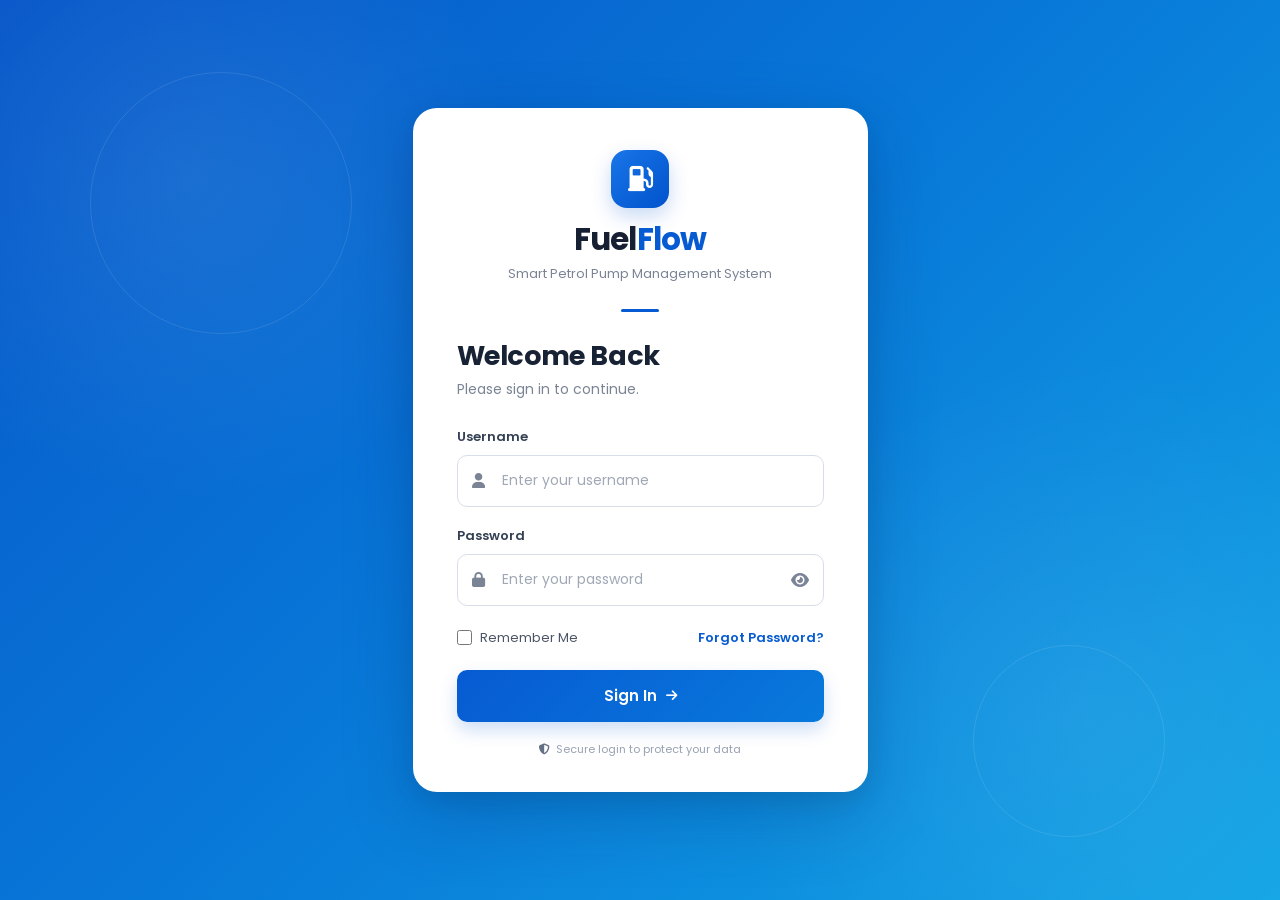
<file: index.html>
<!DOCTYPE html>
<html lang="en">

<head>

    <!-- ==========================
         BASIC META
    =========================== -->

    <meta charset="UTF-8">
    <meta name="viewport" content="width=device-width, initial-scale=1.0">

    <title>FuelFlow | Login</title>


    <!-- ==========================
         GOOGLE FONT
    =========================== -->

    <link rel="preconnect" href="https://fonts.googleapis.com">
    <link rel="preconnect" href="https://fonts.gstatic.com" crossorigin>

    <link
        href="https://fonts.googleapis.com/css2?family=Poppins:wght@300;400;500;600;700&display=swap"
        rel="stylesheet"
    >


    <!-- ==========================
         FONT AWESOME
    =========================== -->

    <link
        rel="stylesheet"
        href="https://cdnjs.cloudflare.com/ajax/libs/font-awesome/6.7.2/css/all.min.css"
    >


    <!-- ==========================
         CSS
    =========================== -->

    <link rel="stylesheet" href="style.css">
    <link rel="stylesheet" href="login.css">

</head>


<body>


    <!-- ==========================
         LOGIN PAGE
    =========================== -->

    <section class="login">


        <!-- ==========================
             LOGIN RIGHT / CONTAINER
        =========================== -->

        <div class="login-right">


            <!-- ==========================
                 LOGIN CARD
            =========================== -->

            <div class="login-card">


                <!-- ==========================
                     BRANDING
                =========================== -->

                <div class="login-brand">

                    <div class="login-logo">

                        <i class="fa-solid fa-gas-pump"></i>

                    </div>

                    <h1>
                        Fuel<span>Flow</span>
                    </h1>

                    <p>
                        Smart Petrol Pump Management System
                    </p>

                </div>


                <!-- ==========================
                     DIVIDER
                =========================== -->

                <div class="brand-divider"></div>


                <!-- ==========================
                     WELCOME
                =========================== -->

                <div class="login-heading">

                    <h2>
                        Welcome Back
                    </h2>

                    <p>
                        Please sign in to continue.
                    </p>

                </div>


                <!-- ==========================
                     LOGIN FORM
                =========================== -->

                <form id="loginForm">


                    <!-- ==========================
                         USERNAME
                    =========================== -->

                    <div class="input-group">

                        <label for="username">
                            Username
                        </label>

                        <div class="input-box">

                            <i class="fa-solid fa-user"></i>

                            <input
                                type="text"
                                id="username"
                                name="username"
                                placeholder="Enter your username"
                                autocomplete="username"
                                required
                            >

                        </div>

                    </div>


                    <!-- ==========================
                         PASSWORD
                    =========================== -->

                    <div class="input-group">

                        <label for="password">
                            Password
                        </label>

                        <div class="input-box">

                            <i class="fa-solid fa-lock"></i>

                            <input
                                type="password"
                                id="password"
                                name="password"
                                placeholder="Enter your password"
                                autocomplete="current-password"
                                required
                            >

                            <i
                                class="fa-solid fa-eye toggle-password"
                                id="togglePassword">
                            </i>

                        </div>

                    </div>


                    <!-- ==========================
                         LOGIN OPTIONS
                    =========================== -->

                    <div class="login-options">

                        <label for="rememberMe">

                            <input
                                type="checkbox"
                                id="rememberMe"
                            >

                            <span>
                                Remember Me
                            </span>

                        </label>


                        <a href="#">
                            Forgot Password?
                        </a>

                    </div>


                    <!-- ==========================
                         LOGIN BUTTON
                    =========================== -->

                    <button
                        type="submit"
                        class="login-btn"
                        id="loginBtn"
                    >

                        <span>
                            Sign In
                        </span>

                        <i class="fa-solid fa-arrow-right"></i>

                    </button>


                </form>


                <!-- ==========================
                     SECURITY MESSAGE
                =========================== -->

                <div class="login-security">

                    <i class="fa-solid fa-shield-halved"></i>

                    <span>
                        Secure login to protect your data
                    </span>

                </div>


            </div>

        </div>

    </section>


    <!-- ==========================
         JAVASCRIPT
    =========================== -->

    <script src="login.js"></script>

</body>

</html>
</file>
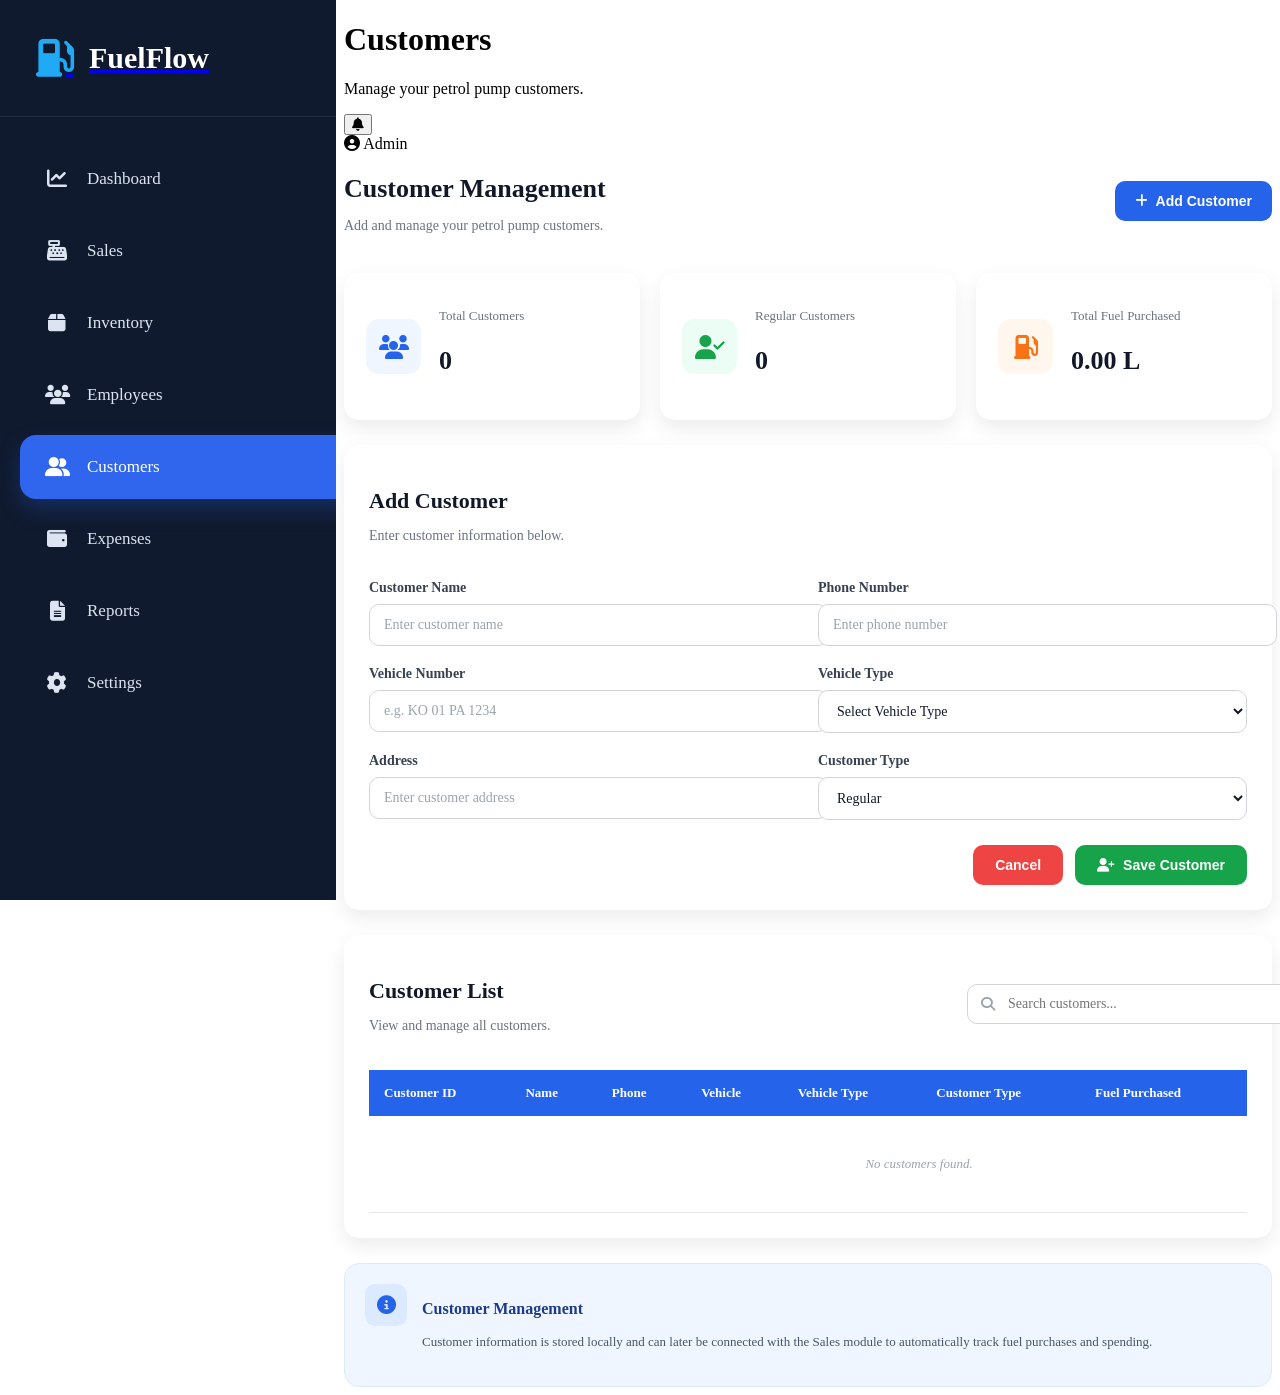
<file: customers.html>
<!DOCTYPE html>
<html lang="en">

<head>


    <meta charset="UTF-8">

    <meta
        name="viewport"
        content="width=device-width, initial-scale=1.0"  >


    <title>FuelFlow | Customers</title>


    <link
        rel="preconnect"
        href="https://fonts.googleapis.com"
    >

    <link
        rel="preconnect"
        href="https://fonts.gstatic.com"
        crossorigin
    >

    <link
        href="https://fonts.googleapis.com/css2?family=Poppins:wght@300;400;500;600;700&display=swap"
        rel="stylesheet"
    >


   

    <link
        rel="stylesheet"
        href="https://cdnjs.cloudflare.com/ajax/libs/font-awesome/6.7.2/css/all.min.css"
    >


    <linkrel="stylesheet"href="style.css"
    >
    <link rel="stylesheet" href="sidebar-logo.css">


    <link
        rel="stylesheet"
        href="customers.css"
    >
    <link rel="stylesheet" href="sidebar-logo.css">

</head>


<body>


    <div class="dashboard">


        <aside class="sidebar">


         

            <a href="dashboard.html" class="logo">
    <i class="fa-solid fa-gas-pump"></i>

    <div>
        <h2>FuelFlow</h2>
    </div>
</a>



      

            <nav>

                <ul>



                    <li>

                        <a href="dashboard.html">

                            <i class="fa-solid fa-chart-line"></i>

                            <span>Dashboard</span>

                        </a>

                    </li>


                    <li>

                        <a href="sales.html">

                            <i class="fa-solid fa-cash-register"></i>

                            <span>Sales</span>

                        </a>

                    </li>



                    <li>

                        <a href="inventory.html">

                            <i class="fa-solid fa-box"></i>

                            <span>Inventory</span>

                        </a>

                    </li>



             

                    <li>

                        <a href="employees.html">

                            <i class="fa-solid fa-users"></i>

                            <span>Employees</span>

                        </a>

                    </li>




                    <li class="active">

                        <a href="customers.html">

                            <i class="fa-solid fa-user-group"></i>

                            <span>Customers</span>

                        </a>

                    </li>



                    <li>

                        <a href="expenses.html">

                            <i class="fa-solid fa-wallet"></i>

                            <span>Expenses</span>

                        </a>

                    </li>




                    <li>

                        <a href="reports.html">

                            <i class="fa-solid fa-file-lines"></i>

                            <span>Reports</span>

                        </a>

                    </li>




                    <li>

                        <a href="settings.html">

                            <i class="fa-solid fa-gear"></i>

                            <span>Settings</span>

                        </a>

                    </li>


                </ul>

            </nav>


        </aside>

        <main class="main-content">


            <header class="topbar">


                <div>

                    <h1>Customers</h1>

                    <p>
                        Manage your petrol pump customers.
                    </p>

                </div>



                <div class="topbar-right">



                    <button>

                        <i class="fa-solid fa-bell"></i>

                    </button>



                

                    <div class="profile">

                        <i class="fa-solid fa-circle-user"></i>

                        <span>Admin</span>

                    </div>


                </div>


            </header>


            <section class="content">


                <div class="page-intro">


                    <div>

                        <h2>
                            Customer Management
                        </h2>

                        <p>
                            Add and manage your petrol pump customers.
                        </p>

                    </div>



                    <button
                        class="add-customer-btn"
                        id="openCustomerForm"
                    >

                        <i class="fa-solid fa-plus"></i>

                        Add Customer

                    </button>


                </div>


                <div class="customer-summary">


                    <!-- Total Customers -->

                    <div class="customer-card">


                        <div class="customer-card-icon">

                            <i class="fa-solid fa-users"></i>

                        </div>


                        <div>

                            <p>
                                Total Customers
                            </p>

                            <h2 id="totalCustomers">
                                0
                            </h2>

                        </div>


                    </div>



             

                    <div class="customer-card">


                        <div class="customer-card-icon">

                            <i class="fa-solid fa-user-check"></i>

                        </div>


                        <div>

                            <p>
                                Regular Customers
                            </p>

                            <h2 id="regularCustomers">
                                0
                            </h2>

                        </div>


                    </div>



                    

                    <div class="customer-card">


                        <div class="customer-card-icon">

                            <i class="fa-solid fa-gas-pump"></i>

                        </div>


                        <div>

                            <p>
                                Total Fuel Purchased
                            </p>

                            <h2 id="totalCustomerFuel">
                                0 L
                            </h2>

                        </div>


                    </div>


                </div>


                <div class="customer-form-card" id="customerFormCard" >


            

                    <div class="section-header">


                        <div>

                            <h2>
                                Add Customer
                            </h2>

                            <p>
                                Enter customer information below.
                            </p>

                        </div>


                    </div>



                  

                    <form id="customerForm">


                        <div class="customer-form-grid">


                       

                            <div class="form-group">

                                <label for="customerName">

                                    Customer Name

                                </label>


                                <input
                                    type="text"
                                    id="customerName"
                                    placeholder="Enter customer name"
                                    required
                                >

                            </div>



                          

                            <div class="form-group">

                                <label for="customerPhone">

                                    Phone Number

                                </label>


                                <input
                                    type="tel"
                                    id="customerPhone"
                                    placeholder="Enter phone number"
                                    required
                                >

                            </div>



                    

                            <div class="form-group">

                                <label for="customerVehicle">

                                    Vehicle Number

                                </label>


                                <input
                                    type="text"
                                    id="customerVehicle"
                                    placeholder="e.g. KO 01 PA 1234"
                                    required
                                >

                            </div>



                       

                            <div class="form-group">

                                <label for="vehicleType">

                                    Vehicle Type

                                </label>


                                <select
                                    id="vehicleType"
                                    required
                                >

                                    <option value="">

                                        Select Vehicle Type

                                    </option>


                                    <option value="Motorcycle">

                                        Motorcycle

                                    </option>


                                    <option value="Car">

                                        Car

                                    </option>


                                    <option value="Jeep">

                                        Jeep

                                    </option>


                                    <option value="Van">

                                        Van

                                    </option>


                                    <option value="Bus">

                                        Bus

                                    </option>


                                    <option value="Truck">

                                        Truck

                                    </option>


                                    <option value="Other">

                                        Other

                                    </option>

                                </select>

                            </div>



                         

                            <div class="form-group">

                                <label for="customerAddress">

                                    Address

                                </label>


                                <input
                                    type="text"
                                    id="customerAddress"
                                    placeholder="Enter customer address"
                                >

                            </div>



                       

                            <div class="form-group">

                                <label for="customerType">

                                    Customer Type

                                </label>


                                <select
                                    id="customerType"
                                    required
                                >

                                    <option value="Regular">

                                        Regular

                                    </option>


                                    <option value="Walk-in">

                                        Walk-in

                                    </option>


                                    <option value="Business">

                                        Business

                                    </option>

                                </select>

                            </div>


                        </div>




                        <div class="customer-form-buttons">


                            <button
                                type="button"
                                class="customer-cancel-btn"
                                id="cancelCustomer"
                            >

                                Cancel

                            </button>



                            <button
                                type="submit"
                                class="customer-save-btn"
                            >

                                <i class="fa-solid fa-user-plus"></i>

                                Save Customer

                            </button>


                        </div>


                    </form>


                </div>


                <div class="customer-list-card">


                    <!-- Section Header -->

                    <div class="section-header">


                        <div>

                            <h2>
                                Customer List
                            </h2>

                            <p>
                                View and manage all customers.
                            </p>

                        </div>



                    

                        <div class="customer-search">

                            <i class="fa-solid fa-search"></i>


                            <input
                                type="text"
                                id="customerSearch"
                                placeholder="Search customers..."
                            >

                        </div>


                    </div>



                    <div class="customer-table-container">


                        <table>


                            <thead>

                                <tr>

                                    <th>
                                        Customer ID
                                    </th>

                                    <th>
                                        Name
                                    </th>

                                    <th>
                                        Phone
                                    </th>

                                    <th>
                                        Vehicle
                                    </th>

                                    <th>
                                        Vehicle Type
                                    </th>

                                    <th>
                                        Customer Type
                                    </th>

                                    <th>
                                        Fuel Purchased
                                    </th>

                                    <th>
                                        Total Spent
                                    </th>

                                    <th>
                                        Actions
                                    </th>

                                </tr>

                            </thead>



                            <tbody id="customerTableBody">


                                <tr>

                                    <td
                                        colspan="9"
                                        class="empty-customers"
                                    >

                                        No customers found.

                                    </td>

                                </tr>


                            </tbody>


                        </table>


                    </div>


                </div>



                <div class="customer-info-panel">


                    <div class="info-icon">

                        <i class="fa-solid fa-circle-info"></i>

                    </div>



                    <div>

                        <h3>
                            Customer Management
                        </h3>


                        <p>

                            Customer information is stored locally
                            and can later be connected with the
                            Sales module to automatically track
                            fuel purchases and spending.

                        </p>

                    </div>


                </div>


            </section>


        </main>


    </div>


    <script src="customers.js"></script>


</body>

</html>
</file>
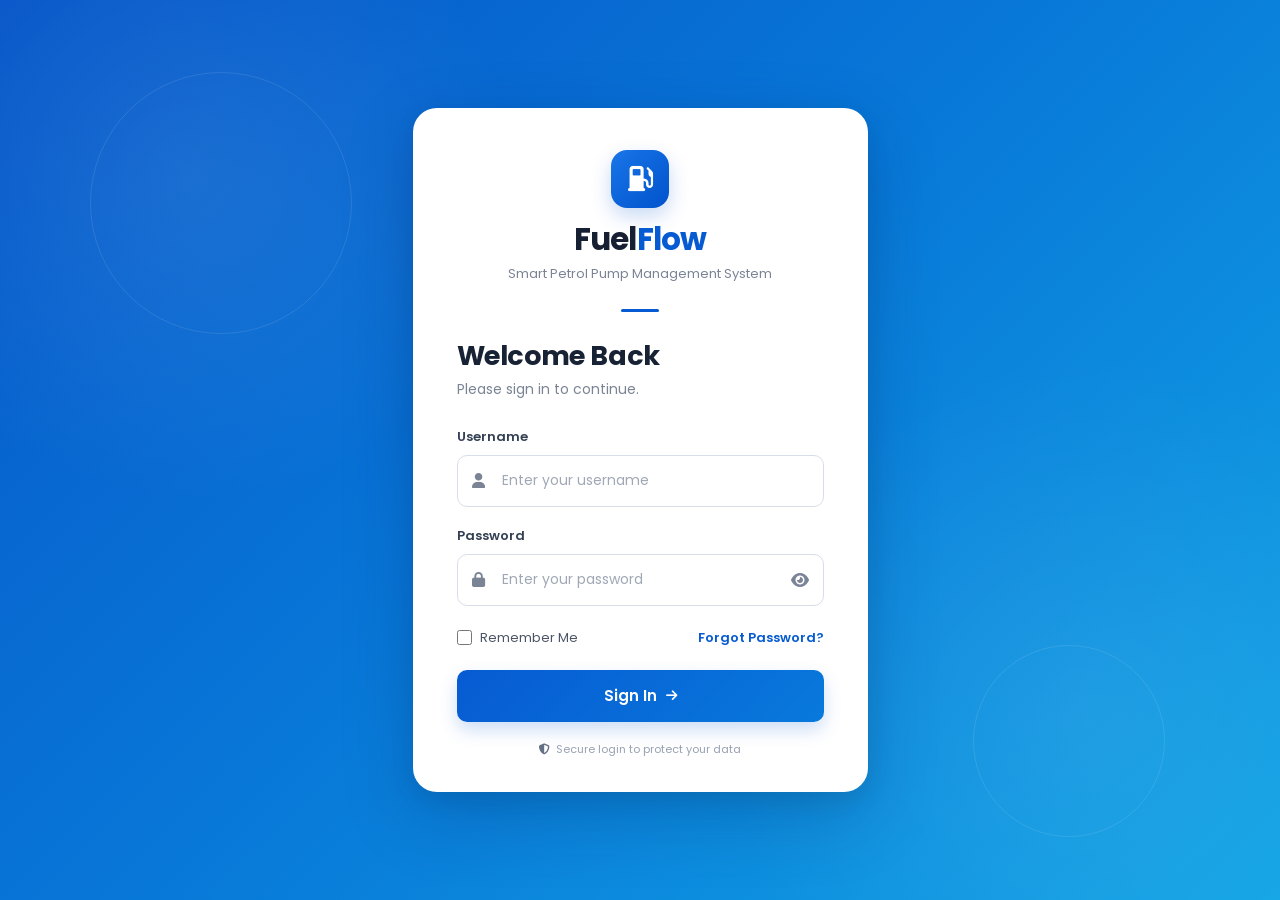
<file: employees.html>
<!DOCTYPE html>
<html lang="en">

<head>

    <!-- ==============================
         Meta
    =============================== -->

    <meta charset="UTF-8">

    <meta
        name="viewport"
        content="width=device-width, initial-scale=1.0"
    >

    <title>FuelFlow | Employees</title>


    <!-- ==============================
         Google Font
    =============================== -->

    <link
        rel="preconnect"
        href="https://fonts.googleapis.com"
    >

    <link
        rel="preconnect"
        href="https://fonts.gstatic.com"
        crossorigin
    >

    <link
        href="https://fonts.googleapis.com/css2?family=Poppins:wght@300;400;500;600;700&display=swap"
        rel="stylesheet"
    >


    <!-- ==============================
         Font Awesome
    =============================== -->

    <link
        rel="stylesheet"
        href="https://cdnjs.cloudflare.com/ajax/libs/font-awesome/6.7.2/css/all.min.css"
    >


    <!-- ==============================
         CSS
    =============================== -->

    <link rel="stylesheet" href="style.css">

    <link rel="stylesheet" href="employees.css">
    <link rel="stylesheet" href="sidebar-logo.css">


</head>


<body>


    <!-- ==============================
         Dashboard Container
    =============================== -->

    <div class="dashboard">


        <!-- ==============================
             SIDEBAR
        =============================== -->

        <aside class="sidebar">


            <!-- Logo -->

            <a href="dashboard.html" class="logo">
    <i class="fa-solid fa-gas-pump"></i>

    <div>
        <h2>FuelFlow</h2>
    </div>
</a>



            <!-- Navigation -->

            <nav>

                <ul>


                    <li>

                        <a href="dashboard.html">

                            <i class="fa-solid fa-chart-line"></i>

                            <span>Dashboard</span>

                        </a>

                    </li>



                    <li>

                        <a href="sales.html">

                            <i class="fa-solid fa-cash-register"></i>

                            <span>Sales</span>

                        </a>

                    </li>



                    <li>

                        <a href="inventory.html">

                            <i class="fa-solid fa-box"></i>

                            <span>Inventory</span>

                        </a>

                    </li>



                    <li class="active">

                        <a href="employees.html">

                            <i class="fa-solid fa-users"></i>

                            <span>Employees</span>

                        </a>

                    </li>



                    <li>

                        <a href="customers.html">

                            <i class="fa-solid fa-user-group"></i>

                            <span>Customers</span>

                        </a>

                    </li>



                    <li>

                        <a href="expenses.html">

                            <i class="fa-solid fa-wallet"></i>

                            <span>Expenses</span>

                        </a>

                    </li>



                    <li>

                        <a href="reports.html">

                            <i class="fa-solid fa-file-lines"></i>

                            <span>Reports</span>

                        </a>

                    </li>



                    <li>

                        <a href="settings.html">

                            <i class="fa-solid fa-gear"></i>

                            <span>Settings</span>

                        </a>

                    </li>


                </ul>

            </nav>


        </aside>



        <!-- ==============================
             MAIN CONTENT
        =============================== -->

        <main class="main-content">


            <!-- ==============================
                 TOPBAR
            =============================== -->

            <header class="topbar">


                <div>

                    <h1>Employees</h1>

                    <p>
                        Manage your petrol pump employees.
                    </p>

                </div>



                <div class="topbar-right">


                    <button>

                        <i class="fa-solid fa-bell"></i>

                    </button>



                    <div class="profile">

                        <i class="fa-solid fa-circle-user"></i>

                        <span>Admin</span>

                    </div>


                </div>


            </header>



            <!-- ==============================
                 CONTENT
            =============================== -->

            <section class="content">


                <!-- ==============================
                     PAGE INTRO
                =============================== -->

                <div class="page-intro">

                    <div>

                        <h2>Employee Management</h2>

                        <p>
                            Add, manage and monitor your employees.
                        </p>

                    </div>


                    <button
                        class="add-employee-btn"
                        id="openEmployeeForm"
                    >

                        <i class="fa-solid fa-plus"></i>

                        Add Employee

                    </button>

                </div>



                <!-- ==============================
                     SUMMARY CARDS
                =============================== -->

                <div class="employee-summary">


                    <!-- Total Employees -->

                    <div class="employee-card">


                        <div class="employee-card-icon">

                            <i class="fa-solid fa-users"></i>

                        </div>


                        <div>

                            <p>Total Employees</p>

                            <h2 id="totalEmployees">
                                0
                            </h2>

                        </div>


                    </div>



                    <!-- Active -->

                    <div class="employee-card">


                        <div class="employee-card-icon">

                            <i class="fa-solid fa-user-check"></i>

                        </div>


                        <div>

                            <p>Active Employees</p>

                            <h2 id="activeEmployees">
                                0
                            </h2>

                        </div>


                    </div>



                    <!-- On Leave -->

                    <div class="employee-card">


                        <div class="employee-card-icon">

                            <i class="fa-solid fa-user-clock"></i>

                        </div>


                        <div>

                            <p>On Leave</p>

                            <h2 id="leaveEmployees">
                                0
                            </h2>

                        </div>


                    </div>



                </div>



                <!-- ==============================
                     ADD EMPLOYEE FORM
                =============================== -->

                <div
                    class="employee-form-card"
                    id="employeeFormCard"
                >


                    <div class="section-header">


                        <div>

                            <h2>Add Employee</h2>

                            <p>
                                Enter employee information below.
                            </p>

                        </div>


                    </div>



                    <form id="employeeForm">


                        <div class="employee-form-grid">


                            <!-- Name -->

                            <div class="form-group">

                                <label for="employeeName">
                                    Employee Name
                                </label>

                                <input
                                    type="text"
                                    id="employeeName"
                                    placeholder="Enter employee name"
                                    required
                                >

                            </div>



                            <!-- Phone -->

                            <div class="form-group">

                                <label for="employeePhone">
                                    Phone Number
                                </label>

                                <input
                                    type="tel"
                                    id="employeePhone"
                                    placeholder="Enter phone number"
                                    required
                                >

                            </div>



                            <!-- Position -->

                            <div class="form-group">

                                <label for="employeePosition">
                                    Position
                                </label>

                                <select
                                    id="employeePosition"
                                    required
                                >

                                    <option value="">
                                        Select Position
                                    </option>

                                    <option value="Manager">
                                        Manager
                                    </option>

                                    <option value="Cashier">
                                        Cashier
                                    </option>

                                    <option value="Fuel Attendant">
                                        Fuel Attendant
                                    </option>

                                    <option value="Accountant">
                                        Accountant
                                    </option>

                                    <option value="Security">
                                        Security
                                    </option>

                                    <option value="Cleaner">
                                        Cleaner
                                    </option>

                                </select>

                            </div>



                            <!-- Salary -->

                            <div class="form-group">

                                <label for="employeeSalary">
                                    Monthly Salary
                                </label>

                                <input
                                    type="number"
                                    id="employeeSalary"
                                    placeholder="Enter salary"
                                    min="0"
                                    required
                                >

                            </div>



                            <!-- Joining Date -->

                            <div class="form-group">

                                <label for="joiningDate">
                                    Joining Date
                                </label>

                                <input
                                    type="date"
                                    id="joiningDate"
                                    required
                                >

                            </div>



                            <!-- Status -->

                            <div class="form-group">

                                <label for="employeeStatus">
                                    Status
                                </label>

                                <select
                                    id="employeeStatus"
                                    required
                                >

                                    <option value="Active">
                                        Active
                                    </option>

                                    <option value="On Leave">
                                        On Leave
                                    </option>

                                    <option value="Inactive">
                                        Inactive
                                    </option>

                                </select>

                            </div>


                        </div>



                        <!-- Buttons -->

                        <div class="employee-form-buttons">


                            <button
                                type="button"
                                class="employee-cancel-btn"
                                id="cancelEmployee"
                            >

                                Cancel

                            </button>



                            <button
                                type="submit"
                                class="employee-save-btn"
                            >

                                <i class="fa-solid fa-user-plus"></i>

                                Save Employee

                            </button>


                        </div>


                    </form>


                </div>
                                <!-- ==============================
                     EMPLOYEE LIST
                =============================== -->

                <div class="employee-list-card">


                    <!-- Section Header -->

                    <div class="section-header">


                        <div>

                            <h2>Employee List</h2>

                            <p>
                                View and manage all employees.
                            </p>

                        </div>


                        <!-- Search -->

                        <div class="employee-search">

                            <i class="fa-solid fa-search"></i>

                            <input
                                type="text"
                                id="employeeSearch"
                                placeholder="Search employees..."
                            >

                        </div>


                    </div>



                    <!-- ==============================
                         TABLE
                    =============================== -->

                    <div class="employee-table-container">


                        <table>


                            <thead>

                                <tr>

                                    <th>Employee ID</th>

                                    <th>Name</th>

                                    <th>Phone</th>

                                    <th>Position</th>

                                    <th>Salary</th>

                                    <th>Joining Date</th>

                                    <th>Status</th>

                                    <th>Actions</th>

                                </tr>

                            </thead>



                            <tbody id="employeeTableBody">


                                <!-- Employees will be
                                     added by JavaScript -->

                                <tr>

                                    <td
                                        colspan="8"
                                        class="empty-employees"
                                    >

                                        No employees found.

                                    </td>

                                </tr>


                            </tbody>


                        </table>


                    </div>


                </div>



                <!-- ==============================
                     EMPLOYEE DETAILS
                =============================== -->

                <div class="employee-info-panel">


                    <div class="info-icon">

                        <i class="fa-solid fa-circle-info"></i>

                    </div>


                    <div>

                        <h3>Employee Management</h3>

                        <p>

                            Keep your employee records organized
                            and up to date. Employee information
                            is stored locally and will remain
                            available after refreshing the page.

                        </p>

                    </div>


                </div>


            </section>


        </main>


    </div>



    <!-- ==============================
         JavaScript
    =============================== -->

    <script src="employees.js"></script>


</body>

</html>
</file>
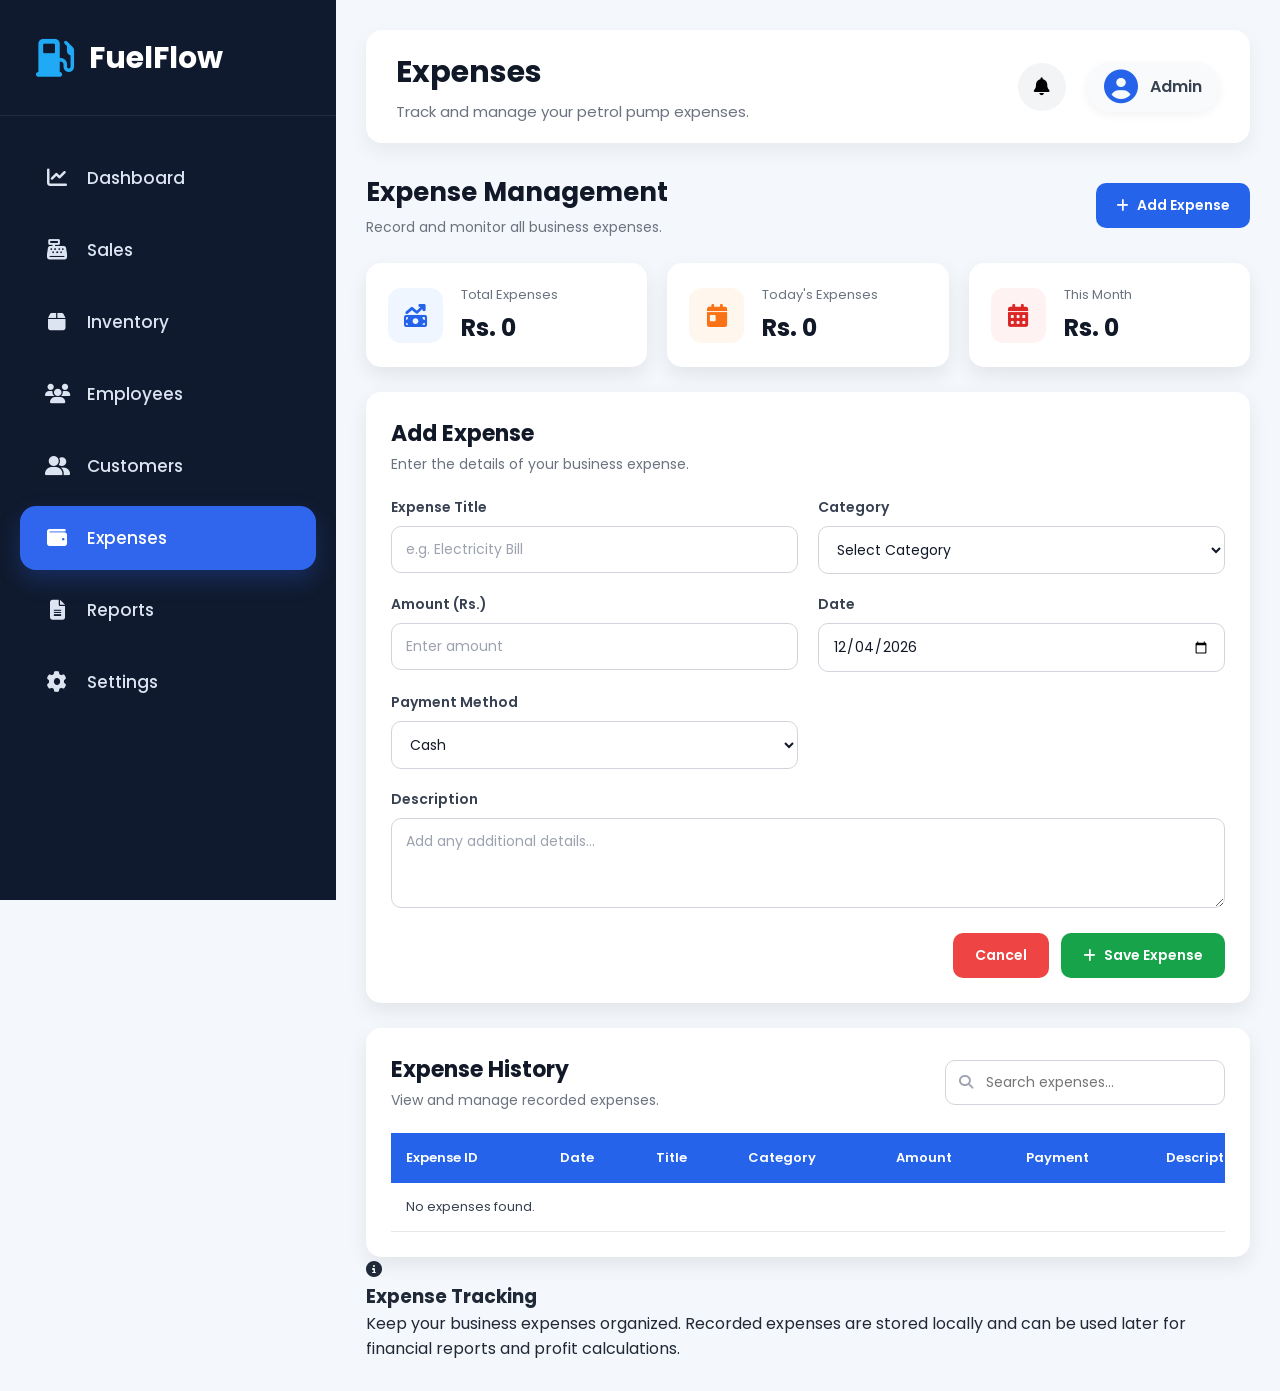
<file: expenses.html>
<!DOCTYPE html>
<html lang="en">

<head>

    <!-- ==========================================
         META
    ========================================== -->

    <meta charset="UTF-8">

    <meta
        name="viewport"
        content="width=device-width, initial-scale=1.0"
    >

    <title>FuelFlow | Expenses</title>


    <!-- ==========================================
         GOOGLE FONT
    ========================================== -->

    <link
        rel="preconnect"
        href="https://fonts.googleapis.com"
    >

    <link
        rel="preconnect"
        href="https://fonts.gstatic.com"
        crossorigin
    >

    <link
        href="https://fonts.googleapis.com/css2?family=Poppins:wght@300;400;500;600;700&display=swap"
        rel="stylesheet"
    >


    <!-- ==========================================
         FONT AWESOME
    ========================================== -->

    <link
        rel="stylesheet"
        href="https://cdnjs.cloudflare.com/ajax/libs/font-awesome/6.7.2/css/all.min.css"
    >


    <!-- ==========================================
         MAIN CSS
    ========================================== -->

    <link
        rel="stylesheet"
        href="style.css"
    >


    <!-- ==========================================
         EXPENSES CSS
    ========================================== -->

    <link
        rel="stylesheet"
        href="expenses.css"
    >
    <link rel="stylesheet" href="sidebar-logo.css">

</head>


<body>


    <!-- ==========================================
         DASHBOARD
    ========================================== -->

    <div class="dashboard">


        <!-- ==========================================
             SIDEBAR
        ========================================== -->

        <aside class="sidebar">


            <!-- Logo -->

            <a href="dashboard.html" class="logo">
    <i class="fa-solid fa-gas-pump"></i>

    <div>
        <h2>FuelFlow</h2>
    </div>
</a>

            <!-- Navigation -->

            <nav>

                <ul>


                    <!-- Dashboard -->

                    <li>

                        <a href="dashboard.html">

                            <i class="fa-solid fa-chart-line"></i>

                            <span>Dashboard</span>

                        </a>

                    </li>


                    <!-- Sales -->

                    <li>

                        <a href="sales.html">

                            <i class="fa-solid fa-cash-register"></i>

                            <span>Sales</span>

                        </a>

                    </li>


                    <!-- Inventory -->

                    <li>

                        <a href="inventory.html">

                            <i class="fa-solid fa-box"></i>

                            <span>Inventory</span>

                        </a>

                    </li>


                    <!-- Employees -->

                    <li>

                        <a href="employees.html">

                            <i class="fa-solid fa-users"></i>

                            <span>Employees</span>

                        </a>

                    </li>


                    <!-- Customers -->

                    <li>

                        <a href="customers.html">

                            <i class="fa-solid fa-user-group"></i>

                            <span>Customers</span>

                        </a>

                    </li>


                    <!-- Expenses -->

                    <li class="active">

                        <a href="expenses.html">

                            <i class="fa-solid fa-wallet"></i>

                            <span>Expenses</span>

                        </a>

                    </li>


                    <!-- Reports -->

                    <li>

                        <a href="reports.html">

                            <i class="fa-solid fa-file-lines"></i>

                            <span>Reports</span>

                        </a>

                    </li>


                    <!-- Settings -->

                    <li>

                        <a href="settings.html">

                            <i class="fa-solid fa-gear"></i>

                            <span>Settings</span>

                        </a>

                    </li>


                </ul>

            </nav>


        </aside>



        <!-- ==========================================
             MAIN CONTENT
        ========================================== -->

        <main class="main-content">


            <!-- ==========================================
                 TOPBAR
            ========================================== -->

            <header class="topbar">


                <div>

                    <h1>Expenses</h1>

                    <p>
                        Track and manage your petrol pump expenses.
                    </p>

                </div>


                <div class="topbar-right">


                    <button>

                        <i class="fa-solid fa-bell"></i>

                    </button>


                    <div class="profile">

                        <i class="fa-solid fa-circle-user"></i>

                        <span>Admin</span>

                    </div>


                </div>


            </header>



            <!-- ==========================================
                 CONTENT
            ========================================== -->

            <section class="content">


                <!-- ==========================================
                     PAGE INTRO
                ========================================== -->

                <div class="page-intro">


                    <div>

                        <h2>
                            Expense Management
                        </h2>

                        <p>
                            Record and monitor all business expenses.
                        </p>

                    </div>


                    <button
                        class="add-expense-btn"
                        id="openExpenseForm"
                    >

                        <i class="fa-solid fa-plus"></i>

                        Add Expense

                    </button>


                </div>



                <!-- ==========================================
                     SUMMARY CARDS
                ========================================== -->

                <div class="expense-summary">


                    <!-- Total Expenses -->

                    <div class="expense-card">


                        <div class="expense-card-icon">

                            <i class="fa-solid fa-money-bill-trend-up"></i>

                        </div>


                        <div>

                            <p>
                                Total Expenses
                            </p>

                            <h2 id="totalExpenses">
                                Rs. 0
                            </h2>

                        </div>


                    </div>



                    <!-- Today's Expenses -->

                    <div class="expense-card">


                        <div class="expense-card-icon today">

                            <i class="fa-solid fa-calendar-day"></i>

                        </div>


                        <div>

                            <p>
                                Today's Expenses
                            </p>

                            <h2 id="todayExpenses">
                                Rs. 0
                            </h2>

                        </div>


                    </div>



                    <!-- Monthly Expenses -->

                    <div class="expense-card">


                        <div class="expense-card-icon monthly">

                            <i class="fa-solid fa-calendar-days"></i>

                        </div>


                        <div>

                            <p>
                                This Month
                            </p>

                            <h2 id="monthlyExpenses">
                                Rs. 0
                            </h2>

                        </div>


                    </div>


                </div>



                <!-- ==========================================
                     ADD EXPENSE FORM
                ========================================== -->

                <div
                    class="expense-form-card"
                    id="expenseFormCard"
                >


                    <div class="section-header">


                        <div>

                            <h2>
                                Add Expense
                            </h2>

                            <p>
                                Enter the details of your business expense.
                            </p>

                        </div>


                    </div>



                    <form id="expenseForm">


                        <div class="expense-form-grid">


                            <!-- Expense Title -->

                            <div class="form-group">

                                <label for="expenseTitle">

                                    Expense Title

                                </label>


                                <input
                                    type="text"
                                    id="expenseTitle"
                                    placeholder="e.g. Electricity Bill"
                                    required
                                >

                            </div>



                            <!-- Category -->

                            <div class="form-group">

                                <label for="expenseCategory">

                                    Category

                                </label>


                                <select
                                    id="expenseCategory"
                                    required
                                >

                                    <option value="">

                                        Select Category

                                    </option>


                                    <option value="Electricity">

                                        Electricity

                                    </option>


                                    <option value="Water">

                                        Water

                                    </option>


                                    <option value="Salary">

                                        Salary

                                    </option>


                                    <option value="Maintenance">

                                        Maintenance

                                    </option>


                                    <option value="Rent">

                                        Rent

                                    </option>


                                    <option value="Fuel Purchase">

                                        Fuel Purchase

                                    </option>


                                    <option value="Supplies">

                                        Supplies

                                    </option>


                                    <option value="Transportation">

                                        Transportation

                                    </option>


                                    <option value="Other">

                                        Other

                                    </option>

                                </select>

                            </div>



                            <!-- Amount -->

                            <div class="form-group">

                                <label for="expenseAmount">

                                    Amount (Rs.)

                                </label>


                                <input
                                    type="number"
                                    id="expenseAmount"
                                    placeholder="Enter amount"
                                    min="0"
                                    step="0.01"
                                    required
                                >

                            </div>



                            <!-- Date -->

                            <div class="form-group">

                                <label for="expenseDate">

                                    Date

                                </label>


                                <input
                                    type="date"
                                    id="expenseDate"
                                    required
                                >

                            </div>



                            <!-- Payment Method -->

                            <div class="form-group">

                                <label for="expensePayment">

                                    Payment Method

                                </label>


                                <select
                                    id="expensePayment"
                                    required
                                >

                                    <option value="Cash">

                                        Cash

                                    </option>


                                    <option value="Bank">

                                        Bank

                                    </option>


                                    <option value="Card">

                                        Card

                                    </option>


                                    <option value="Online">

                                        Online

                                    </option>

                                </select>

                            </div>



                            <!-- Description -->

                            <div class="form-group full-width">

                                <label for="expenseDescription">

                                    Description

                                </label>


                                <textarea
                                    id="expenseDescription"
                                    rows="3"
                                    placeholder="Add any additional details..."
                                ></textarea>

                            </div>


                        </div>



                        <!-- Form Buttons -->

                        <div class="expense-form-buttons">


                            <button
                                type="button"
                                class="expense-cancel-btn"
                                id="cancelExpense"
                            >

                                Cancel

                            </button>


                            <button
                                type="submit"
                                class="expense-save-btn"
                            >

                                <i class="fa-solid fa-plus"></i>

                                Save Expense

                            </button>


                        </div>


                    </form>


                </div>



                <!-- ==========================================
                     EXPENSE HISTORY
                ========================================== -->

                <div class="expense-list-card">


                    <!-- Header -->

                    <div class="section-header">


                        <div>

                            <h2>
                                Expense History
                            </h2>

                            <p>
                                View and manage recorded expenses.
                            </p>

                        </div>



                        <!-- Search -->

                        <div class="expense-search">

                            <i class="fa-solid fa-search"></i>


                            <input
                                type="text"
                                id="expenseSearch"
                                placeholder="Search expenses..."
                            >

                        </div>


                    </div>



                    <!-- ==========================================
                         TABLE
                    ========================================== -->

                    <div class="expense-table-container">


                        <table>


                            <thead>

                                <tr>

                                    <th>
                                        Expense ID
                                    </th>

                                    <th>
                                        Date
                                    </th>

                                    <th>
                                        Title
                                    </th>

                                    <th>
                                        Category
                                    </th>

                                    <th>
                                        Amount
                                    </th>

                                    <th>
                                        Payment
                                    </th>

                                    <th>
                                        Description
                                    </th>

                                    <th>
                                        Actions
                                    </th>

                                </tr>

                            </thead>


                            <tbody id="expenseTableBody">


                                <tr>

                                    <td
                                        colspan="8"
                                        class="empty-expenses"
                                    >

                                        No expenses recorded yet.

                                    </td>

                                </tr>


                            </tbody>


                        </table>


                    </div>


                </div>



                <!-- ==========================================
                     INFORMATION PANEL
                ========================================== -->

                <div class="expense-info-panel">


                    <div class="info-icon">

                        <i class="fa-solid fa-circle-info"></i>

                    </div>


                    <div>

                        <h3>
                            Expense Tracking
                        </h3>


                        <p>

                            Keep your business expenses organized.
                            Recorded expenses are stored locally and
                            can be used later for financial reports
                            and profit calculations.

                        </p>

                    </div>


                </div>


            </section>


        </main>


    </div>



    <!-- ==========================================
         JAVASCRIPT
    ========================================== -->

    <script src="expenses.js"></script>


</body>

</html>
</file>
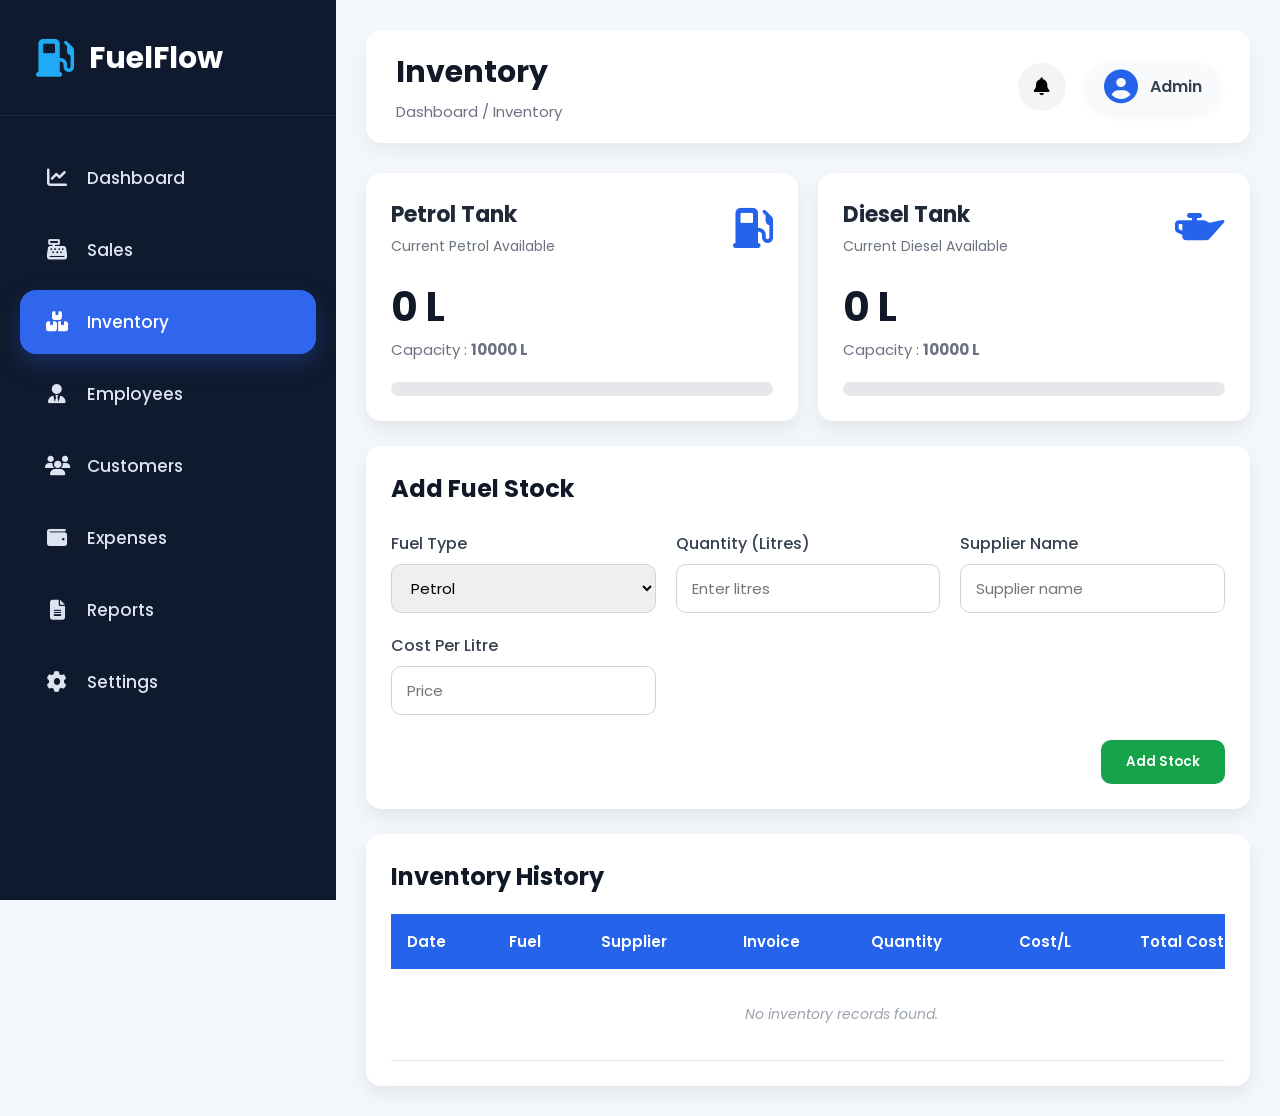
<file: inventory.html>
<!DOCTYPE html>
<html lang="en">

<head>

    <meta charset="UTF-8">
    <meta name="viewport"
          content="width=device-width, initial-scale=1.0">

    <title>FuelFlow | Inventory</title>

    <!-- Google Font -->

    <link rel="preconnect"
          href="https://fonts.googleapis.com">

    <link rel="preconnect"
          href="https://fonts.gstatic.com"
          crossorigin>

    <link href="https://fonts.googleapis.com/css2?family=Poppins:wght@300;400;500;600;700&display=swap"
          rel="stylesheet">

    <!-- Font Awesome -->

    <link rel="stylesheet"
          href="https://cdnjs.cloudflare.com/ajax/libs/font-awesome/6.7.2/css/all.min.css">

    <!-- CSS -->

    <link rel="stylesheet"
          href="style.css">

    <link rel="stylesheet"
          href="inventory.css">
          <link rel="stylesheet" href="sidebar-logo.css">

</head>

<body>

<div class="dashboard">

<!-- ===========================
        Sidebar
=========================== -->

<aside class="sidebar">
 <a href="dashboard.html" class="logo">
    <i class="fa-solid fa-gas-pump"></i>

    <div>
        <h2>FuelFlow</h2>
    </div>
</a>

    

    <nav>

        <ul>

            <li>

                <a href="dashboard.html">

                    <i class="fa-solid fa-chart-line"></i>

                    <span>Dashboard</span>

                </a>

            </li>

            <li>

                <a href="sales.html">

                    <i class="fa-solid fa-cash-register"></i>

                    <span>Sales</span>

                </a>

            </li>

            <li class="active">

                <a href="inventory.html">

                    <i class="fa-solid fa-boxes-stacked"></i>

                    <span>Inventory</span>

                </a>

            </li>

            <li>

                <a href="employees.html">

                    <i class="fa-solid fa-user-tie"></i>

                    <span>Employees</span>

                </a>

            </li>

            <li>

                <a href="customers.html">

                    <i class="fa-solid fa-users"></i>

                    <span>Customers</span>

                </a>

            </li>

            <li>

                <a href="expenses.html">

                    <i class="fa-solid fa-wallet"></i>

                    <span>Expenses</span>

                </a>

            </li>

            <li>

                <a href="reports.html">

                    <i class="fa-solid fa-file-lines"></i>

                    <span>Reports</span>

                </a>

            </li>

            <li>

                <a href="settings.html">

                    <i class="fa-solid fa-gear"></i>

                    <span>Settings</span>

                </a>

            </li>

        </ul>

    </nav>

</aside>

<!-- ===========================
        Main Content
=========================== -->

<main class="main-content">

<header class="topbar">

    <div>

        <h1>Inventory</h1>

        <p>Dashboard / Inventory</p>

    </div>

    <div class="topbar-right">

        <button>

            <i class="fa-solid fa-bell"></i>

        </button>

        <div class="profile">

            <i class="fa-solid fa-circle-user"></i>

            <span>Admin</span>

        </div>

    </div>

</header>

<section class="inventory-content">
    <!-- ===========================
        Inventory Summary
=========================== -->

<div class="inventory-summary">

    <!-- Petrol Tank -->

    <div class="inventory-card">

        <div class="inventory-header">

            <div>

                <h3>Petrol Tank</h3>

                <p>Current Petrol Available</p>

            </div>

            <i class="fa-solid fa-gas-pump inventory-icon"></i>

        </div>

        <div class="stock-info">

            <h1 id="petrolStock">

                0 L

            </h1>

            <span>

                Capacity :
                <strong id="petrolCapacity">

                    10000 L

                </strong>

            </span>

        </div>

        <div class="progress-bar">

            <div
                class="progress-fill petrol-progress"
                id="petrolProgress">

            </div>

        </div>

    </div>



    <!-- Diesel Tank -->

    <div class="inventory-card">

        <div class="inventory-header">

            <div>

                <h3>Diesel Tank</h3>

                <p>Current Diesel Available</p>

            </div>

            <i class="fa-solid fa-oil-can inventory-icon"></i>

        </div>

        <div class="stock-info">

            <h1 id="dieselStock">

                0 L

            </h1>

            <span>

                Capacity :
                <strong id="dieselCapacity">

                    10000 L

                </strong>

            </span>

        </div>

        <div class="progress-bar">

            <div
                class="progress-fill diesel-progress"
                id="dieselProgress">

            </div>

        </div>

    </div>

</div>
<div class="inventory-form-card">

<h2>
Add Fuel Stock
</h2>


<div class="form-grid">


<div class="form-group">

<label>
Fuel Type
</label>

<select id="inventoryFuel">

<option>
Petrol
</option>

<option>
Diesel
</option>

</select>

</div>



<div class="form-group">

<label>
Quantity (Litres)
</label>

<input 
type="number"
id="inventoryQuantity"
placeholder="Enter litres">

</div>



<div class="form-group">

<label>
Supplier Name
</label>

<input
type="text"
id="supplier"
placeholder="Supplier name">

</div>



<div class="form-group">

<label>
Cost Per Litre
</label>

<input
type="number"
id="cost"
placeholder="Price">

</div>


</div>



<div class="buttons">

<button class="save-btn" id="addStock">

Add Stock

</button>


</div>


</div>
<!-- ===========================
        Inventory History
=========================== -->

<section class="inventory-history">

    <div class="section-header">

        <h2>Inventory History</h2>

    </div>

    <div class="table-container">

        <table>

            <thead>

                <tr>

                    <th>Date</th>

                    <th>Fuel</th>

                    <th>Supplier</th>

                    <th>Invoice</th>

                    <th>Quantity</th>

                    <th>Cost/L</th>

                    <th>Total Cost</th>

                </tr>

            </thead>

            <tbody id="inventoryTableBody">

                <tr>

                    <td colspan="7">

                        No inventory records found.

                    </td>

                </tr>

            </tbody>

        </table>

    </div>

</section>

</section>

</main>

</div>

<script src="inventory.js"></script>

</body>

</html>
</file>
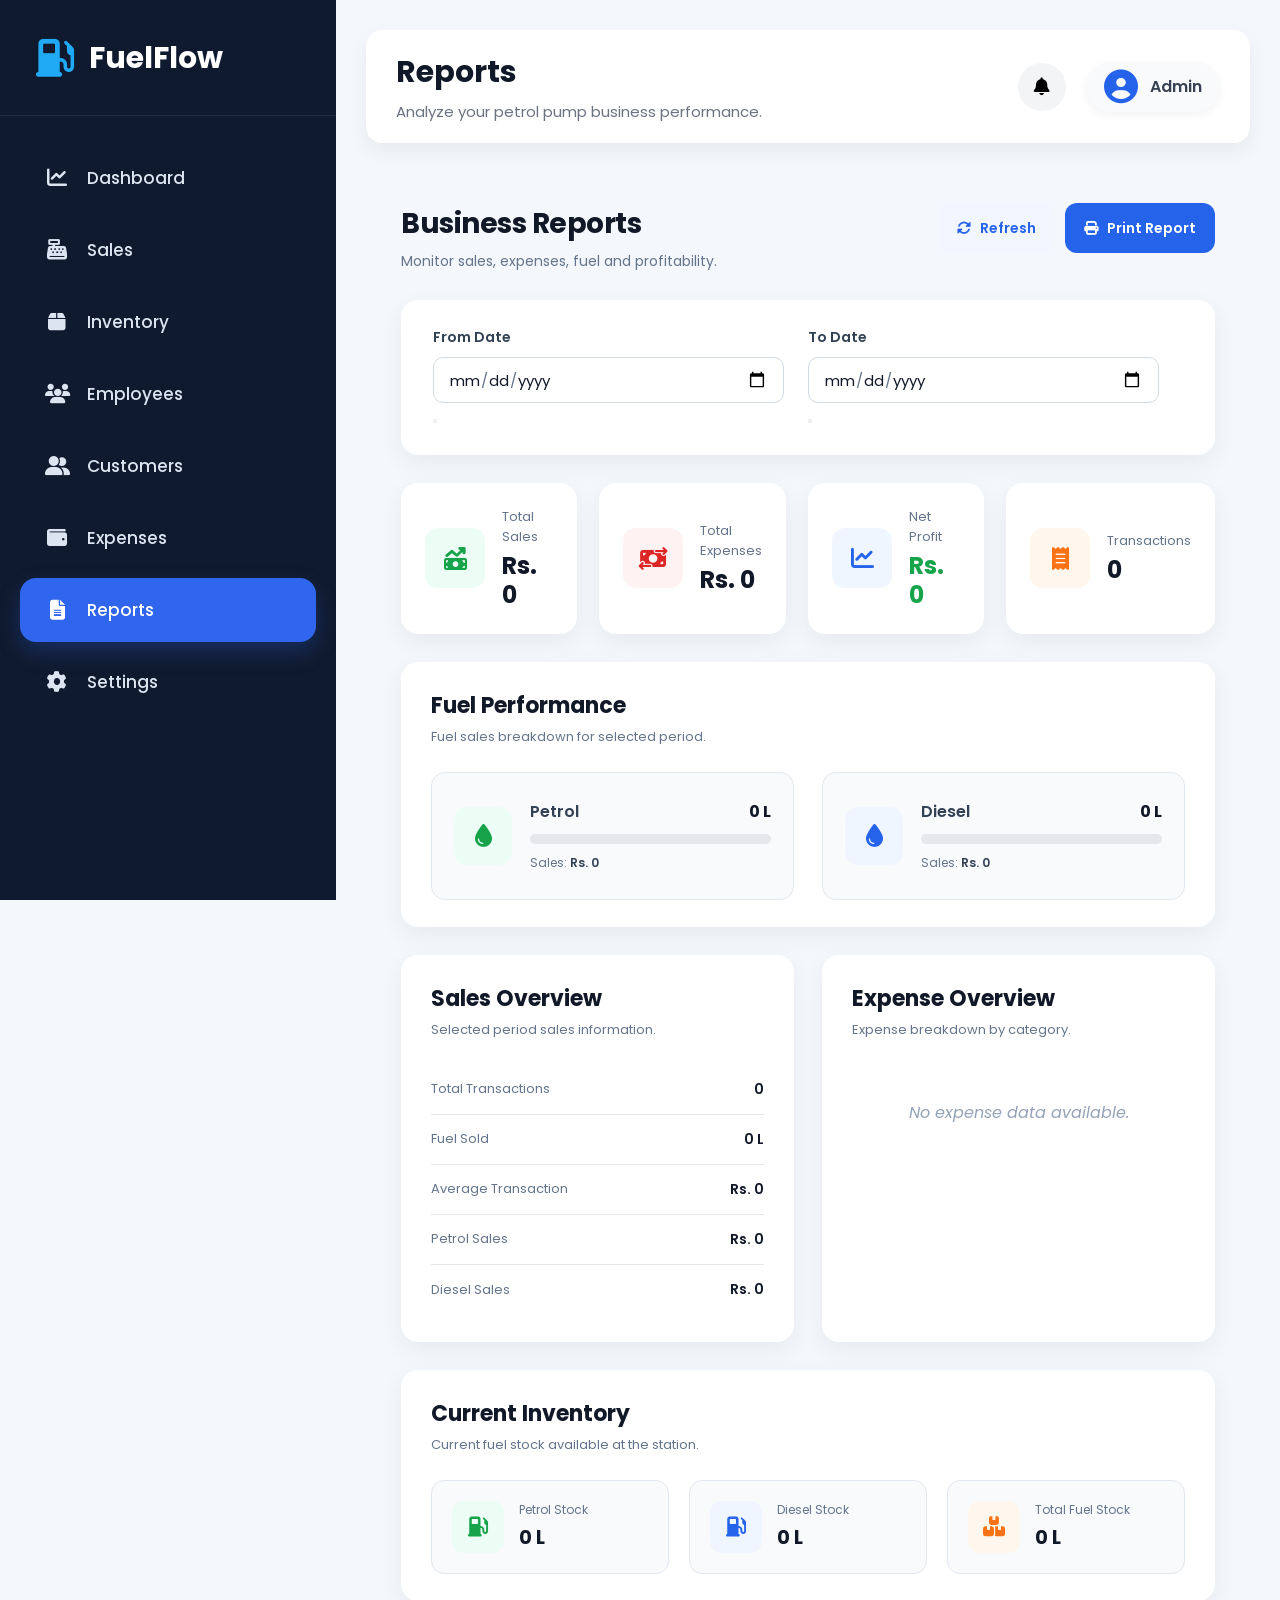
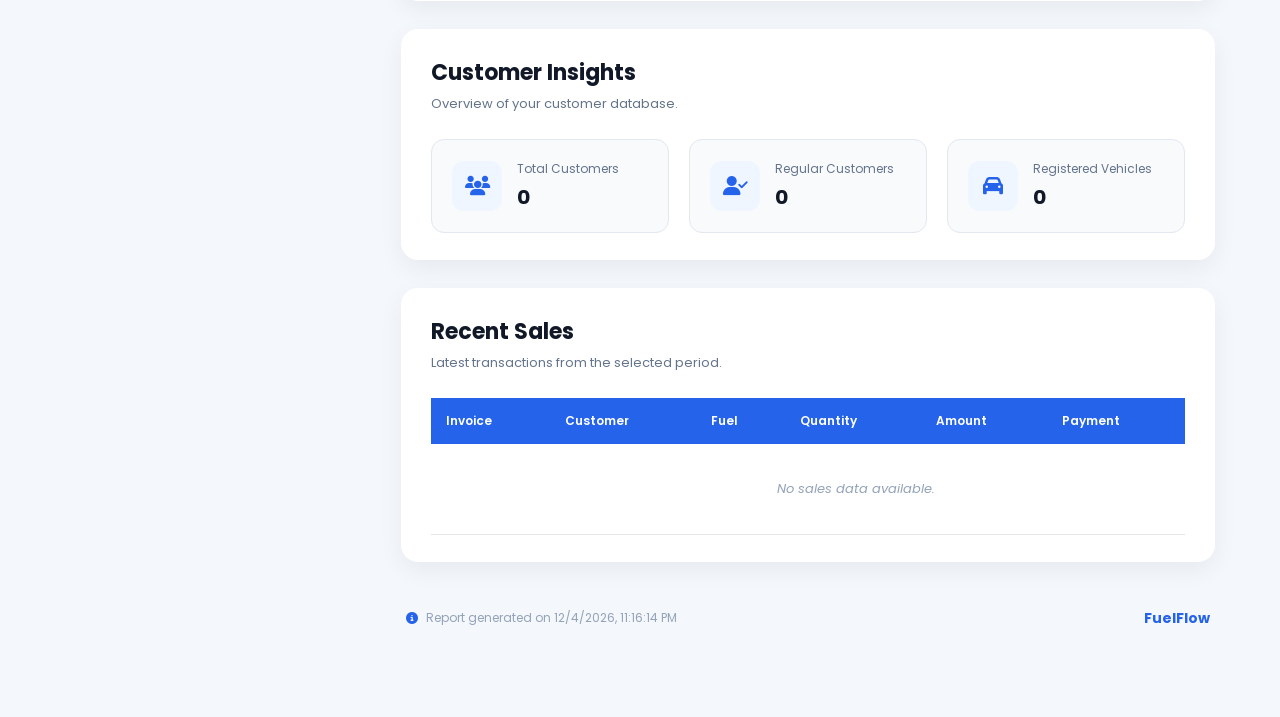
<file: reports.html>
<!DOCTYPE html>
<html lang="en">

<head>

    <!-- ==========================================
         META
    ========================================== -->

    <meta charset="UTF-8">

    <meta
        name="viewport"
        content="width=device-width, initial-scale=1.0"
    >

    <title>FuelFlow | Reports</title>


    <!-- ==========================================
         GOOGLE FONT
    ========================================== -->

    <link
        rel="preconnect"
        href="https://fonts.googleapis.com"
    >

    <link
        rel="preconnect"
        href="https://fonts.googleapis.com"
        crossorigin
    >

    <link
        href="https://fonts.googleapis.com/css2?family=Poppins:wght@300;400;500;600;700&display=swap"
        rel="stylesheet"
    >


    <!-- ==========================================
         FONT AWESOME
    ========================================== -->

    <link
        rel="stylesheet"
        href="https://cdnjs.cloudflare.com/ajax/libs/font-awesome/6.7.2/css/all.min.css"
    >


    <!-- ==========================================
         MAIN CSS
    ========================================== -->

    <link
        rel="stylesheet"
        href="style.css"
    >


    <!-- ==========================================
         REPORTS CSS
    ========================================== -->

    <link
        rel="stylesheet"
        href="reports.css"
    >


    <!-- ==========================================
         SIDEBAR LOGO CSS
    ========================================== -->

    <link
        rel="stylesheet"
        href="sidebar-logo.css"
    >

</head>


<body>


    <!-- ==========================================
         DASHBOARD
    ========================================== -->

    <div class="dashboard">


        <!-- ==========================================
             SIDEBAR
        ========================================== -->

        <aside class="sidebar">


            <!-- ==========================================
                 LOGO
            ========================================== -->

            <a
                href="dashboard.html"
                class="logo"
            >

                <i class="fa-solid fa-gas-pump"></i>

                <div>

                    <h2>
                        FuelFlow
                    </h2>

                </div>

            </a>



            <!-- ==========================================
                 NAVIGATION
            ========================================== -->

            <nav>

                <ul>


                    <!-- Dashboard -->

                    <li>

                        <a href="dashboard.html">

                            <i class="fa-solid fa-chart-line"></i>

                            <span>
                                Dashboard
                            </span>

                        </a>

                    </li>



                    <!-- Sales -->

                    <li>

                        <a href="sales.html">

                            <i class="fa-solid fa-cash-register"></i>

                            <span>
                                Sales
                            </span>

                        </a>

                    </li>



                    <!-- Inventory -->

                    <li>

                        <a href="inventory.html">

                            <i class="fa-solid fa-box"></i>

                            <span>
                                Inventory
                            </span>

                        </a>

                    </li>



                    <!-- Employees -->

                    <li>

                        <a href="employees.html">

                            <i class="fa-solid fa-users"></i>

                            <span>
                                Employees
                            </span>

                        </a>

                    </li>



                    <!-- Customers -->

                    <li>

                        <a href="customers.html">

                            <i class="fa-solid fa-user-group"></i>

                            <span>
                                Customers
                            </span>

                        </a>

                    </li>



                    <!-- Expenses -->

                    <li>

                        <a href="expenses.html">

                            <i class="fa-solid fa-wallet"></i>

                            <span>
                                Expenses
                            </span>

                        </a>

                    </li>



                    <!-- Reports -->

                    <li class="active">

                        <a href="reports.html">

                            <i class="fa-solid fa-file-lines"></i>

                            <span>
                                Reports
                            </span>

                        </a>

                    </li>



                    <!-- Settings -->

                    <li>

                        <a href="settings.html">

                            <i class="fa-solid fa-gear"></i>

                            <span>
                                Settings
                            </span>

                        </a>

                    </li>


                </ul>

            </nav>


        </aside>



        <!-- ==========================================
             MAIN CONTENT
        ========================================== -->

        <main class="main-content">


            <!-- ==========================================
                 TOPBAR
            ========================================== -->

            <header class="topbar">


                <div>

                    <h1>
                        Reports
                    </h1>

                    <p>
                        Analyze your petrol pump business performance.
                    </p>

                </div>



                <div class="topbar-right">


                    <!-- Notification -->

                    <button
                        type="button"
                        class="notification"
                    >

                        <i class="fa-solid fa-bell"></i>

                    </button>



                    <!-- Profile -->

                    <div class="profile">

                        <i class="fa-solid fa-circle-user"></i>

                        <span>
                            Admin
                        </span>

                    </div>


                </div>


            </header>



            <!-- ==========================================
                 REPORT CONTENT
            ========================================== -->

            <section class="content">


                <!-- ==========================================
                     PAGE HEADER
                ========================================== -->

                <div class="reports-header">


                    <div>

                        <h2>
                            Business Reports
                        </h2>

                        <p>
                            Monitor sales, expenses, fuel and profitability.
                        </p>

                    </div>



                    <!-- REPORT ACTIONS -->

                    <div class="report-actions">


                        <!-- Refresh -->

                        <button
                            type="button"
                            class="refresh-report-btn"
                            id="refreshReports"
                        >

                            <i class="fa-solid fa-rotate"></i>

                            <span>
                                Refresh
                            </span>

                        </button>



                        <!-- Print -->

                        <button
                            type="button"
                            class="print-report-btn"
                            id="printReport"
                        >

                            <i class="fa-solid fa-print"></i>

                            <span>
                                Print Report
                            </span>

                        </button>


                    </div>


                </div>



                <!-- ==========================================
                     DATE RANGE FILTER
                ========================================== -->

                <div class="report-filter-card">


                    <!-- ==========================================
                         FROM DATE
                    ========================================== -->

                    <div class="filter-group date-filter-group">


                        <label for="reportFromDate">

                            From Date

                        </label>


                        <div class="date-input-wrapper">


                            <input
                                type="date"
                                id="reportFromDate"
                                class="report-date-input"
                            >


                            <button
                                type="button"
                                class="calendar-btn"
                                id="fromDateCalendar"
                                aria-label="Open from date calendar"
                            >

                               

                            </button>


                        </div>


                    </div>



                    <!-- ==========================================
                         TO DATE
                    ========================================== -->

                    <div class="filter-group date-filter-group">


                        <label for="reportToDate">

                            To Date

                        </label>


                        <div class="date-input-wrapper">


                            <input
                                type="date"
                                id="reportToDate"
                                class="report-date-input"
                            >


                            <button
                                type="button"
                                class="calendar-btn"
                                id="toDateCalendar"
                                aria-label="Open to date calendar"
                            >

                                

                            </button>


                        </div>


                    </div>



                    <!-- ==========================================
                         FILTER INFORMATION
                    ========================================== -->

                    <div class="filter-info">


                       




                    </div>


                </div>



                <!-- ==========================================
                     MAIN SUMMARY
                ========================================== -->

                <div class="report-summary">


                    <!-- ==========================================
                         TOTAL SALES
                    ========================================== -->

                    <div class="report-card sales-report-card">


                        <div class="report-card-icon">

                            <i class="fa-solid fa-money-bill-trend-up"></i>

                        </div>


                        <div>

                            <p>
                                Total Sales
                            </p>

                            <h2 id="reportTotalSales">
                                Rs. 0
                            </h2>

                        </div>


                    </div>



                    <!-- ==========================================
                         TOTAL EXPENSES
                    ========================================== -->

                    <div class="report-card expense-report-card">


                        <div class="report-card-icon">

                            <i class="fa-solid fa-money-bill-transfer"></i>

                        </div>


                        <div>

                            <p>
                                Total Expenses
                            </p>

                            <h2 id="reportTotalExpenses">
                                Rs. 0
                            </h2>

                        </div>


                    </div>



                    <!-- ==========================================
                         NET PROFIT
                    ========================================== -->

                    <div class="report-card profit-report-card">


                        <div class="report-card-icon">

                            <i class="fa-solid fa-chart-line"></i>

                        </div>


                        <div>

                            <p>
                                Net Profit
                            </p>

                            <h2 id="reportNetProfit">
                                Rs. 0
                            </h2>

                        </div>


                    </div>



                    <!-- ==========================================
                         TRANSACTIONS
                    ========================================== -->

                    <div class="report-card transaction-report-card">


                        <div class="report-card-icon">

                            <i class="fa-solid fa-receipt"></i>

                        </div>


                        <div>

                            <p>
                                Transactions
                            </p>

                            <h2 id="reportTransactions">
                                0
                            </h2>

                        </div>


                    </div>


                </div>



                <!-- ==========================================
                     FUEL PERFORMANCE
                ========================================== -->

                <div class="report-section-card">


                    <div class="report-section-header">


                        <div>

                            <h2>
                                Fuel Performance
                            </h2>

                            <p>
                                Fuel sales breakdown for selected period.
                            </p>

                        </div>


                    </div>



                    <div class="fuel-report-grid">


                        <!-- ==========================================
                             PETROL
                        ========================================== -->

                        <div class="fuel-report-item">


                            <div class="fuel-report-icon petrol-icon">

                                <i class="fa-solid fa-droplet"></i>

                            </div>


                            <div class="fuel-report-details">


                                <div class="fuel-report-title">

                                    <span>
                                        Petrol
                                    </span>

                                    <strong id="reportPetrolLitres">
                                        0 L
                                    </strong>

                                </div>


                                <div class="report-progress">

                                    <div
                                        class="report-progress-fill petrol-fill"
                                        id="petrolReportBar"
                                    ></div>

                                </div>


                                <p>

                                    Sales:

                                    <strong id="reportPetrolSales">
                                        Rs. 0
                                    </strong>

                                </p>


                            </div>


                        </div>



                        <!-- ==========================================
                             DIESEL
                        ========================================== -->

                        <div class="fuel-report-item">


                            <div class="fuel-report-icon diesel-icon">

                                <i class="fa-solid fa-droplet"></i>

                            </div>


                            <div class="fuel-report-details">


                                <div class="fuel-report-title">

                                    <span>
                                        Diesel
                                    </span>

                                    <strong id="reportDieselLitres">
                                        0 L
                                    </strong>

                                </div>


                                <div class="report-progress">

                                    <div
                                        class="report-progress-fill diesel-fill"
                                        id="dieselReportBar"
                                    ></div>

                                </div>


                                <p>

                                    Sales:

                                    <strong id="reportDieselSales">
                                        Rs. 0
                                    </strong>

                                </p>


                            </div>


                        </div>


                    </div>


                </div>



                <!-- ==========================================
                     SALES + EXPENSE OVERVIEW
                ========================================== -->

                <div class="report-two-column">


                    <!-- ==========================================
                         SALES OVERVIEW
                    ========================================== -->

                    <div class="report-section-card">


                        <div class="report-section-header">


                            <div>

                                <h2>
                                    Sales Overview
                                </h2>

                                <p>
                                    Selected period sales information.
                                </p>

                            </div>


                        </div>



                        <div class="overview-list">


                            <div class="overview-row">

                                <span>
                                    Total Transactions
                                </span>

                                <strong id="overviewTransactions">
                                    0
                                </strong>

                            </div>



                            <div class="overview-row">

                                <span>
                                    Fuel Sold
                                </span>

                                <strong id="overviewFuelSold">
                                    0 L
                                </strong>

                            </div>



                            <div class="overview-row">

                                <span>
                                    Average Transaction
                                </span>

                                <strong id="averageTransaction">
                                    Rs. 0
                                </strong>

                            </div>



                            <div class="overview-row">

                                <span>
                                    Petrol Sales
                                </span>

                                <strong id="overviewPetrolSales">
                                    Rs. 0
                                </strong>

                            </div>



                            <div class="overview-row">

                                <span>
                                    Diesel Sales
                                </span>

                                <strong id="overviewDieselSales">
                                    Rs. 0
                                </strong>

                            </div>


                        </div>


                    </div>



                    <!-- ==========================================
                         EXPENSE OVERVIEW
                    ========================================== -->

                    <div class="report-section-card">


                        <div class="report-section-header">


                            <div>

                                <h2>
                                    Expense Overview
                                </h2>

                                <p>
                                    Expense breakdown by category.
                                </p>

                            </div>


                        </div>



                        <div
                            class="expense-breakdown"
                            id="expenseBreakdown"
                        >

                            <div class="empty-report-message">

                                No expense data available.

                            </div>

                        </div>


                    </div>


                </div>



                <!-- ==========================================
                     INVENTORY STATUS
                ========================================== -->

                <div class="report-section-card">


                    <div class="report-section-header">


                        <div>

                            <h2>
                                Current Inventory
                            </h2>

                            <p>
                                Current fuel stock available at the station.
                            </p>

                        </div>


                    </div>



                    <div class="inventory-report-grid">


                        <!-- ==========================================
                             PETROL STOCK
                        ========================================== -->

                        <div class="inventory-report-item">


                            <div class="inventory-report-icon petrol-stock-icon">

                                <i class="fa-solid fa-gas-pump"></i>

                            </div>


                            <div>

                                <span>
                                    Petrol Stock
                                </span>

                                <strong id="reportPetrolStock">
                                    0 L
                                </strong>

                            </div>


                        </div>



                        <!-- ==========================================
                             DIESEL STOCK
                        ========================================== -->

                        <div class="inventory-report-item">


                            <div class="inventory-report-icon diesel-stock-icon">

                                <i class="fa-solid fa-gas-pump"></i>

                            </div>


                            <div>

                                <span>
                                    Diesel Stock
                                </span>

                                <strong id="reportDieselStock">
                                    0 L
                                </strong>

                            </div>


                        </div>



                        <!-- ==========================================
                             TOTAL STOCK
                        ========================================== -->

                        <div class="inventory-report-item">


                            <div class="inventory-report-icon total-stock-icon">

                                <i class="fa-solid fa-boxes-stacked"></i>

                            </div>


                            <div>

                                <span>
                                    Total Fuel Stock
                                </span>

                                <strong id="reportTotalStock">
                                    0 L
                                </strong>

                            </div>


                        </div>


                    </div>


                </div>



                <!-- ==========================================
                     CUSTOMER INSIGHTS
                ========================================== -->

                <div class="report-section-card">


                    <div class="report-section-header">


                        <div>

                            <h2>
                                Customer Insights
                            </h2>

                            <p>
                                Overview of your customer database.
                            </p>

                        </div>


                    </div>



                    <div class="customer-report-grid">


                        <!-- Total Customers -->

                        <div class="customer-report-item">


                            <i class="fa-solid fa-users"></i>


                            <div>

                                <span>
                                    Total Customers
                                </span>

                                <strong id="reportTotalCustomers">
                                    0
                                </strong>

                            </div>


                        </div>



                        <!-- Regular Customers -->

                        <div class="customer-report-item">


                            <i class="fa-solid fa-user-check"></i>


                            <div>

                                <span>
                                    Regular Customers
                                </span>

                                <strong id="reportRegularCustomers">
                                    0
                                </strong>

                            </div>


                        </div>



                        <!-- Registered Vehicles -->

                        <div class="customer-report-item">


                            <i class="fa-solid fa-car"></i>


                            <div>

                                <span>
                                    Registered Vehicles
                                </span>

                                <strong id="reportRegisteredVehicles">
                                    0
                                </strong>

                            </div>


                        </div>


                    </div>


                </div>



                <!-- ==========================================
                     RECENT SALES
                ========================================== -->

                <div class="report-section-card">


                    <div class="report-section-header">


                        <div>

                            <h2>
                                Recent Sales
                            </h2>

                            <p>
                                Latest transactions from the selected period.
                            </p>

                        </div>


                    </div>



                    <div class="report-table-container">


                        <table>


                            <thead>

                                <tr>

                                    <th>
                                        Invoice
                                    </th>

                                    <th>
                                        Customer
                                    </th>

                                    <th>
                                        Fuel
                                    </th>

                                    <th>
                                        Quantity
                                    </th>

                                    <th>
                                        Amount
                                    </th>

                                    <th>
                                        Payment
                                    </th>

                                    <th>
                                        Date
                                    </th>

                                </tr>

                            </thead>



                            <tbody id="reportSalesTableBody">


                                <tr>

                                    <td
                                        colspan="7"
                                        class="empty-report-message"
                                    >

                                        No sales data available.

                                    </td>

                                </tr>


                            </tbody>


                        </table>


                    </div>


                </div>



                <!-- ==========================================
                     REPORT FOOTER
                ========================================== -->

                <div class="report-footer">


                    <div>

                        <i class="fa-solid fa-circle-info"></i>

                        <span id="reportGeneratedText">

                            Report generated automatically from FuelFlow data.

                        </span>

                    </div>


                    <strong>
                        FuelFlow
                    </strong>


                </div>


            </section>


        </main>


    </div>



    <!-- ==========================================
         JAVASCRIPT
    ========================================== -->

    <script src="reports.js"></script>


</body>

</html>
</file>
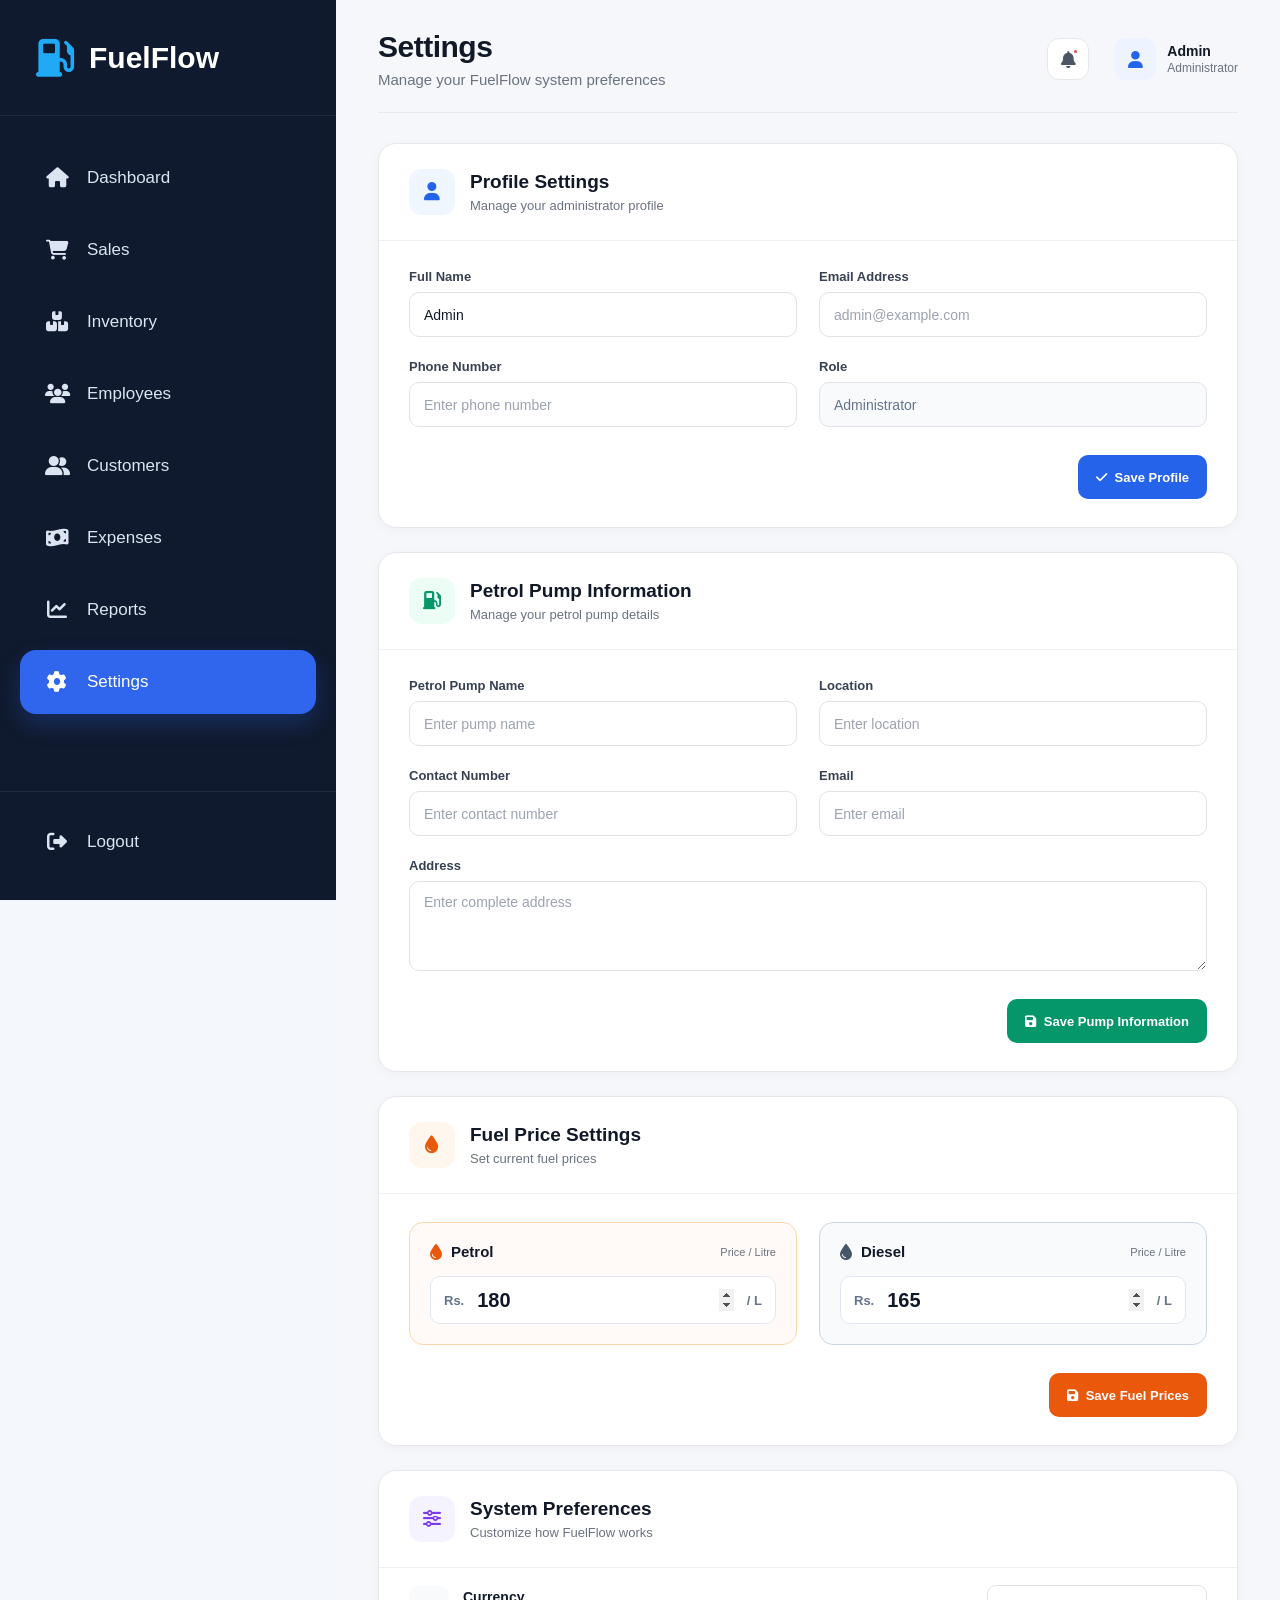
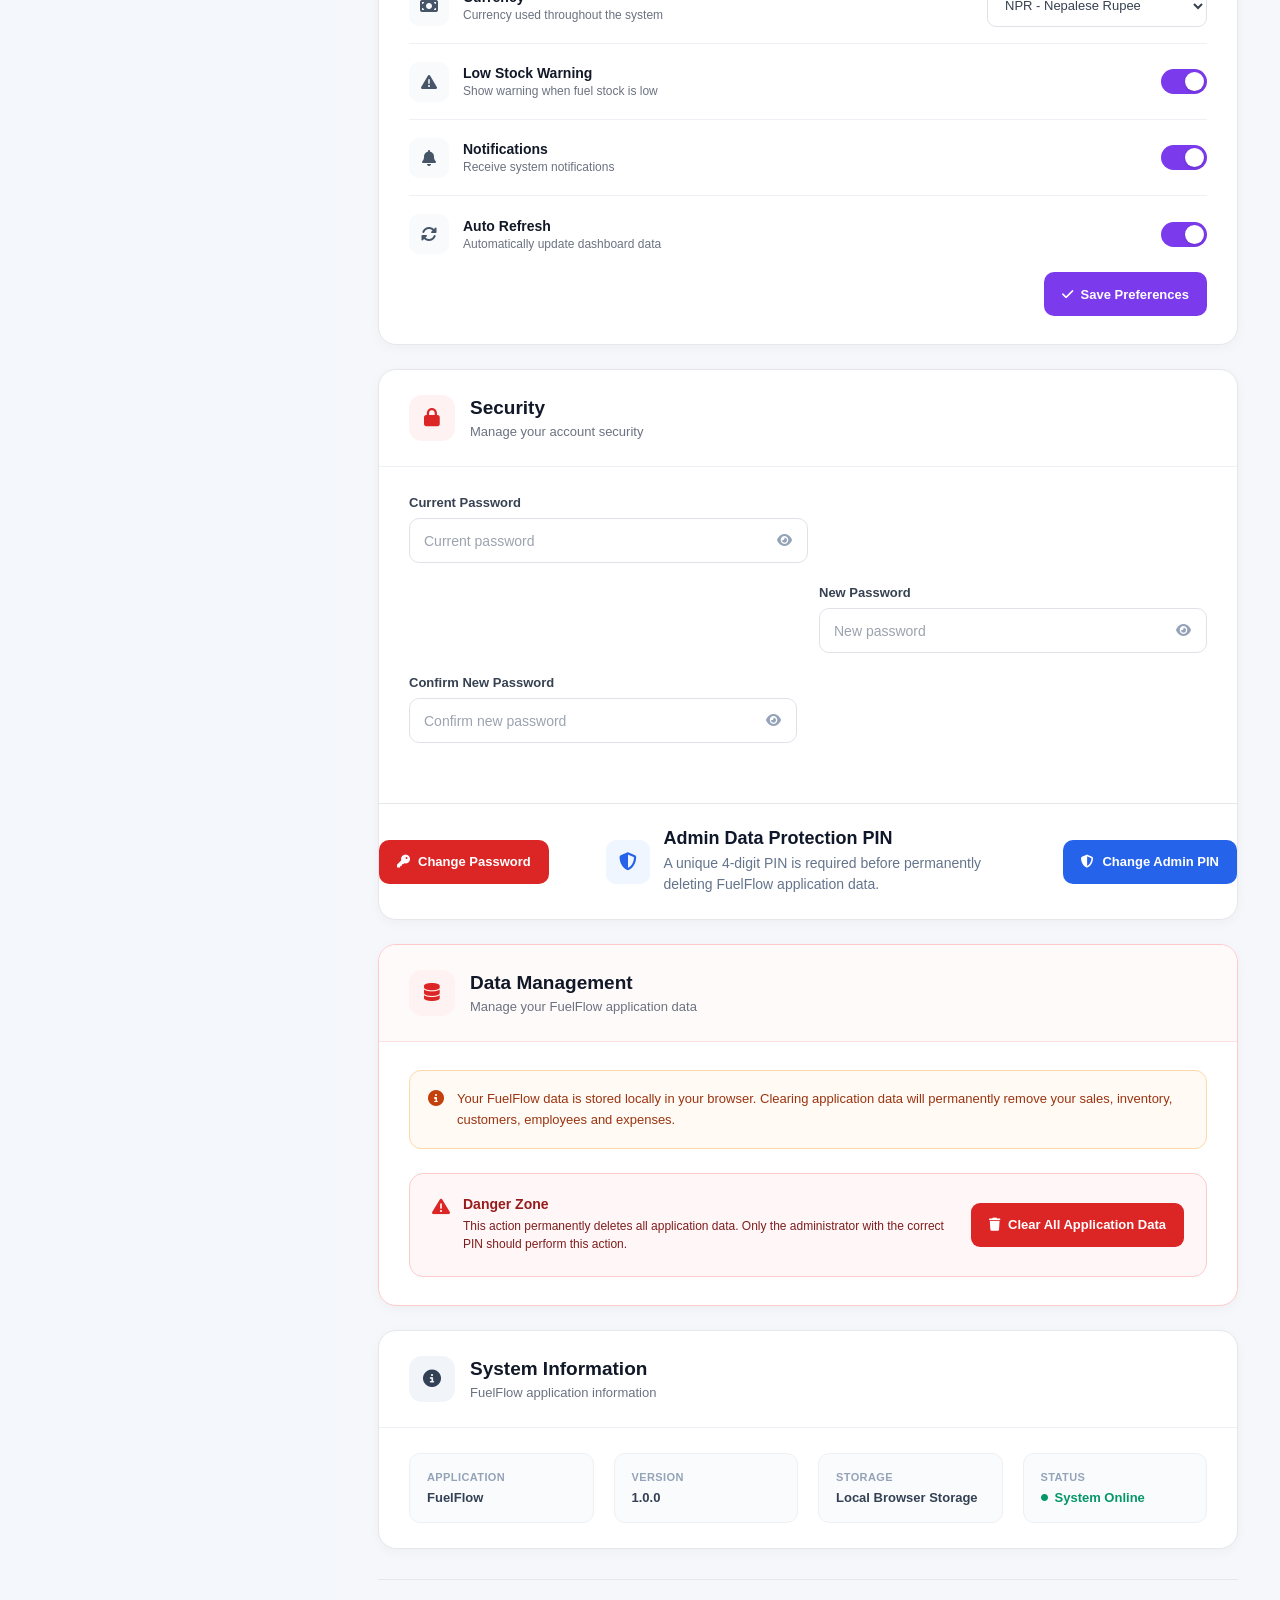
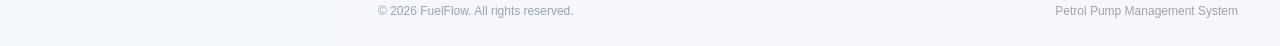
<file: settings.html>
<!DOCTYPE html>
<html lang="en">

<head>

    <meta charset="UTF-8">

    <meta
        name="viewport"
        content="width=device-width, initial-scale=1.0"
    >

    <title>FuelFlow - Settings</title>


    <!-- Font Awesome -->

    <link
        rel="stylesheet"
        href="https://cdnjs.cloudflare.com/ajax/libs/font-awesome/6.5.2/css/all.min.css"
    >


    <!-- Main CSS -->

    <link
        rel="stylesheet"
        href="style.css"
    >


    <!-- Settings CSS -->

    <link
        rel="stylesheet"
        href="settings.css"
    >

    <link
        rel="stylesheet"
        href="sidebar-logo.css"
    >

</head>


<body>


<!-- ==========================================
     SIDEBAR
========================================== -->

<aside class="sidebar">


    <!-- Logo -->

    <a href="dashboard.html" class="logo">

        <i class="fa-solid fa-gas-pump"></i>

        <div>

            <h2>FuelFlow</h2>

        </div>

    </a>


    <!-- Navigation -->

    <nav class="sidebar-nav">


        <a
            href="dashboard.html"
            class="sidebar-link"
        >

            <i class="fa-solid fa-house"></i>

            <span>Dashboard</span>

        </a>


        <a
            href="sales.html"
            class="sidebar-link"
        >

            <i class="fa-solid fa-cart-shopping"></i>

            <span>Sales</span>

        </a>


        <a
            href="inventory.html"
            class="sidebar-link"
        >

            <i class="fa-solid fa-boxes-stacked"></i>

            <span>Inventory</span>

        </a>


        <a
            href="employees.html"
            class="sidebar-link"
        >

            <i class="fa-solid fa-users"></i>

            <span>Employees</span>

        </a>


        <a
            href="customers.html"
            class="sidebar-link"
        >

            <i class="fa-solid fa-user-group"></i>

            <span>Customers</span>

        </a>


        <a
            href="expenses.html"
            class="sidebar-link"
        >

            <i class="fa-solid fa-money-bill-wave"></i>

            <span>Expenses</span>

        </a>


        <a
            href="reports.html"
            class="sidebar-link"
        >

            <i class="fa-solid fa-chart-line"></i>

            <span>Reports</span>

        </a>


        <a
            href="settings.html"
            class="sidebar-link active"
        >

            <i class="fa-solid fa-gear"></i>

            <span>Settings</span>

        </a>


    </nav>


    <!-- Sidebar Bottom -->

    <div class="sidebar-bottom">

        <a
            href="#"
            class="sidebar-link"
            id="logoutBtn"
        >

            <i class="fa-solid fa-right-from-bracket"></i>

            <span>Logout</span>

        </a>

    </div>


</aside>



<!-- ==========================================
     MAIN CONTENT
========================================== -->

<main class="main-content">


    <!-- ======================================
         TOP HEADER
    ======================================= -->

    <header class="top-header">


        <div>

            <h1>Settings</h1>

            <p>
                Manage your FuelFlow system preferences
            </p>

        </div>


        <div class="header-right">


            <div class="notification">

                <i class="fa-solid fa-bell"></i>

                <span class="notification-dot"></span>

            </div>


            <div class="user-profile">


                <div class="user-avatar">

                    <i class="fa-solid fa-user"></i>

                </div>


                <div class="user-info">

                    <strong id="headerUserName">
                        Admin
                    </strong>

                    <span>
                        Administrator
                    </span>

                </div>


            </div>


        </div>


    </header>



    <!-- ==========================================
         SETTINGS CONTENT
    =========================================== -->

    <section class="settings-content">



        <!-- ======================================
             PROFILE SETTINGS
        ======================================= -->

        <div class="settings-card">


            <div class="settings-card-header">

                <div class="settings-title">


                    <div class="settings-icon blue">

                        <i class="fa-solid fa-user"></i>

                    </div>


                    <div>

                        <h2>Profile Settings</h2>

                        <p>
                            Manage your administrator profile
                        </p>

                    </div>


                </div>


            </div>



            <div class="settings-form-grid">


                <div class="settings-form-group">

                    <label for="adminName">
                        Full Name
                    </label>

                    <input
                        type="text"
                        id="adminName"
                        placeholder="Enter your name"
                    >

                </div>



                <div class="settings-form-group">

                    <label for="adminEmail">
                        Email Address
                    </label>

                    <input
                        type="email"
                        id="adminEmail"
                        placeholder="admin@example.com"
                    >

                </div>



                <div class="settings-form-group">

                    <label for="adminPhone">
                        Phone Number
                    </label>

                    <input
                        type="text"
                        id="adminPhone"
                        placeholder="Enter phone number"
                    >

                </div>



                <div class="settings-form-group">

                    <label for="adminRole">
                        Role
                    </label>

                    <input
                        type="text"
                        id="adminRole"
                        value="Administrator"
                        readonly
                    >

                </div>


            </div>



            <div class="settings-actions">

                <button
                    class="settings-save-btn"
                    id="saveProfileBtn"
                >

                    <i class="fa-solid fa-check"></i>

                    Save Profile

                </button>

            </div>


        </div>



        <!-- ======================================
             PETROL PUMP SETTINGS
        ======================================= -->

        <div class="settings-card">


            <div class="settings-card-header">

                <div class="settings-title">


                    <div class="settings-icon green">

                        <i class="fa-solid fa-gas-pump"></i>

                    </div>


                    <div>

                        <h2>Petrol Pump Information</h2>

                        <p>
                            Manage your petrol pump details
                        </p>

                    </div>


                </div>


            </div>



            <div class="settings-form-grid">


                <div class="settings-form-group">

                    <label for="pumpName">
                        Petrol Pump Name
                    </label>

                    <input
                        type="text"
                        id="pumpName"
                        placeholder="Enter pump name"
                    >

                </div>



                <div class="settings-form-group">

                    <label for="pumpLocation">
                        Location
                    </label>

                    <input
                        type="text"
                        id="pumpLocation"
                        placeholder="Enter location"
                    >

                </div>



                <div class="settings-form-group">

                    <label for="pumpPhone">
                        Contact Number
                    </label>

                    <input
                        type="text"
                        id="pumpPhone"
                        placeholder="Enter contact number"
                    >

                </div>



                <div class="settings-form-group">

                    <label for="pumpEmail">
                        Email
                    </label>

                    <input
                        type="email"
                        id="pumpEmail"
                        placeholder="Enter email"
                    >

                </div>



                <div class="settings-form-group full-width">

                    <label for="pumpAddress">
                        Address
                    </label>

                    <textarea
                        id="pumpAddress"
                        rows="3"
                        placeholder="Enter complete address"
                    ></textarea>

                </div>


            </div>



            <div class="settings-actions">

                <button
                    class="settings-save-btn green-btn"
                    id="savePumpBtn"
                >

                    <i class="fa-solid fa-floppy-disk"></i>

                    Save Pump Information

                </button>

            </div>


        </div>



        <!-- ======================================
             FUEL PRICE SETTINGS
        ======================================= -->

        <div class="settings-card">


            <div class="settings-card-header">

                <div class="settings-title">


                    <div class="settings-icon orange">

                        <i class="fa-solid fa-droplet"></i>

                    </div>


                    <div>

                        <h2>Fuel Price Settings</h2>

                        <p>
                            Set current fuel prices
                        </p>

                    </div>


                </div>


            </div>



            <div class="settings-form-grid">


                <div class="fuel-price-box petrol-price">


                    <div class="fuel-price-header">

                        <div>

                            <i class="fa-solid fa-droplet"></i>

                            <strong>Petrol</strong>

                        </div>

                        <span>
                            Price / Litre
                        </span>

                    </div>


                    <div class="price-input">

                        <span>Rs.</span>

                        <input
                            type="number"
                            id="petrolPrice"
                            placeholder="180"
                            min="0"
                        >

                        <span>/ L</span>

                    </div>


                </div>



                <div class="fuel-price-box diesel-price">


                    <div class="fuel-price-header">

                        <div>

                            <i class="fa-solid fa-droplet"></i>

                            <strong>Diesel</strong>

                        </div>

                        <span>
                            Price / Litre
                        </span>

                    </div>


                    <div class="price-input">

                        <span>Rs.</span>

                        <input
                            type="number"
                            id="dieselPrice"
                            placeholder="165"
                            min="0"
                        >

                        <span>/ L</span>

                    </div>


                </div>


            </div>



            <div class="settings-actions">

                <button
                    class="settings-save-btn orange-btn"
                    id="saveFuelPriceBtn"
                >

                    <i class="fa-solid fa-floppy-disk"></i>

                    Save Fuel Prices

                </button>

            </div>


        </div>



        <!-- ======================================
             SYSTEM PREFERENCES
        ======================================= -->

        <div class="settings-card">


            <div class="settings-card-header">

                <div class="settings-title">


                    <div class="settings-icon purple">

                        <i class="fa-solid fa-sliders"></i>

                    </div>


                    <div>

                        <h2>System Preferences</h2>

                        <p>
                            Customize how FuelFlow works
                        </p>

                    </div>


                </div>


            </div>



            <div class="preference-list">


                <!-- Currency -->

                <div class="preference-item">


                    <div class="preference-info">

                        <div class="preference-icon">

                            <i class="fa-solid fa-money-bill"></i>

                        </div>


                        <div>

                            <strong>Currency</strong>

                            <p>
                                Currency used throughout the system
                            </p>

                        </div>

                    </div>


                    <select id="currency">

                        <option value="NPR">
                            NPR - Nepalese Rupee
                        </option>

                        <option value="INR">
                            INR - Indian Rupee
                        </option>

                        <option value="USD">
                            USD - US Dollar
                        </option>

                    </select>


                </div>



                <!-- Low Stock -->

                <div class="preference-item">


                    <div class="preference-info">

                        <div class="preference-icon">

                            <i class="fa-solid fa-triangle-exclamation"></i>

                        </div>


                        <div>

                            <strong>
                                Low Stock Warning
                            </strong>

                            <p>
                                Show warning when fuel stock is low
                            </p>

                        </div>

                    </div>


                    <label class="toggle">

                        <input
                            type="checkbox"
                            id="lowStockWarning"
                            checked
                        >

                        <span class="toggle-slider"></span>

                    </label>


                </div>



                <!-- Notifications -->

                <div class="preference-item">


                    <div class="preference-info">

                        <div class="preference-icon">

                            <i class="fa-solid fa-bell"></i>

                        </div>


                        <div>

                            <strong>
                                Notifications
                            </strong>

                            <p>
                                Receive system notifications
                            </p>

                        </div>

                    </div>


                    <label class="toggle">

                        <input
                            type="checkbox"
                            id="notifications"
                            checked
                        >

                        <span class="toggle-slider"></span>

                    </label>


                </div>



                <!-- Auto Refresh -->

                <div class="preference-item">


                    <div class="preference-info">

                        <div class="preference-icon">

                            <i class="fa-solid fa-rotate"></i>

                        </div>


                        <div>

                            <strong>
                                Auto Refresh
                            </strong>

                            <p>
                                Automatically update dashboard data
                            </p>

                        </div>

                    </div>


                    <label class="toggle">

                        <input
                            type="checkbox"
                            id="autoRefresh"
                            checked
                        >

                        <span class="toggle-slider"></span>

                    </label>


                </div>


            </div>



            <div class="settings-actions">

                <button
                    class="settings-save-btn purple-btn"
                    id="savePreferencesBtn"
                >

                    <i class="fa-solid fa-check"></i>

                    Save Preferences

                </button>

            </div>


        </div>



        <!-- ======================================
     SECURITY SETTINGS
======================================= -->

<div class="settings-card security-card">

    <div class="settings-card-header">

        <div class="settings-title">

            <div class="settings-icon red">
                <i class="fa-solid fa-lock"></i>
            </div>

            <div>
                <h2>Security</h2>

                <p>
                    Manage your account security
                </p>
            </div>

        </div>

    </div>


    <!-- PASSWORD FIELDS -->

    <div class="settings-form-grid security-form-grid">

        <!-- Current Password -->

        <div class="settings-form-group current-password-group">

            <label for="currentPassword">
                Current Password
            </label>

            <div class="password-input">

                <input
                    type="password"
                    id="currentPassword"
                    placeholder="Current password"
                >

                <button
                    type="button"
                    class="password-toggle"
                    data-target="currentPassword"
                >
                    <i class="fa-solid fa-eye"></i>
                </button>

            </div>

        </div>


        <!-- Empty space -->

        <div></div>


        <!-- New Password -->

        <div class="settings-form-group">

            <label for="newPassword">
                New Password
            </label>

            <div class="password-input">

                <input
                    type="password"
                    id="newPassword"
                    placeholder="New password"
                >

                <button
                    type="button"
                    class="password-toggle"
                    data-target="newPassword"
                >
                    <i class="fa-solid fa-eye"></i>
                </button>

            </div>

        </div>


        <!-- Confirm Password -->

        <div class="settings-form-group">

            <label for="confirmPassword">
                Confirm New Password
            </label>

            <div class="password-input">

                <input
                    type="password"
                    id="confirmPassword"
                    placeholder="Confirm new password"
                >

                <button
                    type="button"
                    class="password-toggle"
                    data-target="confirmPassword"
                >
                    <i class="fa-solid fa-eye"></i>
                </button>

            </div>

        </div>

    </div>


    <!-- SECURITY ACTION ROW -->

    <div class="security-action-row">

        <!-- LEFT -->

        <div class="security-action-left">

            <button
                type="button"
                class="settings-save-btn red-btn"
                id="changePasswordBtn"
            >

                <i class="fa-solid fa-key"></i>

                Change Password

            </button>

        </div>


        <!-- CENTER -->

        <div class="admin-pin-header">

            <div class="admin-pin-title">

                <div class="admin-pin-icon">

                    <i class="fa-solid fa-shield-halved"></i>

                </div>

                <div>

                    <strong>
                        Admin Data Protection PIN
                    </strong>

                    <p>
                        A unique 4-digit PIN is required before
                        permanently deleting FuelFlow application data.
                    </p>

                </div>

            </div>

        </div>


        <!-- RIGHT -->

        <div class="security-action-right">

            <button
                type="button"
                class="settings-save-btn blue-btn"
                id="changeAdminPinBtn"
            >

                <i class="fa-solid fa-shield-halved"></i>

                Change Admin PIN

            </button>

        </div>

    </div>


    <!-- ADMIN PIN FORM -->

    <div
        class="admin-pin-security"
        id="adminPinSection"
    >

        <div class="admin-pin-form">

            <div class="settings-form-group">

                <label for="adminDeletePin">
                    Admin Delete PIN
                </label>

                <div class="password-input">

                    <input
                        type="password"
                        id="adminDeletePin"
                        placeholder="Enter 4-digit PIN"
                        maxlength="4"
                        inputmode="numeric"
                        autocomplete="off"
                    >

                    <button
                        type="button"
                        class="password-toggle"
                        data-target="adminDeletePin"
                    >

                        <i class="fa-solid fa-eye"></i>

                    </button>

                </div>

                <small>
                    This PIN is required to permanently
                    delete FuelFlow data.
                </small>

            </div>


            <button
                type="button"
                class="settings-save-btn red-btn"
                id="saveAdminPinBtn"
            >

                <i class="fa-solid fa-shield-halved"></i>

                Save Admin PIN

            </button>

        </div>

    </div>

</div>



        <!-- ======================================
             DATA MANAGEMENT
        ======================================= -->

        <div class="settings-card danger-card">


            <div class="settings-card-header">

                <div class="settings-title">


                    <div class="settings-icon red">

                        <i class="fa-solid fa-database"></i>

                    </div>


                    <div>

                        <h2>Data Management</h2>

                        <p>
                            Manage your FuelFlow application data
                        </p>

                    </div>


                </div>


            </div>



            <div class="data-management">


                <div class="data-info">

                    <i class="fa-solid fa-circle-info"></i>

                    <p>

                        Your FuelFlow data is stored locally
                        in your browser. Clearing application
                        data will permanently remove your
                        sales, inventory, customers, employees
                        and expenses.

                    </p>

                </div>


                <!-- ADMIN PIN SECURITY -->

                <div class="admin-pin-security">


                    <div class="admin-pin-header">

                        <div class="admin-pin-title">

                            <div class="admin-pin-icon">

                                <i class="fa-solid fa-shield-halved"></i>

                            </div>

                            <div>

                                <strong>
                                    Admin Protection
                                </strong>

                                <p>
                                    A unique 4-digit PIN is required
                                    before application data can be deleted.
                                </p>

                            </div>

                        </div>

                    </div>


                    <div class="admin-pin-form">


                        <div class="settings-form-group">

                            <label for="adminDeletePin">

                                Admin Delete PIN

                            </label>

                            <div class="password-input">

                                <input
                                    type="password"
                                    id="adminDeletePin"
                                    placeholder="Enter 4-digit PIN"
                                    maxlength="4"
                                    inputmode="numeric"
                                    autocomplete="off"
                                >

                                <button
                                    type="button"
                                    class="password-toggle"
                                    data-target="adminDeletePin"
                                >

                                    <i class="fa-solid fa-eye"></i>

                                </button>

                            </div>

                            <small>
                                This PIN is required to permanently
                                delete FuelFlow data.
                            </small>

                        </div>


                        <button
                            type="button"
                            class="settings-save-btn red-btn"
                            id="saveAdminPinBtn"
                        >

                            <i class="fa-solid fa-shield-halved"></i>

                            Save Admin PIN

                        </button>


                    </div>


                </div>



                <!-- DELETE DATA BUTTON -->

                <div class="delete-data-section">


                    <div class="delete-warning">

                        <i class="fa-solid fa-triangle-exclamation"></i>

                        <div>

                            <strong>
                                Danger Zone
                            </strong>

                            <p>
                                This action permanently deletes all
                                application data. Only the administrator
                                with the correct PIN should perform this action.
                            </p>

                        </div>

                    </div>


                    <button
                        class="danger-btn"
                        id="clearDataBtn"
                        type="button"
                    >

                        <i class="fa-solid fa-trash"></i>

                        Clear All Application Data

                    </button>


                </div>


            </div>


        </div>



        <!-- ======================================
             SYSTEM INFORMATION
        ======================================= -->

        <div class="settings-card system-info-card">


            <div class="settings-card-header">

                <div class="settings-title">


                    <div class="settings-icon dark">

                        <i class="fa-solid fa-circle-info"></i>

                    </div>


                    <div>

                        <h2>System Information</h2>

                        <p>
                            FuelFlow application information
                        </p>

                    </div>


                </div>


            </div>



            <div class="system-info-grid">


                <div>

                    <span>
                        Application
                    </span>

                    <strong>
                        FuelFlow
                    </strong>

                </div>



                <div>

                    <span>
                        Version
                    </span>

                    <strong>
                        1.0.0
                    </strong>

                </div>



                <div>

                    <span>
                        Storage
                    </span>

                    <strong>
                        Local Browser Storage
                    </strong>

                </div>



                <div>

                    <span>
                        Status
                    </span>

                    <strong class="status-online">

                        <i class="fa-solid fa-circle"></i>

                        System Online

                    </strong>

                </div>


            </div>


        </div>


    </section>



    <!-- ==========================================
         FOOTER
    =========================================== -->

    <footer class="main-footer">

        <p>

            © 2026 FuelFlow.
            All rights reserved.

        </p>

        <span>

            Petrol Pump Management System

        </span>

    </footer>


</main>



<!-- ==========================================
     SETTINGS JS
========================================== -->

<script src="settings.js"></script>


</body>

</html>
</file>
<file: style.css>
/* ======================================================
   FuelFlow Management System
   Global Styles
====================================================== */

*{
    margin:0;
    padding:0;
    box-sizing:border-box;
}

html{

    scroll-behavior:smooth;

}

body{

    font-family:"Poppins",sans-serif;

    background:#f4f7fb;

    color:#1f2937;

}

a{

    text-decoration:none;

    color:inherit;

}

ul{

    list-style:none;

}

button{

    font-family:inherit;

    cursor:pointer;

}

input,
select,
textarea{

    font-family:inherit;

}



/* ======================================================
   Dashboard Layout
====================================================== */

.dashboard{

    display:flex;

    min-height:100vh;

    background:#f4f7fb;

}



/* ======================================================
   Sidebar
====================================================== */

.sidebar{

    width:260px;

    background:linear-gradient(
        180deg,
        #0f172a,
        #1e293b
    );

    color:#ffffff;

    display:flex;

    flex-direction:column;

    justify-content:flex-start;

    position:fixed;

    top:0;

    left:0;

    bottom:0;

    overflow-y:auto;

    z-index:1000;

}



/* Logo */

.sidebar .logo{

    display:flex;

    align-items:center;

    gap:15px;

    padding:28px;

    border-bottom:1px solid rgba(255,255,255,.08);

}

.sidebar .logo i{

    font-size:30px;

    color:#38bdf8;

}

.sidebar .logo h2{

    font-size:24px;

    font-weight:700;

}



/* ======================================================
   Navigation
====================================================== */

.sidebar nav{

    padding:25px 15px;

}

.sidebar nav ul{

    display:flex;

    flex-direction:column;

    gap:8px;

}

.sidebar nav ul li a{

    display:flex;

    align-items:center;

    gap:15px;

    padding:14px 18px;

    border-radius:12px;

    transition:.3s;

    color:#d1d5db;

    font-weight:500;

}

.sidebar nav ul li a i{

    width:22px;

    text-align:center;

    font-size:18px;

}



/* Hover */

.sidebar nav ul li a:hover{

    background:#2563eb;

    color:#fff;

}



/* Active */

.sidebar nav ul li.active a{

    background:#2563eb;

    color:#fff;

    box-shadow:0 8px 18px rgba(37,99,235,.35);

}



/* ======================================================
   Main Content
====================================================== */

.main-content{

    flex:1;

    margin-left:260px;

    padding:30px;

}
/* ======================================================
   Topbar
====================================================== */

.topbar{

    background:#ffffff;

    border-radius:16px;

    padding:20px 30px;

    display:flex;

    justify-content:space-between;

    align-items:center;

    margin-bottom:30px;

    box-shadow:0 8px 20px rgba(0,0,0,.06);

}

.topbar h1{

    font-size:30px;

    color:#111827;

    font-weight:700;

}

.topbar p{

    margin-top:5px;

    color:#6b7280;

    font-size:15px;

}



/* ======================================================
   Topbar Right
====================================================== */

.topbar-right{

    display:flex;

    align-items:center;

    gap:20px;

}



/* Notification */

.topbar-right button{

    width:48px;

    height:48px;

    border:none;

    border-radius:50%;

    background:#f3f4f6;

    transition:.3s;

    font-size:18px;

}

.topbar-right button:hover{

    background:#2563eb;

    color:#fff;

}



/* ======================================================
   Profile
====================================================== */

.profile{

    display:flex;

    align-items:center;

    gap:12px;

    background:#f9fafb;

    padding:8px 18px;

    border-radius:30px;

    box-shadow:0 3px 10px rgba(0,0,0,.05);

}

.profile i{

    font-size:34px;

    color:#2563eb;

}

.profile span{

    font-weight:600;

    color:#374151;

}



/* ======================================================
   Common Cards
====================================================== */

.cards{

    display:grid;

    grid-template-columns:repeat(auto-fit,minmax(240px,1fr));

    gap:22px;

    margin-bottom:30px;

}



.card{

    background:#ffffff;

    border-radius:18px;

    padding:25px;

    display:flex;

    align-items:center;

    gap:18px;

    box-shadow:0 8px 18px rgba(0,0,0,.06);

    transition:.3s;

}

.card:hover{

    transform:translateY(-5px);

}



.card-icon{

    width:65px;

    height:65px;

    border-radius:16px;

    display:flex;

    justify-content:center;

    align-items:center;

    background:linear-gradient(
        135deg,
        #2563eb,
        #3b82f6
    );

}

.card-icon i{

    color:#ffffff;

    font-size:28px;

}



.card-info h4{

    color:#6b7280;

    font-size:15px;

    margin-bottom:8px;

}



.card-info h2{

    font-size:30px;

    color:#111827;

}
/* ======================================================
   Welcome Section
====================================================== */

.welcome{

    margin-bottom:30px;

}

.welcome h2{

    font-size:32px;

    color:#111827;

    margin-bottom:10px;

}

.welcome p{

    color:#6b7280;

    font-size:16px;

}



/* ======================================================
   Dashboard Grid
====================================================== */

.dashboard-grid{

    display:grid;

    grid-template-columns:2fr 1fr;

    gap:25px;

    margin-bottom:30px;

}



/* ======================================================
   Common Panel
====================================================== */

.panel{

    background:#ffffff;

    border-radius:18px;

    padding:25px;

    box-shadow:0 8px 20px rgba(0,0,0,.06);

}



/* ======================================================
   Panel Header
====================================================== */

.panel-header{

    display:flex;

    justify-content:space-between;

    align-items:center;

    margin-bottom:20px;

}

.panel-header h3{

    font-size:22px;

    color:#111827;

}

.panel-header button{

    border:none;

    background:#2563eb;

    color:#fff;

    padding:10px 18px;

    border-radius:10px;

    font-weight:600;

    transition:.3s;

}

.panel-header button:hover{

    background:#1d4ed8;

}



/* ======================================================
   Chart Placeholder
====================================================== */

.chart-placeholder{

    height:320px;

    display:flex;

    justify-content:center;

    align-items:center;

    background:#f8fafc;

    border:2px dashed #cbd5e1;

    border-radius:15px;

    color:#94a3b8;

    font-weight:600;

}



/* ======================================================
   Fuel List
====================================================== */

.fuel-list{

    display:flex;

    flex-direction:column;

    gap:15px;

}

.fuel-item{

    display:flex;

    justify-content:space-between;

    align-items:center;

    padding:15px;

    background:#f8fafc;

    border-radius:12px;

}

.fuel-item span{

    color:#374151;

}

.fuel-item strong{

    color:#111827;

}



/* ======================================================
   Common Table
====================================================== */

.table-panel{

    margin-top:30px;

}

.table-panel table{

    width:100%;

    border-collapse:collapse;

}

.table-panel thead{

    background:#2563eb;

}

.table-panel thead th{

    padding:16px;

    color:#ffffff;

    text-align:left;

    font-size:15px;

}

.table-panel tbody td{

    padding:16px;

    border-bottom:1px solid #e5e7eb;

    color:#374151;

}

.table-panel tbody tr{

    transition:.25s;

}

.table-panel tbody tr:hover{

    background:#f8fafc;

}



/* ======================================================
   Status Badge
====================================================== */

.status{

    display:inline-block;

    padding:6px 14px;

    border-radius:30px;

    font-size:13px;

    font-weight:600;

}

.status.success{

    background:#dcfce7;

    color:#15803d;

}

.status.pending{

    background:#fef3c7;

    color:#d97706;

}



/* ======================================================
   Common Buttons
====================================================== */

button{

    transition:all .3s ease;

}

button:hover{

    transform:translateY(-2px);

}
/* ======================================================
   Responsive Design
====================================================== */

@media(max-width:1200px){

    .dashboard-grid{

        grid-template-columns:1fr;

    }

}



@media(max-width:992px){

    .sidebar{

        width:85px;

    }

    .sidebar .logo h2{

        display:none;

    }

    .sidebar nav ul li a span{

        display:none;

    }

    .sidebar nav ul li a{

        justify-content:center;

        padding:15px;

    }

    .sidebar nav ul li a i{

        margin:0;

        font-size:20px;

    }

    .main-content{

        margin-left:85px;

        padding:25px;

    }

}



@media(max-width:768px){

    .topbar{

        flex-direction:column;

        align-items:flex-start;

        gap:20px;

    }

    .topbar-right{

        width:100%;

        justify-content:space-between;

    }

    .cards{

        grid-template-columns:1fr;

    }

    .dashboard-grid{

        grid-template-columns:1fr;

    }

    .panel{

        padding:20px;

    }

}



@media(max-width:576px){

    .main-content{

        padding:18px;

    }

    .topbar{

        padding:18px;

    }

    .card{

        flex-direction:column;

        text-align:center;

    }

    .card-info h2{

        font-size:24px;

    }

}



/* ======================================================
   Scrollbar
====================================================== */

::-webkit-scrollbar{

    width:10px;

    height:10px;

}

::-webkit-scrollbar-thumb{

    background:#2563eb;

    border-radius:20px;

}

::-webkit-scrollbar-track{

    background:#edf2f7;

}



/* ======================================================
   Page Animation
====================================================== */

.main-content{

    animation:fadePage .35s ease;

}

@keyframes fadePage{

    from{

        opacity:0;

        transform:translateY(12px);

    }

    to{

        opacity:1;

        transform:translateY(0);

    }

}



/* ======================================================
   Card Animation
====================================================== */

.card,

.panel{

    animation:cardFade .45s ease;

}

@keyframes cardFade{

    from{

        opacity:0;

        transform:translateY(20px);

    }

    to{

        opacity:1;

        transform:translateY(0);

    }

}



/* ======================================================
   Table Animation
====================================================== */

table tbody tr{

    animation:rowFade .3s ease;

}

@keyframes rowFade{

    from{

        opacity:0;

        transform:translateY(8px);

    }

    to{

        opacity:1;

        transform:translateY(0);

    }

}



/* ======================================================
   Selection Color
====================================================== */

::selection{

    background:#2563eb;

    color:#fff;

}



/* ======================================================
   Utility Classes
====================================================== */

.text-center{

    text-align:center;

}

.mt-20{

    margin-top:20px;

}

.mb-20{

    margin-bottom:20px;

}

.hidden{

    display:none;

}



/* ======================================================
   FuelFlow UI Framework v1.0
====================================================== */
</file>
<file: login.css>
/* =========================================================
   FUELFLOW LOGIN PAGE
========================================================= */


/* =========================================================
   PAGE
========================================================= */

.login {
    min-height: 100vh;
    width: 100%;

    display: flex;
    align-items: center;
    justify-content: center;

    position: relative;
    overflow: hidden;

    padding: 30px;

    background:
        radial-gradient(
            circle at 15% 20%,
            rgba(255, 255, 255, 0.08),
            transparent 25%
        ),
        radial-gradient(
            circle at 85% 80%,
            rgba(255, 255, 255, 0.07),
            transparent 28%
        ),
        linear-gradient(
            135deg,
            #0756C9 0%,
            #0878D8 48%,
            #12A4E5 100%
        );
}


/* =========================================================
   BACKGROUND DECORATIONS
========================================================= */

.login::before {
    content: "";

    position: absolute;

    width: 260px;
    height: 260px;

    left: 7%;
    top: 8%;

    border: 1px solid rgba(255, 255, 255, 0.10);

    border-radius: 50%;

    pointer-events: none;
}

.login::after {
    content: "";

    position: absolute;

    width: 190px;
    height: 190px;

    right: 9%;
    bottom: 7%;

    border: 1px solid rgba(255, 255, 255, 0.10);

    border-radius: 50%;

    pointer-events: none;
}


/* =========================================================
   HIDE OLD LEFT PANEL
========================================================= */

.login-left {
    display: none;
}


/* =========================================================
   LOGIN RIGHT
========================================================= */

.login-right {
    width: 100%;
    min-height: auto;

    display: flex;
    align-items: center;
    justify-content: center;

    padding: 0;

    background: transparent;
}


/* =========================================================
   LOGIN CARD
========================================================= */

.login-card {
    width: 100%;
    max-width: 455px;

    position: relative;
    z-index: 2;

    padding: 42px 44px 34px;

    background: #FFFFFF;

    border-radius: 24px;

    box-shadow:
        0 25px 70px rgba(0, 32, 90, 0.22),
        0 8px 25px rgba(0, 0, 0, 0.08);

    animation: loginAppear 0.45s ease-out;
}


/* =========================================================
   CARD ANIMATION
========================================================= */

@keyframes loginAppear {

    from {
        opacity: 0;
        transform: translateY(15px);
    }

    to {
        opacity: 1;
        transform: translateY(0);
    }

}


/* =========================================================
   BRANDING
========================================================= */

.login-brand {
    text-align: center;

    margin-bottom: 25px;
}


/* Logo */

.login-logo {
    width: 58px;
    height: 58px;

    margin: 0 auto 13px;

    display: flex;
    align-items: center;
    justify-content: center;

    border-radius: 16px;

    background: linear-gradient(
        135deg,
        #1976E8,
        #0052CC
    );

    color: #FFFFFF;

    font-size: 25px;

    box-shadow:
        0 8px 20px rgba(0, 82, 204, 0.22);
}


/* Brand name */

.login-brand h1 {
    margin: 0;

    font-size: 31px;
    line-height: 1.2;

    font-weight: 700;

    letter-spacing: -0.8px;

    color: #172033;
}

.login-brand h1 span {
    color: #075BD2;
}


/* Tagline */

.login-brand p {
    margin: 6px 0 0;

    font-size: 13px;
    line-height: 1.5;

    color: #7A8494;
}


/* =========================================================
   DIVIDER
========================================================= */

.brand-divider {
    width: 38px;
    height: 3px;

    margin: 0 auto 27px;

    border-radius: 10px;

    background: #075BD2;
}


/* =========================================================
   WELCOME SECTION
========================================================= */

.login-heading {
    margin-bottom: 27px;

    text-align: left;
}

.login-heading h2 {
    margin: 0 0 6px;

    font-size: 27px;
    line-height: 1.25;

    font-weight: 700;

    letter-spacing: -0.4px;

    color: #182235;
}

.login-heading p {
    margin: 0;

    font-size: 14px;

    color: #7A8494;
}


/* =========================================================
   INPUT GROUP
========================================================= */

.input-group {
    margin-bottom: 19px;
}

.input-group label {
    display: block;

    margin-bottom: 8px;

    font-size: 13px;

    font-weight: 600;

    color: #344054;
}


/* =========================================================
   INPUT BOX
========================================================= */

.input-box {
    width: 100%;
    height: 52px;

    display: flex;
    align-items: center;

    padding: 0 14px;

    background: #FFFFFF !important;

    border: 1px solid #D8DEE8;

    border-radius: 10px;

    transition:
        border-color 0.2s ease,
        box-shadow 0.2s ease;
}

.input-box:hover {
    border-color: #B7C1D0;
}

.input-box:focus-within {
    border-color: #075BD2;

    box-shadow:
        0 0 0 3px rgba(7, 91, 210, 0.09);
}


/* Icons */

.input-box > i:first-child {
    flex-shrink: 0;

    width: 18px;

    color: #7A8494;

    font-size: 15px;
}


/* Inputs */

.input-box input {
    width: 100%;
    height: 100%;

    margin: 0;

    padding: 0 12px;

    border: none !important;
    outline: none !important;

    background: transparent !important;

    box-shadow: none !important;

    color: #1D2939;

    font-family: "Poppins", sans-serif;

    font-size: 14px;
}

.input-box input::placeholder {
    color: #A0A8B5;
}


/* Password eye */

.toggle-password {
    width: auto !important;

    flex-shrink: 0;

    cursor: pointer;

    color: #7A8494 !important;

    transition: color 0.2s ease;
}

.toggle-password:hover {
    color: #075BD2 !important;
}


/* =========================================================
   LOGIN OPTIONS
========================================================= */

.login-options {
    display: flex;
    align-items: center;
    justify-content: space-between;

    margin: 22px 0;

    font-size: 13px;
}


/* Remember */

.login-options label {
    display: flex;
    align-items: center;

    gap: 8px;

    color: #4B5565;

    cursor: pointer;
}

.login-options input[type="checkbox"] {
    width: 15px;
    height: 15px;

    margin: 0;

    cursor: pointer;

    accent-color: #075BD2;
}


/* Forgot password */

.login-options a {
    color: #075BD2;

    font-weight: 600;

    text-decoration: none;

    transition: color 0.2s ease;
}

.login-options a:hover {
    color: #003F9E;
}


/* =========================================================
   LOGIN BUTTON
========================================================= */

.login-btn {
    width: 100%;
    height: 52px;

    display: flex;
    align-items: center;
    justify-content: center;

    gap: 9px;

    padding: 0 20px;

    border: none;

    border-radius: 10px;

    background: linear-gradient(
        135deg,
        #075BD2,
        #0879DC
    );

    color: #FFFFFF;

    font-family: "Poppins", sans-serif;

    font-size: 15px;

    font-weight: 600;

    cursor: pointer;

    box-shadow:
        0 8px 18px rgba(7, 91, 210, 0.20);

    transition:
        transform 0.2s ease,
        box-shadow 0.2s ease,
        background 0.2s ease;
}

.login-btn:hover {
    transform: translateY(-1px);

    background: linear-gradient(
        135deg,
        #064FBA,
        #066FCB
    );

    box-shadow:
        0 11px 23px rgba(7, 91, 210, 0.27);
}

.login-btn:active {
    transform: translateY(0);

    box-shadow:
        0 5px 12px rgba(7, 91, 210, 0.18);
}

.login-btn i {
    font-size: 13px;

    transition: transform 0.2s ease;
}

.login-btn:hover i {
    transform: translateX(3px);
}


/* =========================================================
   SECURITY MESSAGE
========================================================= */

.login-security {
    display: flex;
    align-items: center;
    justify-content: center;

    gap: 6px;

    margin-top: 19px;

    color: #98A2B3;

    font-size: 11px;
}

.login-security i {
    color: #667085;

    font-size: 11px;
}


/* =========================================================
   RESPONSIVE
========================================================= */

@media (max-width: 600px) {

    .login {
        padding: 20px;
    }

    .login-card {
        max-width: 430px;

        padding: 35px 28px 28px;

        border-radius: 20px;
    }

    .login-logo {
        width: 54px;
        height: 54px;

        font-size: 23px;
    }

    .login-brand h1 {
        font-size: 29px;
    }

    .login-heading h2 {
        font-size: 25px;
    }

}


@media (max-width: 400px) {

    .login {
        padding: 12px;
    }

    .login-card {
        padding: 30px 21px 25px;
    }

    .login-options {
        font-size: 12px;
    }

}
</file>
<file: sidebar-logo.css>
/* =========================================================
   FUELFLOW — LOCKED SHARED SIDEBAR
   This file must be loaded LAST on every page.
========================================================= */

:root {
    --locked-sidebar-width: 336px;
    --locked-sidebar-bg: #101a2e;
    --locked-active-blue: #2f66ed;
}

/* Entire sidebar */
.sidebar {
    position: fixed !important;
    top: 0 !important;
    left: 0 !important;
    z-index: 1000 !important;

    display: flex !important;
    flex-direction: column !important;

    width: var(--locked-sidebar-width) !important;
    min-width: var(--locked-sidebar-width) !important;
    height: 100vh !important;
    margin: 0 !important;
    padding: 0 !important;
    overflow-y: auto !important;

    background: var(--locked-sidebar-bg) !important;
}

/* Locked logo position and size */
.sidebar .logo {
    display: flex !important;
    align-items: center !important;
    gap: 14px !important;
    flex-shrink: 0 !important;

    width: 100% !important;
    height: 116px !important;
    min-height: 116px !important;
    margin: 0 !important;
    padding: 0 35px !important;
    border-bottom: 1px solid rgba(255, 255, 255, 0.08) !important;

    background: transparent !important;
}

.sidebar .logo > i {
    display: inline-flex !important;
    align-items: center !important;
    justify-content: center !important;

    width: 40px !important;
    height: 40px !important;
    margin: 0 !important;
    padding: 0 !important;
    border: 0 !important;
    border-radius: 0 !important;

    background: transparent !important;
    box-shadow: none !important;
    color: #20a9f4 !important;
    font-size: 38px !important;
    line-height: 1 !important;
}

.sidebar .logo h2 {
    margin: 0 !important;
    padding: 0 !important;

    color: #ffffff !important;
    font-size: 30px !important;
    font-weight: 700 !important;
    line-height: 1 !important;
    white-space: nowrap !important;
}

/* Locked navigation position */
.sidebar nav,
.sidebar .sidebar-nav {
    display: flex !important;
    flex: 1 !important;
    flex-direction: column !important;

    margin: 0 !important;
    padding: 30px 20px !important;
}

.sidebar nav ul {
    display: flex !important;
    flex-direction: column !important;
    gap: 8px !important;

    margin: 0 !important;
    padding: 0 !important;
    list-style: none !important;
}

.sidebar nav li {
    margin: 0 !important;
    padding: 0 !important;
}

/* Works for both <li><a> and direct <a> navigation */
.sidebar nav a,
.sidebar .sidebar-link {
    display: flex !important;
    align-items: center !important;
    gap: 17px !important;

    width: 100% !important;
    min-height: 64px !important;
    margin: 0 0 8px !important;
    padding: 0 24px !important;
    border: 0 !important;
    border-radius: 16px !important;

    background: transparent !important;
    box-shadow: none !important;
    color: #dbe4f0 !important;
    font-size: 17px !important;
    font-weight: 500 !important;
    text-decoration: none !important;
    transform: none !important;
}

.sidebar nav ul a {
    margin-bottom: 0 !important;
}

.sidebar nav a i,
.sidebar .sidebar-link i {
    display: inline-flex !important;
    align-items: center !important;
    justify-content: center !important;
    flex: 0 0 26px !important;

    width: 26px !important;
    color: inherit !important;
    font-size: 20px !important;
}

.sidebar nav a:hover,
.sidebar .sidebar-link:hover {
    background: #1b2b48 !important;
    color: #ffffff !important;
    transform: none !important;
}

/* One active highlight style everywhere */
.sidebar nav li.active > a,
.sidebar nav a.active,
.sidebar .sidebar-link.active {
    background: var(--locked-active-blue) !important;
    box-shadow: 0 10px 22px rgba(47, 102, 237, 0.26) !important;
    color: #ffffff !important;
}

.sidebar nav li.active > a::before,
.sidebar nav a.active::before,
.sidebar .sidebar-link.active::before {
    display: none !important;
}

/* Logout */
.sidebar-bottom {
    flex-shrink: 0 !important;
    margin: 0 !important;
    padding: 18px 20px !important;
    border-top: 1px solid rgba(255, 255, 255, 0.08) !important;
}

.sidebar-bottom a {
    display: flex !important;
    align-items: center !important;
    gap: 17px !important;

    min-height: 58px !important;
    padding: 0 24px !important;
    border-radius: 16px !important;

    color: #dbe4f0 !important;
    font-size: 17px !important;
    text-decoration: none !important;
}

/* Keep page content beside the identical sidebar */
@media (min-width: 769px) {
    .main-content {
        width: calc(100% - var(--locked-sidebar-width)) !important;
        margin-left: var(--locked-sidebar-width) !important;
    }
}

/* Phone layout */
@media (max-width: 768px) {
    .sidebar {
        position: relative !important;
        width: 100% !important;
        min-width: 0 !important;
        height: auto !important;
    }

    .sidebar .logo {
        height: 88px !important;
        min-height: 88px !important;
        padding: 0 24px !important;
    }

    .sidebar .logo h2 {
        font-size: 26px !important;
    }

    .sidebar .logo > i {
        font-size: 34px !important;
    }

    .sidebar nav,
    .sidebar .sidebar-nav {
        display: grid !important;
        grid-template-columns: repeat(2, minmax(0, 1fr)) !important;
        flex: none !important;
        gap: 8px !important;
        padding: 14px !important;
    }

    .sidebar nav ul {
        display: contents !important;
    }

    .sidebar nav a,
    .sidebar .sidebar-link {
        justify-content: center !important;
        gap: 9px !important;

        min-height: 48px !important;
        margin: 0 !important;
        padding: 0 10px !important;
        border-radius: 12px !important;
        font-size: 14px !important;
    }

    .sidebar nav a i,
    .sidebar .sidebar-link i {
        flex-basis: auto !important;
        width: auto !important;
        font-size: 17px !important;
    }

    .main-content {
        width: 100% !important;
        margin-left: 0 !important;
    }
}
</file>
<file: customers.css>
.page-intro{

    display:flex;

    justify-content:space-between;

    align-items:center;

    margin-bottom:25px;

}


.page-intro h2{

    font-size:26px;

    color:#111827;

    margin-bottom:5px;

}


.page-intro p{

    color:#6b7280;

    font-size:14px;

}


.add-customer-btn{

    display:flex;

    align-items:center;

    gap:8px;

    background:#2563eb;

    color:#ffffff;

    border:none;

    padding:12px 20px;

    border-radius:10px;

    font-size:14px;

    font-weight:600;

    cursor:pointer;

    transition:all .3s ease;

}


.add-customer-btn:hover{

    background:#1d4ed8;

    transform:translateY(-2px);

    box-shadow:0 8px 18px rgba(37,99,235,.25);

}


.customer-summary{

    display:grid;

    grid-template-columns:
    repeat(3,1fr);

    gap:20px;

    margin-bottom:25px;

}

.customer-card{

    background:#ffffff;

    border-radius:15px;

    padding:22px;

    display:flex;

    align-items:center;

    gap:18px;

    box-shadow:
    0 8px 20px rgba(0,0,0,.08);

    transition:all .3s ease;

}


.customer-card:hover{

    transform:translateY(-4px);

    box-shadow:
    0 12px 25px rgba(0,0,0,.10);

}



.customer-card-icon{

    width:55px;

    height:55px;

    border-radius:13px;

    display:flex;

    justify-content:center;

    align-items:center;

    background:#eff6ff;

    color:#2563eb;

    font-size:24px;

}


.customer-card:nth-child(2)
.customer-card-icon{

    background:#ecfdf5;

    color:#16a34a;

}


.customer-card:nth-child(3)
.customer-card-icon{

    background:#fff7ed;

    color:#f97316;

}


.customer-card p{

    color:#6b7280;

    font-size:13px;

    margin-bottom:5px;

}


.customer-card h2{

    color:#111827;

    font-size:26px;

    font-weight:700;

}


.customer-form-card{

    background:#ffffff;

    border-radius:15px;

    padding:25px;

    box-shadow:
    0 8px 20px rgba(0,0,0,.08);

    margin-bottom:25px;

    animation:fadeIn .4s ease;

}


.section-header{

    display:flex;

    justify-content:space-between;

    align-items:center;

    gap:20px;

    margin-bottom:22px;

}


.section-header h2{

    font-size:22px;

    color:#111827;

    margin-bottom:4px;

}


.section-header p{

    color:#6b7280;

    font-size:14px;

}



.customer-form-grid{

    display:grid;

    grid-template-columns:
    repeat(2,1fr);

    gap:20px;

}



.form-group{

    display:flex;

    flex-direction:column;

}


.form-group label{

    color:#374151;

    font-size:14px;

    font-weight:600;

    margin-bottom:8px;

}


.form-group input,

.form-group select{

    width:100%;

    padding:12px 14px;

    border:1px solid #d1d5db;

    border-radius:10px;

    background:#ffffff;

    color:#111827;

    font-family:inherit;

    font-size:14px;

    outline:none;

    transition:all .3s ease;

}


.form-group input::placeholder{

    color:#9ca3af;

}


.form-group input:focus,

.form-group select:focus{

    border-color:#2563eb;

    box-shadow:
    0 0 0 3px rgba(37,99,235,.12);

    transform:translateY(-1px);

}


.customer-form-buttons{

    display:flex;

    justify-content:flex-end;

    align-items:center;

    gap:12px;

    margin-top:25px;

}





.customer-cancel-btn{

    border:none;

    background:#ef4444;

    color:#ffffff;

    padding:12px 22px;

    border-radius:10px;

    font-size:14px;

    font-weight:600;

    cursor:pointer;

    transition:all .3s ease;

}


.customer-cancel-btn:hover{

    background:#dc2626;

    transform:translateY(-2px);

    box-shadow:
    0 8px 18px rgba(239,68,68,.22);

}





.customer-save-btn{

    border:none;

    background:#16a34a;

    color:#ffffff;

    padding:12px 22px;

    border-radius:10px;

    font-size:14px;

    font-weight:600;

    cursor:pointer;

    display:flex;

    align-items:center;

    gap:8px;

    transition:all .3s ease;

}


.customer-save-btn:hover{

    background:#15803d;

    transform:translateY(-2px);

    box-shadow:
    0 8px 18px rgba(22,163,74,.22);

}


.customer-list-card{

    background:#ffffff;

    border-radius:15px;

    padding:25px;

    box-shadow:
    0 8px 20px rgba(0,0,0,.08);

    animation:fadeIn .5s ease;

}


.customer-search{

    position:relative;

    width:280px;

}


.customer-search i{

    position:absolute;

    left:14px;

    top:50%;

    transform:translateY(-50%);

    color:#9ca3af;

    font-size:14px;

}


.customer-search input{

    width:100%;

    padding:11px 14px 11px 40px;

    border:1px solid #d1d5db;

    border-radius:10px;

    outline:none;

    font-family:inherit;

    font-size:14px;

    transition:.3s;

}


.customer-search input:focus{

    border-color:#2563eb;

    box-shadow:
    0 0 0 3px rgba(37,99,235,.12);

}


.customer-table-container{

    width:100%;

    overflow-x:auto;

}


.customer-table-container table{

    width:100%;

    min-width:1100px;

    border-collapse:collapse;

}


.customer-table-container thead{

    background:#2563eb;

}


.customer-table-container thead th{

    color:#ffffff;

    padding:15px;

    text-align:left;

    font-size:13px;

    font-weight:600;

    white-space:nowrap;

}


.customer-table-container tbody td{

    padding:14px 15px;

    border-bottom:
    1px solid #e5e7eb;

    color:#374151;

    font-size:13px;

    white-space:nowrap;

}


.customer-table-container tbody tr{

    transition:all .25s ease;

    animation:slideUp .3s ease;

}


.customer-table-container tbody tr:hover{

    background:#f8fafc;

}



.customer-id{

    color:#2563eb !important;

    font-weight:600;

}


.customer-type{

    display:inline-flex;

    align-items:center;

    padding:5px 10px;

    border-radius:20px;

    font-size:12px;

    font-weight:600;

}


.customer-type.regular{

    background:#dcfce7;

    color:#15803d;

}


.customer-type.walk-in{

    background:#fef3c7;

    color:#b45309;

}


.customer-type.business{

    background:#dbeafe;

    color:#1d4ed8;

}


.customer-actions{

    display:flex;

    align-items:center;

    gap:8px;

}


.edit-customer,

.delete-customer{

    width:34px;

    height:34px;

    border:none;

    border-radius:8px;

    display:flex;

    justify-content:center;

    align-items:center;

    cursor:pointer;

    transition:all .25s ease;

}


.edit-customer{

    background:#eff6ff;

    color:#2563eb;

}


.edit-customer:hover{

    background:#2563eb;

    color:#ffffff;

    transform:translateY(-2px);

}


.delete-customer{

    background:#fef2f2;

    color:#dc2626;

}


.delete-customer:hover{

    background:#dc2626;

    color:#ffffff;

    transform:translateY(-2px);

}



.empty-customers{

    text-align:center !important;

    color:#9ca3af !important;

    padding:40px !important;

    font-style:italic;

}



.customer-info-panel{

    background:#eff6ff;

    border:1px solid #dbeafe;

    border-radius:15px;

    padding:20px;

    display:flex;

    align-items:flex-start;

    gap:15px;

    margin-top:25px;

}


.info-icon{

    width:42px;

    height:42px;

    min-width:42px;

    border-radius:10px;

    background:#dbeafe;

    color:#2563eb;

    display:flex;

    align-items:center;

    justify-content:center;

    font-size:19px;

}


.customer-info-panel h3{

    color:#1e3a8a;

    font-size:16px;

    margin-bottom:5px;

}


.customer-info-panel p{

    color:#475569;

    font-size:13px;

    line-height:1.7;

}


.customer-table-container::-webkit-scrollbar{

    height:8px;

}


.customer-table-container::-webkit-scrollbar-track{

    background:#e5e7eb;

    border-radius:20px;

}


.customer-table-container::-webkit-scrollbar-thumb{

    background:#2563eb;

    border-radius:20px;

}


.customer-table-container::-webkit-scrollbar-thumb:hover{

    background:#1d4ed8;

}



@keyframes fadeIn{

    from{

        opacity:0;

        transform:translateY(15px);

    }

    to{

        opacity:1;

        transform:translateY(0);

    }

}


@keyframes slideUp{

    from{

        opacity:0;

        transform:translateY(10px);

    }

    to{

        opacity:1;

        transform:translateY(0);

    }

}


@media(max-width:1100px){

    .customer-summary{

        grid-template-columns:
        repeat(2,1fr);

    }

}


@media(max-width:768px){

    .page-intro{

        flex-direction:column;

        align-items:flex-start;

        gap:15px;

    }


    .add-customer-btn{

        width:100%;

        justify-content:center;

    }


    .customer-summary{

        grid-template-columns:1fr;

    }


    .customer-form-grid{

        grid-template-columns:1fr;

    }


    .section-header{

        flex-direction:column;

        align-items:flex-start;

    }


    .customer-search{

        width:100%;

    }


    .customer-form-buttons{

        flex-direction:column;

        align-items:stretch;

    }


    .customer-form-buttons button{

        width:100%;

        justify-content:center;

    }


    .customer-form-card,

    .customer-list-card{

        padding:20px;

    }


    .customer-info-panel{

        flex-direction:column;

    }

}


@media(max-width:480px){

    .customer-card{

        padding:18px;

    }


    .customer-card h2{

        font-size:22px;

    }


    .customer-card-icon{

        width:48px;

        height:48px;

        font-size:20px;

    }


    .page-intro h2{

        font-size:22px;

    }

}
</file>
<file: employees.css>
/* ==========================================
   FuelFlow Employees
   Part 1
========================================== */


/* ==========================================
   Employee Page Layout
========================================== */

.page-intro{

    display:flex;

    justify-content:space-between;

    align-items:center;

    gap:20px;

    margin-bottom:25px;

}


.page-intro h2{

    font-size:26px;

    color:#111827;

    margin-bottom:5px;

}


.page-intro p{

    color:#6b7280;

    font-size:14px;

}


/* ==========================================
   Add Employee Button
========================================== */

.add-employee-btn{

    border:none;

    background:#2563eb;

    color:#fff;

    padding:12px 20px;

    border-radius:10px;

    font-size:14px;

    font-weight:600;

    cursor:pointer;

    display:flex;

    align-items:center;

    gap:8px;

    transition:.3s;

}


.add-employee-btn:hover{

    background:#1d4ed8;

    transform:translateY(-2px);

    box-shadow:0 8px 18px rgba(37,99,235,.25);

}


/* ==========================================
   Employee Summary
========================================== */

.employee-summary{

    display:grid;

    grid-template-columns:
    repeat(3,1fr);

    gap:20px;

    margin-bottom:25px;

}


.employee-card{

    background:#fff;

    padding:22px;

    border-radius:15px;

    box-shadow:0 8px 20px rgba(0,0,0,.08);

    display:flex;

    align-items:center;

    gap:18px;

    transition:.3s;

}


.employee-card:hover{

    transform:translateY(-4px);

}


.employee-card-icon{

    width:55px;

    height:55px;

    border-radius:14px;

    background:#eff6ff;

    color:#2563eb;

    display:flex;

    justify-content:center;

    align-items:center;

    font-size:23px;

}


.employee-card p{

    color:#6b7280;

    font-size:14px;

    margin-bottom:4px;

}


.employee-card h2{

    color:#111827;

    font-size:28px;

}


/* ==========================================
   Employee Form Card
========================================== */

.employee-form-card{

    background:#fff;

    padding:25px;

    border-radius:15px;

    box-shadow:0 8px 20px rgba(0,0,0,.08);

    margin-bottom:25px;

}


.employee-form-card h2{

    color:#111827;

    font-size:22px;

}


.employee-form-card .section-header p{

    color:#6b7280;

    font-size:14px;

    margin-top:5px;

}


/* ==========================================
   Form Grid
========================================== */

.employee-form-grid{

    display:grid;

    grid-template-columns:
    repeat(3,1fr);

    gap:20px;

}


/* ==========================================
   Form Group
========================================== */

.form-group{

    display:flex;

    flex-direction:column;

}


.form-group label{

    color:#374151;

    font-size:14px;

    font-weight:500;

    margin-bottom:8px;

}


.form-group input,

.form-group select{

    width:100%;

    padding:12px 14px;

    border:1px solid #d1d5db;

    border-radius:9px;

    outline:none;

    font-family:inherit;

    font-size:14px;

    background:#fff;

    transition:.3s;

}


.form-group input:focus,

.form-group select:focus{

    border-color:#2563eb;

    box-shadow:
    0 0 0 3px
    rgba(37,99,235,.12);

}


/* ==========================================
   Form Buttons
========================================== */

.employee-form-buttons{

    display:flex;

    justify-content:flex-end;

    gap:12px;

    margin-top:25px;

}


.employee-cancel-btn,

.employee-save-btn{

    border:none;

    padding:12px 22px;

    border-radius:9px;

    font-family:inherit;

    font-weight:600;

    cursor:pointer;

    transition:.3s;

}


.employee-cancel-btn{

    background:#fee2e2;

    color:#dc2626;

}


.employee-cancel-btn:hover{

    background:#fecaca;

}


.employee-save-btn{

    background:#16a34a;

    color:#fff;

}


.employee-save-btn:hover{

    background:#15803d;

    transform:translateY(-2px);

}
/* ==========================================
   Employee List
========================================== */

.employee-list-card{

    background:#fff;

    padding:25px;

    border-radius:15px;

    box-shadow:0 8px 20px rgba(0,0,0,.08);

    margin-bottom:25px;

}


/* ==========================================
   Section Header
========================================== */

.section-header{

    display:flex;

    justify-content:space-between;

    align-items:center;

    gap:20px;

    margin-bottom:20px;

}


.section-header h2{

    color:#111827;

    font-size:22px;

}


.section-header p{

    color:#6b7280;

    font-size:14px;

    margin-top:4px;

}


/* ==========================================
   Employee Search
========================================== */

.employee-search{

    position:relative;

    width:280px;

}


.employee-search i{

    position:absolute;

    left:14px;

    top:50%;

    transform:translateY(-50%);

    color:#9ca3af;

}


.employee-search input{

    width:100%;

    padding:11px 15px 11px 40px;

    border:1px solid #d1d5db;

    border-radius:9px;

    outline:none;

    font-family:inherit;

    font-size:14px;

    transition:.3s;

}


.employee-search input:focus{

    border-color:#2563eb;

    box-shadow:
    0 0 0 3px
    rgba(37,99,235,.12);

}


/* ==========================================
   Table Container
========================================== */

.employee-table-container{

    width:100%;

    overflow-x:auto;

}


.employee-table-container::-webkit-scrollbar{

    height:7px;

}


.employee-table-container::-webkit-scrollbar-thumb{

    background:#cbd5e1;

    border-radius:20px;

}


.employee-table-container::-webkit-scrollbar-track{

    background:#f1f5f9;

}


/* ==========================================
   Employee Table
========================================== */

.employee-table-container table{

    width:100%;

    min-width:1050px;

    border-collapse:collapse;

}


.employee-table-container thead{

    background:#2563eb;

}


.employee-table-container th{

    color:#fff;

    padding:15px;

    text-align:left;

    font-size:13px;

    font-weight:600;

    white-space:nowrap;

}


.employee-table-container td{

    padding:15px;

    border-bottom:1px solid #e5e7eb;

    color:#374151;

    font-size:13px;

    white-space:nowrap;

}


.employee-table-container tbody tr{

    transition:.25s;

}


.employee-table-container tbody tr:hover{

    background:#f8fafc;

}


/* ==========================================
   Employee ID
========================================== */

.employee-id{

    color:#2563eb !important;

    font-weight:600;

}


/* ==========================================
   Status Badges
========================================== */

.employee-status{

    display:inline-flex;

    align-items:center;

    padding:5px 11px;

    border-radius:20px;

    font-size:12px;

    font-weight:600;

}


.employee-status.active{

    background:#dcfce7;

    color:#15803d;

}


.employee-status.leave{

    background:#fef3c7;

    color:#b45309;

}


.employee-status.inactive{

    background:#fee2e2;

    color:#dc2626;

}


/* ==========================================
   Action Buttons
========================================== */

.employee-actions{

    display:flex;

    align-items:center;

    gap:7px;

}


.employee-actions button{

    width:34px;

    height:34px;

    border:none;

    border-radius:8px;

    display:flex;

    align-items:center;

    justify-content:center;

    cursor:pointer;

    transition:.25s;

}


.edit-employee{

    background:#eff6ff;

    color:#2563eb;

}


.edit-employee:hover{

    background:#dbeafe;

    transform:translateY(-2px);

}


.delete-employee{

    background:#fee2e2;

    color:#dc2626;

}


.delete-employee:hover{

    background:#fecaca;

    transform:translateY(-2px);

}


/* ==========================================
   Empty Employee Table
========================================== */

.empty-employees{

    text-align:center !important;

    padding:40px !important;

    color:#9ca3af !important;

    font-style:italic;

}


/* ==========================================
   Employee Information Panel
========================================== */

.employee-info-panel{

    background:#eff6ff;

    border:1px solid #dbeafe;

    border-radius:15px;

    padding:20px;

    display:flex;

    align-items:flex-start;

    gap:15px;

}


.info-icon{

    width:42px;

    height:42px;

    min-width:42px;

    border-radius:10px;

    background:#dbeafe;

    color:#2563eb;

    display:flex;

    justify-content:center;

    align-items:center;

    font-size:18px;

}


.employee-info-panel h3{

    color:#1e3a8a;

    font-size:16px;

    margin-bottom:5px;

}


.employee-info-panel p{

    color:#475569;

    font-size:13px;

    line-height:1.7;

}


/* ==========================================
   Form Animation
========================================== */

.employee-form-card{

    animation:employeeFadeIn .4s ease;

}


.employee-list-card{

    animation:employeeFadeIn .5s ease;

}


@keyframes employeeFadeIn{

    from{

        opacity:0;

        transform:translateY(15px);

    }

    to{

        opacity:1;

        transform:translateY(0);

    }

}


/* ==========================================
   Responsive - Tablet
========================================== */

@media(max-width:992px){

    .employee-summary{

        grid-template-columns:1fr 1fr;

    }


    .employee-form-grid{

        grid-template-columns:1fr 1fr;

    }


    .page-intro{

        align-items:flex-start;

        flex-direction:column;

    }


    .section-header{

        align-items:flex-start;

        flex-direction:column;

    }


    .employee-search{

        width:100%;

    }

}


/* ==========================================
   Responsive - Mobile
========================================== */

@media(max-width:768px){

    .employee-summary{

        grid-template-columns:1fr;

    }


    .employee-form-grid{

        grid-template-columns:1fr;

    }


    .employee-form-buttons{

        flex-direction:column;

    }


    .employee-form-buttons button{

        width:100%;

    }


    .employee-card{

        padding:18px;

    }


    .employee-form-card,

    .employee-list-card{

        padding:18px;

    }


    .employee-info-panel{

        padding:16px;

    }

}


/* ==========================================
   Employees CSS Complete
========================================== */
</file>
<file: expenses.css>
/* ==========================================
   FuelFlow Expenses
========================================== */


/* ==========================================
   Page Intro
========================================== */

.page-intro{

    display:flex;

    justify-content:space-between;

    align-items:center;

    margin-bottom:25px;

}


.page-intro h2{

    font-size:26px;

    color:#111827;

    margin-bottom:5px;

}


.page-intro p{

    color:#6b7280;

    font-size:14px;

}



/* ==========================================
   Add Expense Button
========================================== */

.add-expense-btn{

    display:flex;

    align-items:center;

    gap:8px;

    background:#2563eb;

    color:#ffffff;

    border:none;

    padding:12px 20px;

    border-radius:10px;

    font-size:14px;

    font-weight:600;

    cursor:pointer;

    transition:all .3s ease;

}


.add-expense-btn:hover{

    background:#1d4ed8;

    transform:translateY(-2px);

    box-shadow:
    0 8px 18px rgba(37,99,235,.25);

}



/* ==========================================
   Expense Summary
========================================== */

.expense-summary{

    display:grid;

    grid-template-columns:
    repeat(3,1fr);

    gap:20px;

    margin-bottom:25px;

}



/* ==========================================
   Expense Card
========================================== */

.expense-card{

    background:#ffffff;

    border-radius:15px;

    padding:22px;

    display:flex;

    align-items:center;

    gap:18px;

    box-shadow:
    0 8px 20px rgba(0,0,0,.08);

    transition:all .3s ease;

}


.expense-card:hover{

    transform:translateY(-4px);

    box-shadow:
    0 12px 25px rgba(0,0,0,.10);

}



/* ==========================================
   Expense Card Icons
========================================== */

.expense-card-icon{

    width:55px;

    height:55px;

    min-width:55px;

    border-radius:13px;

    display:flex;

    justify-content:center;

    align-items:center;

    background:#eff6ff;

    color:#2563eb;

    font-size:23px;

}


.expense-card-icon.today{

    background:#fff7ed;

    color:#f97316;

}


.expense-card-icon.monthly{

    background:#fef2f2;

    color:#dc2626;

}



/* ==========================================
   Expense Card Text
========================================== */

.expense-card p{

    color:#6b7280;

    font-size:13px;

    margin-bottom:5px;

}


.expense-card h2{

    color:#111827;

    font-size:24px;

    font-weight:700;

}



/* ==========================================
   Expense Form Card
========================================== */

.expense-form-card{

    background:#ffffff;

    border-radius:15px;

    padding:25px;

    box-shadow:
    0 8px 20px rgba(0,0,0,.08);

    margin-bottom:25px;

    animation:fadeIn .4s ease;

}



/* ==========================================
   Section Header
========================================== */

.section-header{

    display:flex;

    justify-content:space-between;

    align-items:center;

    gap:20px;

    margin-bottom:22px;

}


.section-header h2{

    font-size:22px;

    color:#111827;

    margin-bottom:4px;

}


.section-header p{

    color:#6b7280;

    font-size:14px;

}



/* ==========================================
   Expense Form Grid
========================================== */

.expense-form-grid{

    display:grid;

    grid-template-columns:
    repeat(2,1fr);

    gap:20px;

}



/* ==========================================
   Form Group
========================================== */

.form-group{

    display:flex;

    flex-direction:column;

}


.form-group label{

    color:#374151;

    font-size:14px;

    font-weight:600;

    margin-bottom:8px;

}


.form-group input,

.form-group select,

.form-group textarea{

    width:100%;

    padding:12px 14px;

    border:1px solid #d1d5db;

    border-radius:10px;

    background:#ffffff;

    color:#111827;

    font-family:inherit;

    font-size:14px;

    outline:none;

    transition:all .3s ease;

}


.form-group textarea{

    resize:vertical;

    min-height:90px;

}


.form-group input::placeholder,

.form-group textarea::placeholder{

    color:#9ca3af;

}


.form-group input:focus,

.form-group select:focus,

.form-group textarea:focus{

    border-color:#2563eb;

    box-shadow:
    0 0 0 3px rgba(37,99,235,.12);

    transform:translateY(-1px);

}



/* ==========================================
   Full Width Form Group
========================================== */

.full-width{

    grid-column:1 / -1;

}



/* ==========================================
   Form Buttons
========================================== */

.expense-form-buttons{

    display:flex;

    justify-content:flex-end;

    align-items:center;

    gap:12px;

    margin-top:25px;

}



/* ==========================================
   Cancel Button
========================================== */

.expense-cancel-btn{

    border:none;

    background:#ef4444;

    color:#ffffff;

    padding:12px 22px;

    border-radius:10px;

    font-size:14px;

    font-weight:600;

    cursor:pointer;

    transition:all .3s ease;

}


.expense-cancel-btn:hover{

    background:#dc2626;

    transform:translateY(-2px);

    box-shadow:
    0 8px 18px rgba(239,68,68,.22);

}



/* ==========================================
   Save Button
========================================== */

.expense-save-btn{

    border:none;

    background:#16a34a;

    color:#ffffff;

    padding:12px 22px;

    border-radius:10px;

    font-size:14px;

    font-weight:600;

    cursor:pointer;

    display:flex;

    align-items:center;

    gap:8px;

    transition:all .3s ease;

}


.expense-save-btn:hover{

    background:#15803d;

    transform:translateY(-2px);

    box-shadow:
    0 8px 18px rgba(22,163,74,.22);

}



/* ==========================================
   Expense List Card
========================================== */

.expense-list-card{

    background:#ffffff;

    border-radius:15px;

    padding:25px;

    box-shadow:
    0 8px 20px rgba(0,0,0,.08);

    animation:fadeIn .5s ease;

}



/* ==========================================
   Expense Search
========================================== */

.expense-search{

    position:relative;

    width:280px;

}


.expense-search i{

    position:absolute;

    left:14px;

    top:50%;

    transform:translateY(-50%);

    color:#9ca3af;

    font-size:14px;

}


.expense-search input{

    width:100%;

    padding:11px 14px 11px 40px;

    border:1px solid #d1d5db;

    border-radius:10px;

    outline:none;

    font-family:inherit;

    font-size:14px;

    transition:.3s;

}


.expense-search input:focus{

    border-color:#2563eb;

    box-shadow:
    0 0 0 3px rgba(37,99,235,.12);

}



/* ==========================================
   Expense Table Container
========================================== */

.expense-table-container{

    width:100%;

    overflow-x:auto;

}



/* ==========================================
   Expense Table
========================================== */

.expense-table-container table{

    width:100%;

    min-width:1050px;

    border-collapse:collapse;

}


.expense-table-container thead{

    background:#2563eb;

}


.expense-table-container thead th{

    color:#ffffff;

    padding:15px;

    text-align:left;

    font-size:13px;

    font-weight:600;

    white-space:nowrap;

}


.expense-table-container tbody td{

    padding:14px 15px;

    border-bottom:
    1px solid #e5e7eb;

    color:#374151;

    font-size:13px;

    white-space:nowrap;

}


.expense-table-container tbody tr{

    transition
</file>
<file: inventory.css>
/* ==========================================
   Inventory Page
========================================== */

.inventory-content{

    display:flex;

    flex-direction:column;

    gap:25px;

}



/* ==========================================
   Inventory Summary
========================================== */

.inventory-summary{

    display:grid;

    grid-template-columns:repeat(auto-fit,minmax(320px,1fr));

    gap:20px;

}



/* ==========================================
   Inventory Card
========================================== */

.inventory-card{

    background:#fff;

    border-radius:15px;

    padding:25px;

    box-shadow:0 8px 20px rgba(0,0,0,.08);

    transition:.3s;

}



.inventory-card:hover{

    transform:translateY(-5px);

}



.inventory-header{

    display:flex;

    justify-content:space-between;

    align-items:center;

    margin-bottom:20px;

}



.inventory-header h3{

    font-size:22px;

    color:#1f2937;

}



.inventory-header p{

    color:#6b7280;

    font-size:14px;

    margin-top:5px;

}



.inventory-icon{

    font-size:40px;

    color:#2563eb;

}



/* ==========================================
   Stock Information
========================================== */

.stock-info{

    margin-bottom:20px;

}



.stock-info h1{

    font-size:40px;

    color:#111827;

}



.stock-info span{

    color:#6b7280;

    font-size:15px;

}
/* ==========================================
   Progress Bar
========================================== */

.progress-bar{

    width:100%;

    height:14px;

    background:#e5e7eb;

    border-radius:30px;

    overflow:hidden;

    margin-top:18px;

}



.progress-fill{

    height:100%;

    width:0%;

    border-radius:30px;

    transition:width .6s ease;

}



/* Petrol */

.petrol-progress{

    background:linear-gradient(
        90deg,
        #16a34a,
        #22c55e
    );

}



/* Diesel */

.diesel-progress{

    background:linear-gradient(
        90deg,
        #2563eb,
        #60a5fa
    );

}



/* ==========================================
   Add Stock Card
========================================== */

.inventory-form-card{

    background:#fff;

    border-radius:15px;

    padding:25px;

    box-shadow:0 8px 20px rgba(0,0,0,.08);

}



.inventory-form-card h2{

    margin-bottom:25px;

    color:#111827;

}



/* ==========================================
   Form Grid
========================================== */

.form-grid{

    display:grid;

    grid-template-columns:repeat(auto-fit,minmax(260px,1fr));

    gap:20px;

}



/* ==========================================
   Form Group
========================================== */

.form-group{

    display:flex;

    flex-direction:column;

}



.form-group label{

    margin-bottom:8px;

    font-weight:500;

    color:#374151;

}



.form-group input,

.form-group select{

    padding:12px 15px;

    border:1px solid #d1d5db;

    border-radius:10px;

    font-size:15px;

    outline:none;

    transition:.3s;

}



.form-group input:focus,

.form-group select:focus{

    border-color:#2563eb;

    box-shadow:0 0 0 3px rgba(37,99,235,.15);

}



/* ==========================================
   Buttons
========================================== */

.buttons{

    display:flex;

    justify-content:flex-end;

    gap:15px;

    margin-top:25px;

}



.cancel-btn{

    background:#ef4444;

    color:#fff;

    border:none;

    padding:12px 25px;

    border-radius:10px;

    cursor:pointer;

    font-weight:600;

    transition:.3s;

}



.cancel-btn:hover{

    background:#dc2626;

}



.save-btn{

    background:#16a34a;

    color:#fff;

    border:none;

    padding:12px 25px;

    border-radius:10px;

    cursor:pointer;

    font-weight:600;

    transition:.3s;

}



.save-btn:hover{

    background:#15803d;

}
/* ==========================================
   Inventory History
========================================== */

.inventory-history{

    background:#ffffff;

    border-radius:15px;

    padding:25px;

    box-shadow:0 8px 20px rgba(0,0,0,.08);

}



/* ==========================================
   Section Header
========================================== */

.section-header{

    display:flex;

    justify-content:space-between;

    align-items:center;

    margin-bottom:20px;

}



.section-header h2{

    font-size:24px;

    color:#111827;

}



/* ==========================================
   Table Container
========================================== */

.table-container{

    width:100%;

    overflow-x:auto;

}



/* ==========================================
   Inventory Table
========================================== */

.table-container table{

    width:100%;

    border-collapse:collapse;

    min-width:900px;

}



.table-container thead{

    background:#2563eb;

}



.table-container thead th{

    color:#ffffff;

    padding:16px;

    text-align:left;

    font-size:15px;

    font-weight:600;

}



.table-container tbody td{

    padding:15px;

    border-bottom:1px solid #e5e7eb;

    color:#374151;

    font-size:14px;

}



.table-container tbody tr{

    transition:.25s;

}



.table-container tbody tr:hover{

    background:#f8fafc;

}



/* ==========================================
   Empty Row
========================================== */

.table-container tbody tr td[colspan]{

    text-align:center;

    color:#9ca3af;

    font-style:italic;

    padding:35px;

}



/* ==========================================
   Scrollbar
========================================== */

.table-container::-webkit-scrollbar{

    height:8px;

}



.table-container::-webkit-scrollbar-thumb{

    background:#2563eb;

    border-radius:20px;

}



.table-container::-webkit-scrollbar-track{

    background:#e5e7eb;

}
/* ==========================================
   Responsive Design
========================================== */

@media(max-width:992px){

    .inventory-summary{

        grid-template-columns:1fr;

    }

    .form-grid{

        grid-template-columns:1fr;

    }

    .buttons{

        justify-content:stretch;

        flex-direction:column;

    }

    .buttons button{

        width:100%;

    }

}



/* ==========================================
   Mobile
========================================== */

@media(max-width:768px){

    .inventory-card{

        padding:20px;

    }

    .inventory-header{

        flex-direction:column;

        align-items:flex-start;

        gap:15px;

    }

    .inventory-icon{

        font-size:32px;

    }

    .stock-info h1{

        font-size:32px;

    }

    .inventory-form-card,

    .inventory-history{

        padding:20px;

    }

}



/* ==========================================
   Low Stock Warning
========================================== */

.low-stock{

    color:#dc2626 !important;

    font-weight:700;

}



.low-stock-bar{

    background:linear-gradient(

        90deg,

        #ef4444,

        #dc2626

    ) !important;

}



/* ==========================================
   Card Animation
========================================== */

.inventory-card,

.inventory-form-card,

.inventory-history{

    animation:fadeIn .4s ease;

}



@keyframes fadeIn{

    from{

        opacity:0;

        transform:translateY(15px);

    }

    to{

        opacity:1;

        transform:translateY(0);

    }

}



/* ==========================================
   Progress Animation
========================================== */

.progress-fill{

    transition:width .8s ease-in-out;

}



/* ==========================================
   Table Row Animation
========================================== */

.table-container tbody tr{

    animation:slideUp .3s ease;

}



@keyframes slideUp{

    from{

        opacity:0;

        transform:translateY(10px);

    }

    to{

        opacity:1;

        transform:translateY(0);

    }

}



/* ==========================================
   Beautiful Focus Effect
========================================== */

.form-group input:focus,

.form-group select:focus{

    transform:translateY(-2px);

}



/* ==========================================
   Inventory Button Effects
========================================== */

.save-btn,

.cancel-btn{

    transition:all .3s ease;

}



.save-btn:hover{

    transform:translateY(-2px);

    box-shadow:0 8px 18px rgba(22,163,74,.25);

}



.cancel-btn:hover{

    transform:translateY(-2px);

    box-shadow:0 8px 18px rgba(239,68,68,.25);

}



/* ==========================================
   Inventory Page Finished
========================================== */
</file>
<file: reports.css>
/* =========================================================
   FuelFlow Reports
   Screenshot-Matched Design
========================================================= */


/* =========================================================
   GLOBAL REPORT PAGE
========================================================= */

.main-content {
    background: #f4f7fb;
}


/* =========================================================
   REPORT CONTENT
========================================================= */

.content {
    padding: 30px 35px 40px;
}


/* =========================================================
   REPORT HEADER
========================================================= */

.reports-header {

    display: flex;

    justify-content: space-between;

    align-items: flex-start;

    gap: 25px;

    margin-bottom: 28px;
}


.reports-header h2 {

    margin: 0 0 6px;

    color: #111827;

    font-size: 28px;

    font-weight: 700;

    letter-spacing: -0.5px;
}


.reports-header p {

    margin: 0;

    color: #64748b;

    font-size: 14px;

    font-weight: 400;
}


/* =========================================================
   REPORT ACTIONS
========================================================= */

.report-actions {

    display: flex;

    align-items: center;

    gap: 10px;
}


.refresh-report-btn,
.print-report-btn {

    height: 50px;

    display: flex;

    align-items: center;

    justify-content: center;

    gap: 9px;

    padding: 0 19px;

    border: none;

    border-radius: 12px;

    font-family: inherit;

    font-size: 14px;

    font-weight: 600;

    cursor: pointer;

    transition: all 0.25s ease;
}


/* Refresh */

.refresh-report-btn {

    background: #f1f6ff;

    color: #2563eb;
}


.refresh-report-btn:hover {

    background: #e6efff;

    transform: translateY(-1px);
}


/* Print */

.print-report-btn {

    background: #2563eb;

    color: #ffffff;
}


.print-report-btn:hover {

    background: #1d4ed8;

    transform: translateY(-2px);

    box-shadow:
        0 8px 20px rgba(37, 99, 235, 0.20);
}


/* =========================================================
   DATE RANGE FILTER
========================================================= */

.report-filter-card {

    width: 100%;

    min-height: 132px;

    background: #ffffff;

    border-radius: 17px;

    padding: 27px 32px;

    display: grid;

    grid-template-columns:
        1fr
        1fr
        auto;

    align-items: end;

    gap: 24px;

    margin-bottom: 28px;

    box-shadow:
        0 8px 25px rgba(15, 23, 42, 0.06);
}


/* =========================================================
   FILTER GROUP
========================================================= */

.filter-group {

    display: flex;

    flex-direction: column;

    gap: 9px;

    min-width: 0;
}


.filter-group label {

    color: #334155;

    font-size: 14px;

    font-weight: 600;
}


/* =========================================================
   DATE INPUT
========================================================= */

.date-input-wrapper {

    position: relative;

    width: 100%;
}


.filter-group input[type="date"] {

    width: 100%;

    height: 46px;

    padding: 0 15px;

    border: 1px solid #d1d9e5;

    border-radius: 10px;

    background: #ffffff;

    color: #111827;

    font-family: inherit;

    font-size: 15px;

    outline: none;

    cursor: pointer;

    transition:
        border-color 0.25s ease,
        box-shadow 0.25s ease;
}


.filter-group input[type="date"]:hover {

    border-color: #aeb9c9;
}


.filter-group input[type="date"]:focus {

    border-color: #2563eb;

    box-shadow:
        0 0 0 3px rgba(37, 99, 235, 0.10);
}


/* Native date placeholder */

.filter-group input[type="date"]::-webkit-datetime-edit {

    color: #111827;
}


.filter-group input[type="date"]::-webkit-datetime-edit-text {

    color: #64748b;
}


.filter-group input[type="date"]::-webkit-datetime-edit-month-field,
.filter-group input[type="date"]::-webkit-datetime-edit-day-field,
.filter-group input[type="date"]::-webkit-datetime-edit-year-field {

    color: #111827;
}


/* Calendar icon */

.filter-group input[type="date"]::-webkit-calendar-picker-indicator {

    opacity: 0.75;

    cursor: pointer;

    width: 18px;

    height: 18px;

    margin-right: 1px;
}


/* =========================================================
   REPORT RANGE
========================================================= */

.report-range-display {

    height: 30px;

    display: flex;

    align-items: middle;

    justify-content: flex-start;

    gap: 15px;

    white-space: wrap;

    color: #334155;

    font-size: 8px;
}


.report-range-display i {

    margin-right: 2px;

    color: #0f172a;

    font-size: 17px;
}


.report-range-display span {

    color: #334155;

    font-weight: 400;
}


.report-range-display strong {

    color: #1e293b;

    font-weight: 700;
}


/* =========================================================
   SUMMARY CARDS
========================================================= */

.report-summary {

    display: grid;

    grid-template-columns:
        repeat(4, 1fr);

    gap: 22px;

    margin-bottom: 28px;
}


.report-card {

    min-height: 138px;

    background: #ffffff;

    border-radius: 17px;

    padding: 24px;

    display: flex;

    align-items: center;

    gap: 17px;

    box-shadow:
        0 8px 25px rgba(15, 23, 42, 0.06);

    transition:
        transform 0.25s ease,
        box-shadow 0.25s ease;
}


.report-card:hover {

    transform: translateY(-3px);

    box-shadow:
        0 12px 28px rgba(15, 23, 42, 0.09);
}


/* =========================================================
   SUMMARY ICONS
========================================================= */

.report-card-icon {

    width: 60px;

    height: 60px;

    min-width: 60px;

    display: flex;

    align-items: center;

    justify-content: center;

    border-radius: 13px;

    font-size: 23px;
}


/* Sales */

.sales-report-card .report-card-icon {

    background: #ecfdf5;

    color: #16a34a;
}


/* Expenses */

.expense-report-card .report-card-icon {

    background: #fef2f2;

    color: #dc2626;
}


/* Profit */

.profit-report-card .report-card-icon {

    background: #eff6ff;

    color: #2563eb;
}


/* Transactions */

.transaction-report-card .report-card-icon {

    background: #fff7ed;

    color: #f97316;
}


/* =========================================================
   SUMMARY TEXT
========================================================= */

.report-card p {

    margin: 0 0 5px;

    color: #64748b;

    font-size: 13px;

    font-weight: 400;
}


.report-card h2 {

    margin: 0;

    color: #111827;

    font-size: 24px;

    line-height: 1.2;

    font-weight: 700;
}


/* Net profit */

.profit-report-card h2 {

    color: #16a34a;
}


/* =========================================================
   GENERIC REPORT SECTION
========================================================= */

.report-section-card {

    background: #ffffff;

    border-radius: 17px;

    padding: 27px 30px;

    margin-bottom: 28px;

    box-shadow:
        0 8px 25px rgba(15, 23, 42, 0.06);

    animation: fadeIn 0.35s ease;
}


/* =========================================================
   SECTION HEADER
========================================================= */

.report-section-header {

    display: flex;

    justify-content: space-between;

    align-items: flex-start;

    margin-bottom: 25px;
}


.report-section-header h2 {

    margin: 0 0 5px;

    color: #111827;

    font-size: 22px;

    font-weight: 700;
}


.report-section-header p {

    margin: 0;

    color: #64748b;

    font-size: 13px;
}


/* =========================================================
   FUEL PERFORMANCE
========================================================= */

.fuel-report-grid {

    display: grid;

    grid-template-columns:
        repeat(2, 1fr);

    gap: 28px;
}


.fuel-report-item {

    min-height: 128px;

    display: flex;

    align-items: center;

    gap: 18px;

    padding: 20px 22px;

    background: #f8fafc;

    border: 1px solid #e2e8f0;

    border-radius: 14px;
}


/* =========================================================
   FUEL ICON
========================================================= */

.fuel-report-icon {

    width: 58px;

    height: 58px;

    min-width: 58px;

    display: flex;

    align-items: center;

    justify-content: center;

    border-radius: 13px;

    font-size: 23px;
}


.petrol-icon {

    background: #ecfdf5;

    color: #16a34a;
}


.diesel-icon {

    background: #eff6ff;

    color: #2563eb;
}


/* =========================================================
   FUEL DETAILS
========================================================= */

.fuel-report-details {

    width: 100%;

    min-width: 0;
}


.fuel-report-title {

    display: flex;

    justify-content: space-between;

    align-items: center;

    gap: 15px;

    margin-bottom: 10px;
}


.fuel-report-title span {

    color: #334155;

    font-size: 16px;

    font-weight: 600;
}


.fuel-report-title strong {

    color: #111827;

    font-size: 16px;

    font-weight: 700;
}


/* =========================================================
   PROGRESS BAR
========================================================= */

.report-progress {

    width: 100%;

    height: 10px;

    background: #e5e7eb;

    border-radius: 20px;

    overflow: hidden;

    margin-bottom: 10px;
}


.report-progress-fill {

    width: 0%;

    height: 100%;

    border-radius: 20px;

    transition: width 0.6s ease;
}


.petrol-fill {

    background: #22c55e;
}


.diesel-fill {

    background: #2563eb;
}


/* =========================================================
   FUEL SALES TEXT
========================================================= */

.fuel-report-details p {

    margin: 0;

    color: #64748b;

    font-size: 12px;
}


.fuel-report-details p strong {

    color: #334155;

    font-weight: 600;
}


/* =========================================================
   TWO COLUMN REPORTS
========================================================= */

.report-two-column {

    display: grid;

    grid-template-columns:
        repeat(2, 1fr);

    gap: 28px;
}


/* =========================================================
   OVERVIEW LIST
========================================================= */

.overview-list {

    display: flex;

    flex-direction: column;
}


.overview-row {

    min-height: 50px;

    display: flex;

    align-items: center;

    justify-content: space-between;

    gap: 20px;

    border-bottom: 1px solid #e5e7eb;
}


.overview-row:last-child {

    border-bottom: none;
}


.overview-row span {

    color: #64748b;

    font-size: 13px;
}


.overview-row strong {

    color: #111827;

    font-size: 14px;

    font-weight: 600;
}


/* =========================================================
   EXPENSE BREAKDOWN
========================================================= */

.expense-breakdown {

    display: flex;

    flex-direction: column;

    gap: 15px;
}


.expense-breakdown-row {

    display: flex;

    align-items: center;

    gap: 15px;
}


.expense-breakdown-info {

    min-width: 135px;

    display: flex;

    align-items: center;

    gap: 9px;
}


.expense-breakdown-dot {

    width: 9px;

    height: 9px;

    min-width: 9px;

    border-radius: 50%;

    background: #2563eb;
}


.expense-breakdown-info span {

    color: #475569;

    font-size: 13px;
}


.expense-breakdown-bar {

    flex: 1;

    height: 7px;

    background: #e5e7eb;

    border-radius: 20px;

    overflow: hidden;
}


.expense-breakdown-fill {

    width: 0%;

    height: 100%;

    background: #2563eb;

    border-radius: 20px;

    transition: width 0.6s ease;
}


.expense-breakdown-amount {

    min-width: 75px;

    text-align: right;

    color: #111827;

    font-size: 13px;

    font-weight: 600;
}


/* =========================================================
   INVENTORY
========================================================= */

.inventory-report-grid {

    display: grid;

    grid-template-columns:
        repeat(3, 1fr);

    gap: 20px;
}


.inventory-report-item {

    display: flex;

    align-items: center;

    gap: 15px;

    padding: 20px;

    background: #f8fafc;

    border: 1px solid #e2e8f0;

    border-radius: 13px;
}


.inventory-report-icon {

    width: 52px;

    height: 52px;

    min-width: 52px;

    display: flex;

    align-items: center;

    justify-content: center;

    border-radius: 12px;

    font-size: 20px;
}


.petrol-stock-icon {

    background: #ecfdf5;

    color: #16a34a;
}


.diesel-stock-icon {

    background: #eff6ff;

    color: #2563eb;
}


.total-stock-icon {

    background: #fff7ed;

    color: #f97316;
}


.inventory-report-item div:last-child {

    display: flex;

    flex-direction: column;

    gap: 4px;
}


.inventory-report-item span {

    color: #64748b;

    font-size: 12px;
}


.inventory-report-item strong {

    color: #111827;

    font-size: 19px;

    font-weight: 700;
}


/* =========================================================
   CUSTOMER INSIGHTS
========================================================= */

.customer-report-grid {

    display: grid;

    grid-template-columns:
        repeat(3, 1fr);

    gap: 20px;
}


.customer-report-item {

    display: flex;

    align-items: center;

    gap: 15px;

    padding: 20px;

    background: #f8fafc;

    border: 1px solid #e2e8f0;

    border-radius: 13px;
}


.customer-report-item > i {

    width: 50px;

    height: 50px;

    min-width: 50px;

    display: flex;

    align-items: center;

    justify-content: center;

    border-radius: 12px;

    background: #eff6ff;

    color: #2563eb;

    font-size: 20px;
}


.customer-report-item div {

    display: flex;

    flex-direction: column;

    gap: 4px;
}


.customer-report-item span {

    color: #64748b;

    font-size: 12px;
}


.customer-report-item strong {

    color: #111827;

    font-size: 20px;

    font-weight: 700;
}


/* =========================================================
   RECENT SALES TABLE
========================================================= */

.report-table-container {

    width: 100%;

    overflow-x: auto;
}


.report-table-container table {

    width: 100%;

    min-width: 850px;

    border-collapse: collapse;
}


.report-table-container thead {

    background: #2563eb;
}


.report-table-container th {

    padding: 14px 15px;

    color: #ffffff;

    text-align: left;

    font-size: 12px;

    font-weight: 600;

    white-space: nowrap;
}


.report-table-container td {

    padding: 14px 15px;

    border-bottom: 1px solid #e5e7eb;

    color: #475569;

    font-size: 13px;

    white-space: nowrap;
}


.report-table-container tbody tr {

    transition: background 0.2s ease;
}


.report-table-container tbody tr:hover {

    background: #f8fafc;
}


/* =========================================================
   TABLE BADGES
========================================================= */

.report-fuel-badge {

    display: inline-flex;

    align-items: center;

    padding: 5px 10px;

    border-radius: 20px;

    font-size: 11px;

    font-weight: 600;
}


.report-fuel-petrol {

    background: #ecfdf5;

    color: #15803d;
}


.report-fuel-diesel {

    background: #eff6ff;

    color: #1d4ed8;
}


.report-payment-badge {

    display: inline-flex;

    align-items: center;

    padding: 5px 10px;

    border-radius: 20px;

    background: #f1f5f9;

    color: #475569;

    font-size: 11px;

    font-weight: 600;
}


/* =========================================================
   EMPTY REPORT
========================================================= */

.empty-report-message {

    padding: 35px !important;

    color: #94a3b8 !important;

    text-align: center !important;

    font-style: italic;
}


/* =========================================================
   REPORT FOOTER
========================================================= */

.report-footer {

    display: flex;

    align-items: center;

    justify-content: space-between;

    padding: 18px 5px;

    color: #94a3b8;

    font-size: 12px;
}


.report-footer div {

    display: flex;

    align-items: center;

    gap: 8px;
}


.report-footer i {

    color: #2563eb;
}


.report-footer strong {

    color: #2563eb;

    font-size: 14px;
}


/* =========================================================
   SCROLLBAR
========================================================= */

.report-table-container::-webkit-scrollbar {

    height: 7px;
}


.report-table-container::-webkit-scrollbar-track {

    background: #e5e7eb;

    border-radius: 20px;
}


.report-table-container::-webkit-scrollbar-thumb {

    background: #2563eb;

    border-radius: 20px;
}


.report-table-container::-webkit-scrollbar-thumb:hover {

    background: #1d4ed8;
}


/* =========================================================
   ANIMATIONS
========================================================= */

@keyframes fadeIn {

    from {

        opacity: 0;

        transform: translateY(10px);

    }

    to {

        opacity: 1;

        transform: translateY(0);

    }

}


/* =========================================================
   RESPONSIVE - 1200px
========================================================= */

@media (max-width: 1200px) {

    .report-summary {

        grid-template-columns:
            repeat(2, 1fr);

    }


    .report-filter-card {

        grid-template-columns:
            1fr
            1fr;

    }


    .report-range-display {

        justify-content: flex-start;

    }


    .inventory-report-grid {

        grid-template-columns:
            repeat(2, 1fr);

    }

}


/* =========================================================
   RESPONSIVE - 900px
========================================================= */

@media (max-width: 900px) {

    .fuel-report-grid {

        grid-template-columns: 1fr;

    }


    .report-two-column {

        grid-template-columns: 1fr;

    }


    .customer-report-grid {

        grid-template-columns:
            repeat(2, 1fr);

    }

}


/* =========================================================
   RESPONSIVE - 768px
========================================================= */

@media (max-width: 768px) {

    .content {

        padding: 25px 20px 35px;

    }


    .reports-header {

        flex-direction: column;

        align-items: flex-start;

    }


    .report-actions {

        width: 100%;

    }


    .refresh-report-btn,
    .print-report-btn {

        flex: 1;

    }


    .report-filter-card {

        grid-template-columns: 1fr;

        padding: 22px;

    }


    .report-range-display {

        height: auto;

        justify-content: flex-start;

    }


    .report-summary {

        grid-template-columns: 1fr;

    }


    .inventory-report-grid {

        grid-template-columns: 1fr;

    }


    .customer-report-grid {

        grid-template-columns: 1fr;

    }


    .report-section-card {

        padding: 22px;

    }

}


/* =========================================================
   RESPONSIVE - 480px
========================================================= */

@media (max-width: 480px) {

    .content {

        padding: 20px 15px 30px;

    }


    .reports-header h2 {

        font-size: 23px;

    }


    .report-actions {

        flex-direction: column;

    }


    .refresh-report-btn,
    .print-report-btn {

        width: 100%;

    }


    .report-card {

        min-height: 120px;

        padding: 19px;

    }


    .report-card h2 {

        font-size: 20px;

    }


    .report-card-icon {

        width: 52px;

        height: 52px;

        min-width: 52px;

    }


    .fuel-report-item {

        padding: 16px;

    }


    .fuel-report-icon {

        width: 48px;

        height: 48px;

        min-width: 48px;

    }


    .report-section-header h2 {

        font-size: 19px;

    }

}


/* =========================================================
   PRINT
========================================================= */

@media print {

    body {

        background: #ffffff;

    }


    .sidebar,
    .topbar,
    .report-actions,
    .report-filter-card {

        display: none !important;

    }


    .main-content {

        width: 100%;

        margin: 0;

        padding: 0;

    }


    .content {

        padding: 0;

    }


    .report-card,
    .report-section-card {

        box-shadow: none;

        border: 1px solid #e5e7eb;

        break-inside: avoid;

    }


    .report-summary {

        grid-template-columns:
            repeat(4, 1fr);

    }


    .report-two-column {

        grid-template-columns:
            repeat(2, 1fr);

    }


    .report-footer {

        border-top: 1px solid #e5e7eb;

    }

}
/* ==========================================
   FIX EXTRA DATE CALENDAR ICON
========================================== */

.filter-group input[type="date"] {
    position: relative;
    -webkit-appearance: auto;
    appearance: auto;
}

/* Keep only the native calendar icon inside the input */
.filter-group input[type="date"]::-webkit-calendar-picker-indicator {
    position: static;
    display: block;
    opacity: 1;
    cursor: pointer;
    margin: 0;
}
</file>
<file: settings.css>
/* =========================================================
   FUELFLOW - SETTINGS PAGE
   Modern Professional UI
========================================================= */


/* =========================================================
   PAGE LAYOUT
========================================================= */

.main-content {
    min-height: 100vh;
    padding: 30px 42px 0;
    background: #f5f7fb;
}


/* =========================================================
   TOP HEADER
========================================================= */

.top-header {
    display: flex;
    align-items: center;
    justify-content: space-between;
    margin-bottom: 30px;
    padding-bottom: 24px;
    border-bottom: 1px solid #e5e9f0;
}

.top-header h1 {
    margin: 0 0 7px;
    font-size: 30px;
    font-weight: 750;
    color: #111827;
    letter-spacing: -0.5px;
}

.top-header p {
    margin: 0;
    color: #6b7280;
    font-size: 15px;
}


/* =========================================================
   HEADER RIGHT
========================================================= */

.header-right {
    display: flex;
    align-items: center;
    gap: 25px;
}

.notification {
    position: relative;
    width: 42px;
    height: 42px;
    border: 1px solid #e5e7eb;
    border-radius: 12px;
    background: #ffffff;

    display: flex;
    align-items: center;
    justify-content: center;

    color: #4b5563;
    cursor: pointer;

    transition: 0.2s ease;
}

.notification:hover {
    background: #f9fafb;
    border-color: #d1d5db;
}

.notification i {
    font-size: 17px;
}

.notification-dot {
    position: absolute;
    top: 9px;
    right: 9px;

    width: 7px;
    height: 7px;

    border-radius: 50%;
    background: #ef4444;
    border: 2px solid #ffffff;
}


/* =========================================================
   USER PROFILE
========================================================= */

.user-profile {
    display: flex;
    align-items: center;
    gap: 11px;
}

.user-avatar {
    width: 42px;
    height: 42px;

    border-radius: 12px;
    background: #eef4ff;
    color: #2563eb;

    display: flex;
    align-items: center;
    justify-content: center;
}

.user-avatar i {
    font-size: 17px;
}

.user-info {
    display: flex;
    flex-direction: column;
    gap: 2px;
}

.user-info strong {
    color: #111827;
    font-size: 14px;
}

.user-info span {
    color: #6b7280;
    font-size: 12px;
}


/* =========================================================
   SETTINGS CONTENT
========================================================= */

.settings-content {
    width: 100%;
    max-width: 1400px;
    margin: 0 auto;
}


/* =========================================================
   SETTINGS CARD
========================================================= */

.settings-card {
    background: #ffffff;
    border: 1px solid #e5e7eb;
    border-radius: 18px;

    margin-bottom: 24px;
    overflow: hidden;

    box-shadow: 0 3px 12px rgba(15, 23, 42, 0.035);
}

.settings-card-header {
    padding: 25px 30px;
    border-bottom: 1px solid #edf0f4;
}

.settings-title {
    display: flex;
    align-items: center;
    gap: 15px;
}

.settings-title h2 {
    margin: 0 0 5px;

    font-size: 19px;
    font-weight: 700;
    color: #111827;
}

.settings-title p {
    margin: 0;

    font-size: 13px;
    color: #6b7280;
}


/* =========================================================
   SETTINGS ICONS
========================================================= */

.settings-icon {
    width: 46px;
    height: 46px;

    flex-shrink: 0;

    border-radius: 13px;

    display: flex;
    align-items: center;
    justify-content: center;

    font-size: 18px;
}

.settings-icon.blue {
    background: #eff6ff;
    color: #2563eb;
}

.settings-icon.green {
    background: #ecfdf5;
    color: #059669;
}

.settings-icon.orange {
    background: #fff7ed;
    color: #ea580c;
}

.settings-icon.purple {
    background: #f5f3ff;
    color: #7c3aed;
}

.settings-icon.red {
    background: #fef2f2;
    color: #dc2626;
}

.settings-icon.dark {
    background: #f1f5f9;
    color: #334155;
}


/* =========================================================
   FORM GRID
========================================================= */

.settings-form-grid {
    display: grid;
    grid-template-columns: repeat(2, minmax(0, 1fr));
    gap: 22px;

    padding: 28px 30px;
}

.settings-form-group {
    display: flex;
    flex-direction: column;
    gap: 8px;
}

.settings-form-group.full-width {
    grid-column: 1 / -1;
}

.settings-form-group label {
    font-size: 13px;
    font-weight: 650;
    color: #374151;
}

.settings-form-group input,
.settings-form-group textarea,
.settings-form-group select {
    width: 100%;
    box-sizing: border-box;

    border: 1px solid #dfe3e8;
    border-radius: 10px;

    background: #ffffff;

    padding: 12px 14px;

    font-family: inherit;
    font-size: 14px;
    color: #111827;

    outline: none;

    transition:
        border-color 0.2s ease,
        box-shadow 0.2s ease,
        background 0.2s ease;
}

.settings-form-group input {
    height: 45px;
}

.settings-form-group textarea {
    resize: vertical;
    min-height: 90px;
}

.settings-form-group input::placeholder,
.settings-form-group textarea::placeholder {
    color: #9ca3af;
}

.settings-form-group input:focus,
.settings-form-group textarea:focus,
.settings-form-group select:focus {
    border-color: #2563eb;
    box-shadow: 0 0 0 3px rgba(37, 99, 235, 0.10);
}

.settings-form-group input[readonly] {
    background: #f8fafc;
    color: #64748b;
    cursor: not-allowed;
}


/* =========================================================
   SETTINGS ACTIONS
========================================================= */

.settings-actions {
    display: flex;
    justify-content: flex-end;

    padding: 0 30px 28px;
}

.settings-save-btn {
    height: 44px;

    padding: 0 18px;

    border: none;
    border-radius: 10px;

    display: inline-flex;
    align-items: center;
    justify-content: center;
    gap: 8px;

    font-family: inherit;
    font-size: 13px;
    font-weight: 650;

    color: #ffffff;
    background: #2563eb;

    cursor: pointer;

    transition:
        transform 0.2s ease,
        box-shadow 0.2s ease,
        background 0.2s ease;
}

.settings-save-btn:hover {
    transform: translateY(-1px);
    box-shadow: 0 5px 14px rgba(37, 99, 235, 0.20);
}

.settings-save-btn:active {
    transform: translateY(0);
}

.settings-save-btn.green-btn {
    background: #059669;
}

.settings-save-btn.green-btn:hover {
    box-shadow: 0 5px 14px rgba(5, 150, 105, 0.20);
}

.settings-save-btn.orange-btn {
    background: #ea580c;
}

.settings-save-btn.orange-btn:hover {
    box-shadow: 0 5px 14px rgba(234, 88, 12, 0.20);
}

.settings-save-btn.purple-btn {
    background: #7c3aed;
}

.settings-save-btn.purple-btn:hover {
    box-shadow: 0 5px 14px rgba(124, 58, 237, 0.20);
}

.settings-save-btn.red-btn {
    background: #dc2626;
}

.settings-save-btn.red-btn:hover {
    box-shadow: 0 5px 14px rgba(220, 38, 38, 0.20);
}


/* =========================================================
   FUEL PRICE SETTINGS
========================================================= */

.fuel-price-box {
    border: 1px solid #e5e7eb;
    border-radius: 14px;

    padding: 20px;

    background: #fafafa;

    transition: 0.2s ease;
}

.fuel-price-box:hover {
    border-color: #d1d5db;
    transform: translateY(-1px);
}

.petrol-price {
    background: #fffaf7;
    border-color: #fed7aa;
}

.diesel-price {
    background: #f8fafc;
    border-color: #cbd5e1;
}

.fuel-price-header {
    display: flex;
    align-items: center;
    justify-content: space-between;

    margin-bottom: 16px;
}

.fuel-price-header > div {
    display: flex;
    align-items: center;
    gap: 9px;
}

.fuel-price-header i {
    font-size: 16px;
}

.petrol-price .fuel-price-header i {
    color: #ea580c;
}

.diesel-price .fuel-price-header i {
    color: #475569;
}

.fuel-price-header strong {
    font-size: 15px;
    color: #111827;
}

.fuel-price-header > span {
    font-size: 11px;
    color: #6b7280;
}

.price-input {
    display: flex;
    align-items: center;

    height: 48px;

    background: #ffffff;
    border: 1px solid #e2e8f0;
    border-radius: 10px;

    overflow: hidden;
}

.price-input > span {
    padding: 0 13px;

    font-size: 13px;
    font-weight: 600;
    color: #64748b;
}

.price-input input {
    flex: 1;

    height: 100%;

    border: none;
    outline: none;

    font-size: 20px;
    font-weight: 700;
    color: #111827;
    background: transparent;

    min-width: 0;
}

.price-input input::-webkit-inner-spin-button,
.price-input input::-webkit-outer-spin-button {
    opacity: 1;
}


/* =========================================================
   SYSTEM PREFERENCES
========================================================= */

.preference-list {
    padding: 0 30px;
}

.preference-item {
    min-height: 76px;

    display: flex;
    align-items: center;
    justify-content: space-between;

    gap: 25px;

    border-bottom: 1px solid #edf0f4;
}

.preference-item:last-child {
    border-bottom: none;
}

.preference-info {
    display: flex;
    align-items: center;
    gap: 14px;
}

.preference-icon {
    width: 40px;
    height: 40px;

    flex-shrink: 0;

    border-radius: 10px;

    display: flex;
    align-items: center;
    justify-content: center;

    background: #f8fafc;
    color: #475569;
}

.preference-info strong {
    display: block;

    margin-bottom: 3px;

    font-size: 14px;
    color: #111827;
}

.preference-info p {
    margin: 0;

    font-size: 12px;
    color: #6b7280;
}


/* =========================================================
   SELECT
========================================================= */

.preference-item select {
    min-width: 220px;

    height: 42px;

    padding: 0 13px;

    border: 1px solid #dfe3e8;
    border-radius: 9px;

    background: #ffffff;

    color: #374151;
    font-family: inherit;
    font-size: 13px;

    outline: none;

    cursor: pointer;
}

.preference-item select:focus {
    border-color: #7c3aed;
    box-shadow: 0 0 0 3px rgba(124, 58, 237, 0.10);
}


/* =========================================================
   TOGGLE SWITCH
========================================================= */

.toggle {
    position: relative;

    width: 46px;
    height: 25px;

    flex-shrink: 0;

    display: inline-block;
}

.toggle input {
    width: 0;
    height: 0;

    opacity: 0;
}

.toggle-slider {
    position: absolute;
    inset: 0;

    background: #d1d5db;

    border-radius: 50px;

    cursor: pointer;

    transition: 0.25s ease;
}

.toggle-slider::before {
    content: "";

    position: absolute;

    width: 19px;
    height: 19px;

    left: 3px;
    top: 3px;

    border-radius: 50%;

    background: #ffffff;

    box-shadow: 0 1px 3px rgba(0, 0, 0, 0.18);

    transition: 0.25s ease;
}

.toggle input:checked + .toggle-slider {
    background: #7c3aed;
}

.toggle input:checked + .toggle-slider::before {
    transform: translateX(21px);
}


/* =========================================================
   SECURITY
========================================================= */

.password-input {
    position: relative;

    width: 100%;
}

.password-input input {
    padding-right: 45px !important;
}

.password-toggle {
    position: absolute;

    right: 7px;
    top: 50%;

    transform: translateY(-50%);

    width: 34px;
    height: 34px;

    border: none;
    border-radius: 7px;

    background: transparent;

    color: #94a3b8;

    display: flex;
    align-items: center;
    justify-content: center;

    cursor: pointer;

    transition: 0.2s ease;
}

.password-toggle:hover {
    background: #f1f5f9;
    color: #475569;
}


/* =========================================================
   DATA MANAGEMENT
========================================================= */

.danger-card {
    border-color: #fecaca;
}

.danger-card .settings-card-header {
    background: #fffafa;
    border-bottom-color: #fee2e2;
}

.data-management {
    padding: 28px 30px;
}


/* =========================================================
   DATA INFO
========================================================= */

.data-info {
    display: flex;
    align-items: flex-start;
    gap: 13px;

    padding: 17px 18px;

    margin-bottom: 24px;

    border: 1px solid #fed7aa;
    border-radius: 12px;

    background: #fffaf3;
}

.data-info > i {
    margin-top: 2px;

    flex-shrink: 0;

    color: #c2410c;
    font-size: 16px;
}

.data-info p {
    margin: 0;

    color: #9a3412;

    font-size: 13px;
    line-height: 1.65;
}


/* =========================================================
   ADMIN PIN SECURITY
========================================================= */

.admin-pin-security {
    padding: 24px;

    border: 1px solid #e5e7eb;
    border-radius: 14px;

    background: #fafbfc;

    margin-bottom: 24px;
}

.admin-pin-header {
    grid-column: 2;
    grid-row: 1;
    text-align: left;
}

.admin-pin-title {
    display: flex;
    align-items: center;
    gap: 14px;
}

.admin-pin-title {
    display: flex;
    align-items: flex-start;
    gap: 14px;
}

.admin-pin-icon {
    width: 42px;
    height: 42px;

    flex-shrink: 0;

    border-radius: 10px;

    display: flex;
    align-items: center;
    justify-content: center;

    background: #eff6ff;
    color: #2563eb;
}

.admin-pin-title strong {
    display: block;

    margin-bottom: 4px;

    color: #111827;
    font-size: 15px;
}

.admin-pin-title p {
    max-width: 650px;

    margin: 0;

    color: #64748b;

    font-size: 12px;
    line-height: 1.5;
}

.admin-pin-form {
    display: grid;
    grid-template-columns: minmax(250px, 420px) auto;

    align-items: end;
    gap: 18px;
}

.admin-pin-form .settings-form-group {
    margin: 0;
}

.admin-pin-form small {
    display: block;

    margin-top: 7px;

    color: #64748b;

    font-size: 11px;
    line-height: 1.45;
}


/* =========================================================
   DELETE / DANGER ZONE
========================================================= */

.delete-data-section {
    display: flex;
    align-items: center;
    justify-content: space-between;

    gap: 25px;

    padding: 22px;

    border: 1px solid #fecaca;
    border-radius: 14px;

    background: #fff7f7;
}

.delete-warning {
    display: flex;
    align-items: flex-start;
    gap: 13px;
}

.delete-warning > i {
    margin-top: 2px;

    flex-shrink: 0;

    color: #dc2626;
    font-size: 18px;
}

.delete-warning strong {
    display: block;

    margin-bottom: 5px;

    color: #991b1b;

    font-size: 14px;
}

.delete-warning p {
    max-width: 700px;

    margin: 0;

    color: #7f1d1d;

    font-size: 12px;
    line-height: 1.55;
}

.danger-btn {
    flex-shrink: 0;

    min-height: 44px;

    padding: 0 18px;

    border: none;
    border-radius: 9px;

    background: #dc2626;
    color: #ffffff;

    display: inline-flex;
    align-items: center;
    justify-content: center;
    gap: 8px;

    font-family: inherit;
    font-size: 13px;
    font-weight: 650;

    cursor: pointer;

    transition: 0.2s ease;
}

.danger-btn:hover {
    background: #b91c1c;
    box-shadow: 0 5px 14px rgba(220, 38, 38, 0.20);
    transform: translateY(-1px);
}


/* =========================================================
   SYSTEM INFORMATION
========================================================= */

.system-info-card {
    margin-bottom: 30px;
}

.system-info-grid {
    display: grid;
    grid-template-columns: repeat(4, 1fr);

    padding: 25px 30px;

    gap: 20px;
}

.system-info-grid > div {
    display: flex;
    flex-direction: column;
    gap: 7px;

    padding: 17px;

    border: 1px solid #edf0f4;
    border-radius: 11px;

    background: #fafbfc;
}

.system-info-grid span {
    font-size: 11px;
    font-weight: 600;

    text-transform: uppercase;
    letter-spacing: 0.4px;

    color: #94a3b8;
}

.system-info-grid strong {
    font-size: 13px;
    color: #334155;
}

.status-online {
    display: flex;
    align-items: center;
    gap: 7px;

    color: #059669 !important;
}

.status-online i {
    font-size: 7px;
}


/* =========================================================
   FOOTER
========================================================= */

.main-footer {
    display: flex;
    align-items: center;
    justify-content: space-between;

    max-width: 1400px;

    margin: 10px auto 0;
    padding: 24px 0 28px;

    border-top: 1px solid #e5e7eb;

    color: #94a3b8;

    font-size: 12px;
}

.main-footer p {
    margin: 0;
}

.main-footer span {
    color: #a1a1aa;
}


/* =========================================================
   RESPONSIVE - TABLET
========================================================= */

@media (max-width: 1000px) {

    .main-content {
        padding: 25px 25px 0;
    }

    .system-info-grid {
        grid-template-columns: repeat(2, 1fr);
    }

    .delete-data-section {
        align-items: flex-start;
        flex-direction: column;
    }

    .danger-btn {
        width: 100%;
    }
}


/* =========================================================
   RESPONSIVE - MOBILE
========================================================= */

@media (max-width: 700px) {

    .main-content {
        padding: 20px 15px 0;
    }

    .top-header {
        align-items: flex-start;
        gap: 20px;
    }

    .top-header h1 {
        font-size: 25px;
    }

    .header-right {
        gap: 10px;
    }

    .user-info {
        display: none;
    }

    .settings-card {
        border-radius: 14px;
        margin-bottom: 18px;
    }

    .settings-card-header {
        padding: 20px;
    }

    .settings-form-grid {
        grid-template-columns: 1fr;
        padding: 22px 20px;
        gap: 18px;
    }

    .settings-form-group.full-width {
        grid-column: auto;
    }

   .settings-actions {
    display: flex;
    align-items: center;
    gap: 12px;
    margin-top: 32px;
    padding-top: 0;
    position: relative;
    z-index: 2;
}

    .settings-save-btn {
        width: 100%;
    }

    .preference-list {
        padding: 0 20px;
    }

    .preference-item {
        align-items: flex-start;
        padding: 18px 0;
    }

    .preference-info {
        align-items: flex-start;
    }

    .preference-item select {
        min-width: 150px;
        max-width: 150px;
    }

    .data-management {
        padding: 20px;
    }

   .admin-pin-security {
    margin-top: 28px;
    padding-top: 24px;
    border-top: 1px solid #e5e7eb;

    display: grid;
    grid-template-columns: 1fr 2fr 1fr;
    align-items: center;
    gap: 24px;
}

    .admin-pin-form {
        grid-template-columns: 1fr;
    }

    .admin-pin-form .settings-save-btn {
        width: 100%;
    }

    .delete-data-section {
        padding: 18px;
    }

    .system-info-grid {
        grid-template-columns: 1fr;
        padding: 20px;
    }

    .main-footer {
        flex-direction: column;
        gap: 7px;
        text-align: center;
    }
}


/* =========================================================
   SMALL MOBILE
========================================================= */

@media (max-width: 450px) {

    .top-header {
        flex-direction: column;
    }

    .header-right {
        width: 100%;
        justify-content: space-between;
    }

    .settings-title {
        align-items: flex-start;
    }

    .settings-icon {
        width: 42px;
        height: 42px;
    }

    .settings-title h2 {
        font-size: 17px;
    }

    .settings-title p {
        font-size: 12px;
    }

    .preference-item {
        gap: 12px;
    }

    .preference-info p {
        max-width: 190px;
    }

    .preference-item select {
        min-width: 125px;
        max-width: 125px;
        font-size: 11px;
    }
}
/* =====================================================
   SECURITY SECTION
===================================================== */

.security-card {
    overflow: hidden;
}


/* Password fields */

.security-form-grid {
    margin-bottom: 32px;
}

.current-password-group {
    grid-column: 1 / -1;
    max-width: 50%;
}


/* =====================================================
   SECURITY ACTION ROW
===================================================== */

.security-action-row {
    display: grid;
    grid-template-columns: 1fr 2fr 1fr;
    align-items: center;
    gap: 24px;

    padding: 24px 0;

    border-top: 1px solid #e5e7eb;
}


/* LEFT */

.security-action-left {
    display: flex;
    justify-content: flex-start;
}


/* CENTER */

.admin-pin-header {
    display: flex;
    justify-content: center;
}

.admin-pin-title {
    display: flex;
    align-items: center;
    gap: 14px;
}

.admin-pin-icon {
    width: 44px;
    height: 44px;

    display: flex;
    align-items: center;
    justify-content: center;

    background: #eff6ff;
    color: #2563eb;

    border-radius: 10px;

    flex-shrink: 0;
}

.admin-pin-icon i {
    font-size: 18px;
}

.admin-pin-title strong {
    display: block;

    font-size: 18px;
    font-weight: 700;

    color: #0f172a;

    margin-bottom: 4px;
}

.admin-pin-title p {
    margin: 0;

    font-size: 14px;
    line-height: 1.5;

    color: #64748b;
}


/* RIGHT */

.security-action-right {
    display: flex;
    justify-content: flex-end;
}


/* =====================================================
   BUTTONS
===================================================== */

.security-action-row .settings-save-btn {
    white-space: nowrap;
}


/* Blue Admin PIN button */

.blue-btn {
    background: #2563eb;
    color: #ffffff;
}

.blue-btn:hover {
    background: #1d4ed8;
    transform: translateY(-1px);
}


/* =====================================================
   ADMIN PIN FORM
===================================================== */

.admin-pin-security {
    display: none;

    padding-top: 28px;

    border-top: 1px solid #e5e7eb;
}

.admin-pin-form {
    display: flex;
    align-items: flex-end;
    gap: 24px;
}

.admin-pin-form .settings-form-group {
    flex: 1;
    max-width: 420px;
}

.admin-pin-form small {
    display: block;

    margin-top: 6px;

    font-size: 13px;
    color: #64748b;
}


/* =====================================================
   RESPONSIVE
===================================================== */

@media (max-width: 1000px) {

    .security-action-row {
        grid-template-columns: 1fr;
        gap: 20px;
    }

    .security-action-left,
    .security-action-right {
        justify-content: flex-start;
    }

    .admin-pin-header {
        justify-content: flex-start;
    }

}


@media (max-width: 700px) {

    .current-password-group {
        max-width: 100%;
    }

    .admin-pin-form {
        flex-direction: column;
        align-items: stretch;
    }

    .admin-pin-form .settings-form-group {
        max-width: none;
    }

}
</file>
